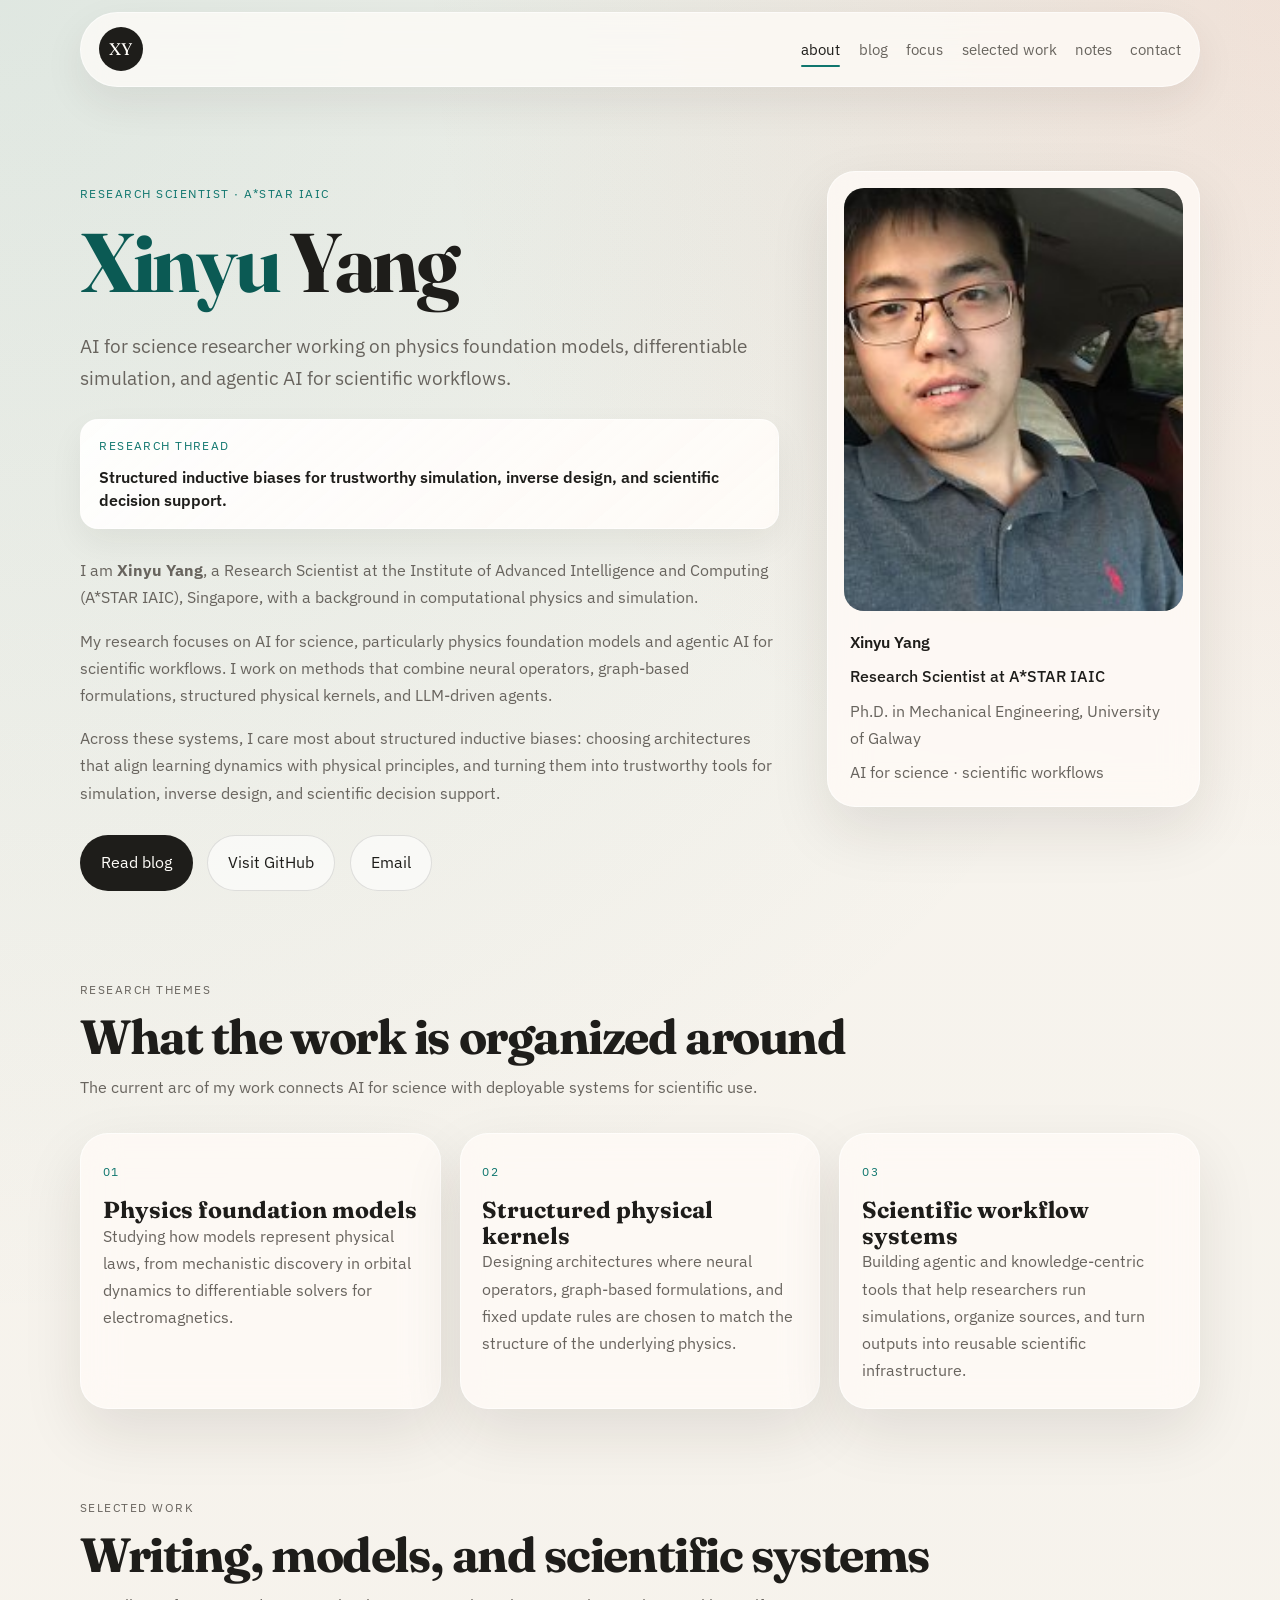
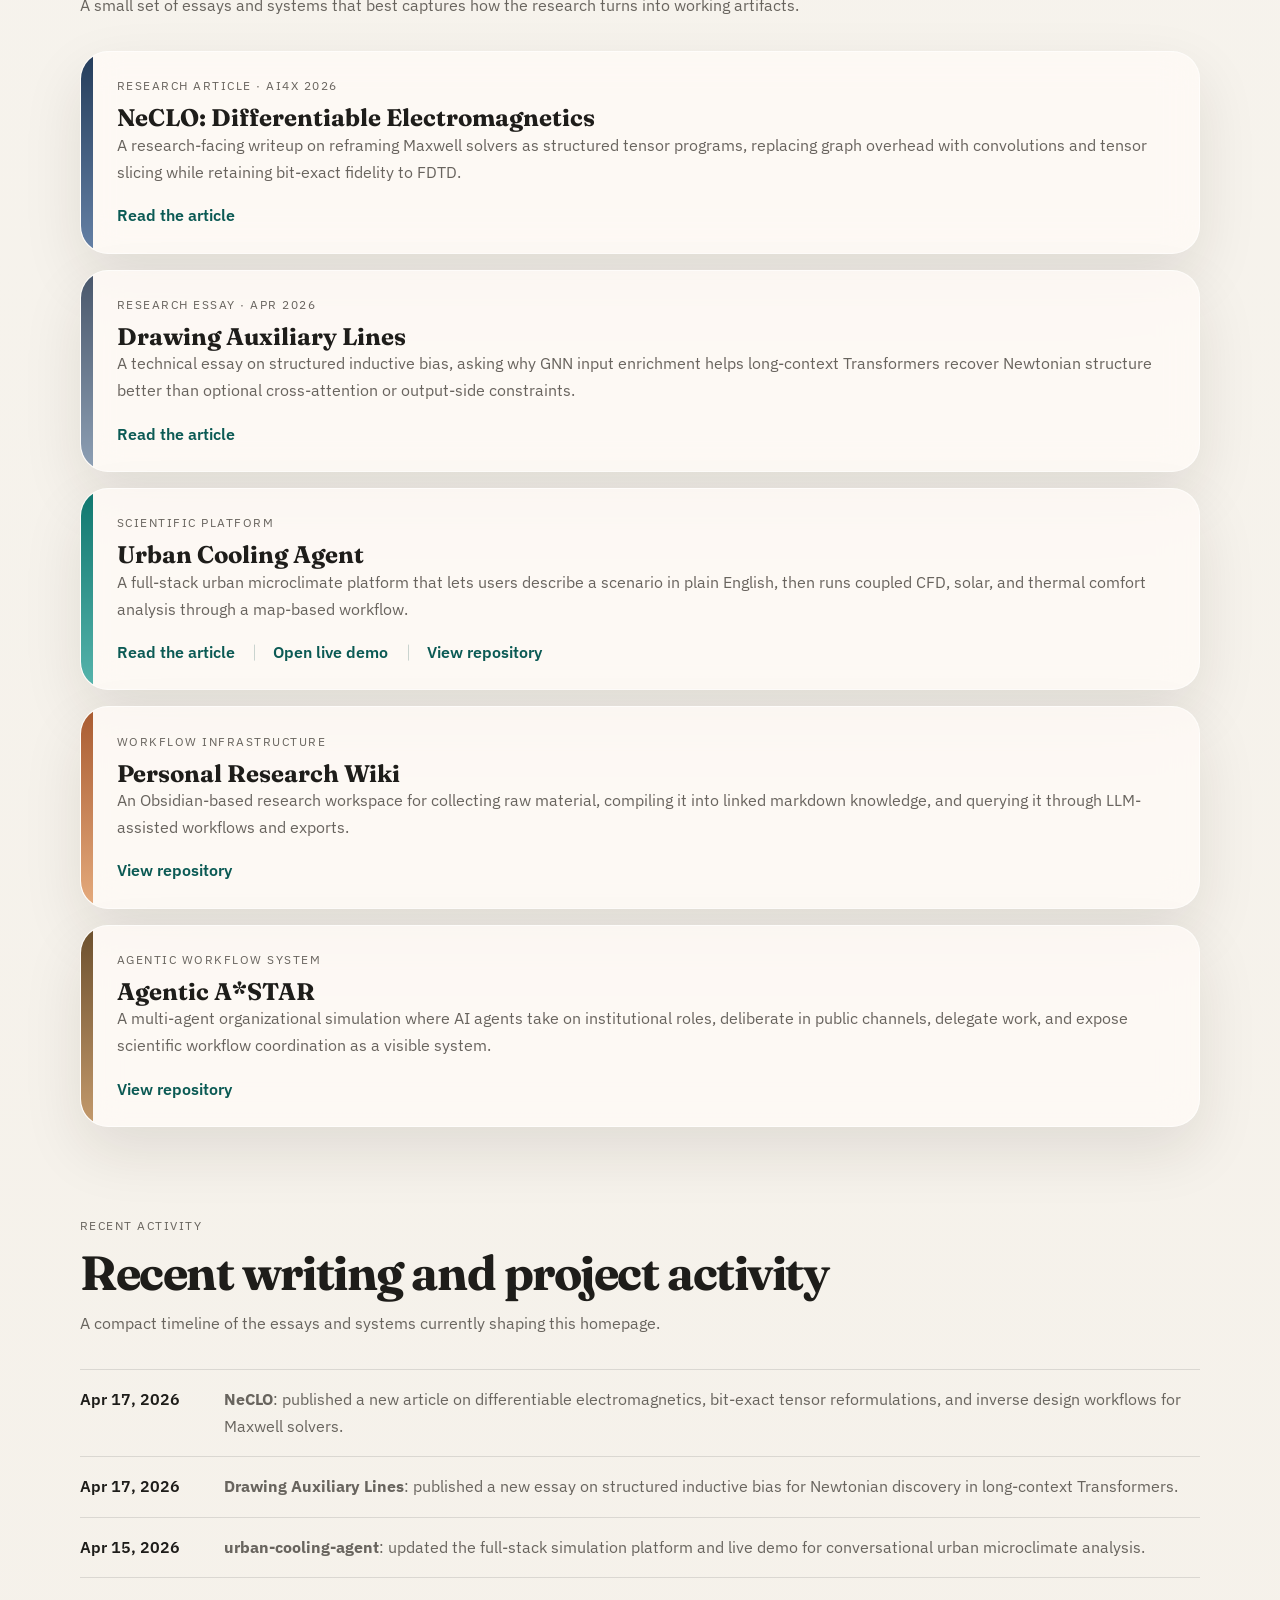
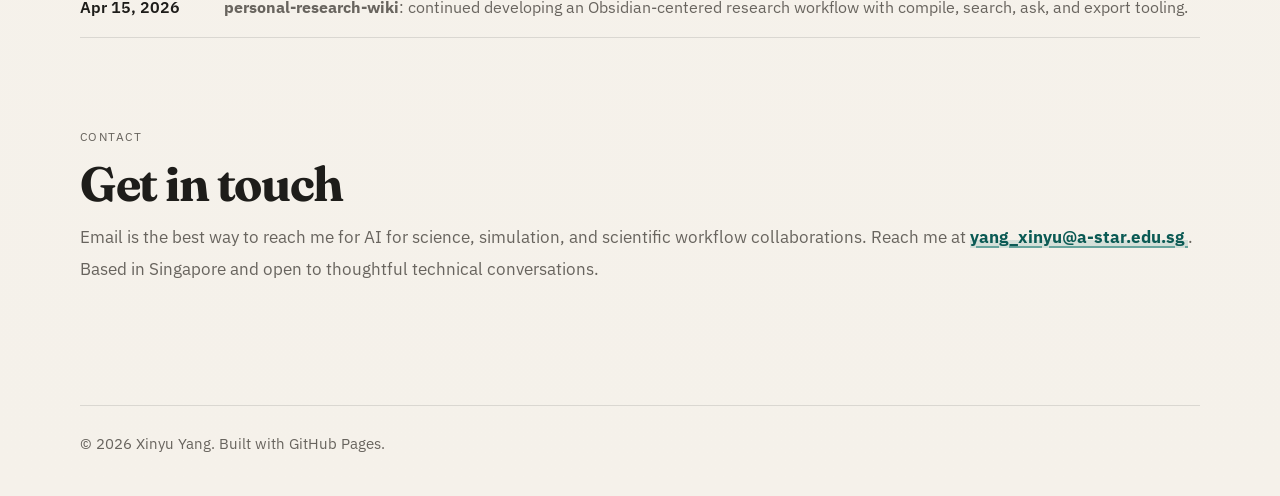
<file: index.html>
<!DOCTYPE html>
<html lang="en">
  <head>
    <meta charset="UTF-8" />
    <meta name="viewport" content="width=device-width, initial-scale=1.0" />
    <title>
      Xinyu Yang | AI for Science, Physics Foundation Models, and Scientific
      Workflows
    </title>
    <meta
      name="description"
      content="Personal homepage for Xinyu Yang, Research Scientist at A*STAR IAIC, working on AI for science, physics foundation models, differentiable simulation, and agentic scientific workflows."
    />
    <meta name="theme-color" content="#1e1d1a" />
    <meta property="og:type" content="website" />
    <meta
      property="og:title"
      content="Xinyu Yang | AI for Science, Physics Foundation Models, and Scientific Workflows"
    />
    <meta
      property="og:description"
      content="Projects and notes from Xinyu Yang across AI for science, physics foundation models, differentiable simulation, and scientific workflow systems."
    />
    <meta property="og:url" content="https://pgupdn.github.io/" />
    <meta property="og:image" content="https://pgupdn.github.io/assets/img/xinyu.jpeg" />
    <meta name="twitter:card" content="summary_large_image" />
    <meta
      name="twitter:title"
      content="Xinyu Yang | AI for Science, Physics Foundation Models, and Scientific Workflows"
    />
    <meta
      name="twitter:description"
      content="Projects and notes from Xinyu Yang across AI for science, physics foundation models, differentiable simulation, and scientific workflow systems."
    />
    <meta name="twitter:image" content="https://pgupdn.github.io/assets/img/xinyu.jpeg" />
    <link rel="canonical" href="https://pgupdn.github.io/" />
    <link rel="preconnect" href="https://fonts.googleapis.com" />
    <link rel="preconnect" href="https://fonts.gstatic.com" crossorigin />
    <link
      href="https://fonts.googleapis.com/css2?family=Fraunces:opsz,wght@9..144,500;9..144,600;9..144,700&family=IBM+Plex+Sans:wght@400;500;600&display=swap"
      rel="stylesheet"
    />
    <link rel="icon" href="assets/favicon.svg" type="image/svg+xml" />
    <link rel="stylesheet" href="styles.css" />
  </head>
  <body>
    <header class="site-header">
      <div class="container nav-shell">
        <a class="brand" href="#top" aria-label="Go to the top of the page">XY</a>
        <button
          class="nav-toggle"
          type="button"
          aria-expanded="false"
          aria-controls="site-nav"
        >
          Menu
        </button>
        <nav id="site-nav" class="site-nav" aria-label="Main navigation">
          <a href="#about">about</a>
          <a href="/blog/">blog</a>
          <a href="#focus">focus</a>
          <a href="#work">selected work</a>
          <a href="#notes">notes</a>
          <a href="#contact">contact</a>
        </nav>
      </div>
    </header>

    <main id="top" class="page-shell">
      <section id="about" class="hero container">
        <div class="hero-copy">
          <p class="eyebrow">Research Scientist · A*STAR IAIC</p>
          <h1><span>Xinyu</span> Yang</h1>
          <p class="lede">
            AI for science researcher working on physics foundation models,
            differentiable simulation, and agentic AI for scientific workflows.
          </p>

          <div class="hero-thread">
            <p class="hero-thread-label">Research thread</p>
            <p class="hero-thread-copy">
              Structured inductive biases for trustworthy simulation, inverse
              design, and scientific decision support.
            </p>
          </div>

          <div class="intro-copy">
            <p>
              I am <strong>Xinyu Yang</strong>, a Research Scientist at the
              Institute of Advanced Intelligence and Computing (A*STAR IAIC),
              Singapore, with a background in
              computational physics and simulation.
            </p>
            <p>
              My research focuses on AI for science, particularly physics
              foundation models and agentic AI for scientific workflows. I work
              on methods that combine neural operators, graph-based
              formulations, structured physical kernels, and LLM-driven agents.
            </p>
            <p>
              Across these systems, I care most about structured inductive
              biases: choosing architectures that align learning dynamics with
              physical principles, and turning them into trustworthy tools for
              simulation, inverse design, and scientific decision support.
            </p>
          </div>

          <div class="cta-row">
            <a class="button button-primary" href="/blog/">Read blog</a>
            <a
              class="button button-secondary"
              href="https://github.com/PgUpDn"
              target="_blank"
              rel="noreferrer"
            >
              Visit GitHub
            </a>
            <a
              class="button button-secondary"
              href="mailto:yang_xinyu@a-star.edu.sg"
              data-email-link
              data-email-address="yang_xinyu@a-star.edu.sg"
            >
              Email
            </a>
          </div>

        </div>

        <aside class="profile-card">
          <div class="portrait-frame">
            <img
              src="assets/img/xinyu.jpeg"
              alt="Portrait of Xinyu Yang"
              class="portrait"
            />
          </div>
          <div class="profile-meta">
            <p>Xinyu Yang</p>
            <p>Research Scientist at A*STAR IAIC</p>
            <p>Ph.D. in Mechanical Engineering, University of Galway</p>
            <p>AI for science · scientific workflows</p>
          </div>
        </aside>
      </section>

      <section id="focus" class="section container">
        <div class="section-heading wide-heading">
          <p class="section-kicker">Research themes</p>
          <h2>What the work is organized around</h2>
          <p>
            The current arc of my work connects AI for science with deployable
            systems for scientific use.
          </p>
        </div>

        <div class="card-grid">
          <article class="info-card">
            <span class="card-tag">01</span>
            <h3>Physics foundation models</h3>
            <p>
              Studying how models represent physical laws, from mechanistic
              discovery in orbital dynamics to differentiable solvers for
              electromagnetics.
            </p>
          </article>

          <article class="info-card">
            <span class="card-tag">02</span>
            <h3>Structured physical kernels</h3>
            <p>
              Designing architectures where neural operators, graph-based
              formulations, and fixed update rules are chosen to match the
              structure of the underlying physics.
            </p>
          </article>

          <article class="info-card">
            <span class="card-tag">03</span>
            <h3>Scientific workflow systems</h3>
            <p>
              Building agentic and knowledge-centric tools that help researchers
              run simulations, organize sources, and turn outputs into reusable
              scientific infrastructure.
            </p>
          </article>
        </div>
      </section>

      <section id="work" class="section container">
        <div class="section-heading work-heading">
          <p class="section-kicker">Selected work</p>
          <h2>Writing, models, and scientific systems</h2>
          <p>
            A small set of essays and systems that best captures how the
            research turns into working artifacts.
          </p>
        </div>

        <div class="project-list">
          <article class="project-card">
            <div class="project-accent accent-three"></div>
            <div class="project-body">
              <p class="project-label">Research article · AI4X 2026</p>
              <h3>NeCLO: Differentiable Electromagnetics</h3>
              <p>
                A research-facing writeup on reframing Maxwell solvers as
                structured tensor programs, replacing graph overhead with
                convolutions and tensor slicing while retaining bit-exact
                fidelity to FDTD.
              </p>
              <a href="/blog/2026/neclo-differentiable-electromagnetics/">
                Read the article
              </a>
            </div>
          </article>

          <article class="project-card">
            <div class="project-accent accent-four"></div>
            <div class="project-body">
              <p class="project-label">Research essay · Apr 2026</p>
              <h3>Drawing Auxiliary Lines</h3>
              <p>
                A technical essay on structured inductive bias, asking why GNN
                input enrichment helps long-context Transformers recover
                Newtonian structure better than optional cross-attention or
                output-side constraints.
              </p>
              <a href="/blog/2026/drawing-auxiliary-lines/">Read the article</a>
            </div>
          </article>

          <article class="project-card">
            <div class="project-accent accent-one"></div>
            <div class="project-body">
              <p class="project-label">Scientific platform</p>
              <h3>Urban Cooling Agent</h3>
              <p>
                A full-stack urban microclimate platform that lets users describe
                a scenario in plain English, then runs coupled CFD, solar, and
                thermal comfort analysis through a map-based workflow.
              </p>
              <div class="project-actions">
                <a
                  href="https://pgupdn.github.io/blog/2026/agentic-urban-comfort-energy/"
                  target="_blank"
                  rel="noreferrer"
                >
                  Read the article
                </a>
                <a
                  href="https://pgupdn.github.io/urban-cooling-agent/"
                  target="_blank"
                  rel="noreferrer"
                >
                  Open live demo
                </a>
                <a
                  href="https://github.com/PgUpDn/urban-cooling-agent"
                  target="_blank"
                  rel="noreferrer"
                >
                  View repository
                </a>
              </div>
            </div>
          </article>

          <article class="project-card">
            <div class="project-accent accent-two"></div>
            <div class="project-body">
              <p class="project-label">Workflow infrastructure</p>
              <h3>Personal Research Wiki</h3>
              <p>
                An Obsidian-based research workspace for collecting raw material,
                compiling it into linked markdown knowledge, and querying it through
                LLM-assisted workflows and exports.
              </p>
              <a
                href="https://github.com/PgUpDn/personal-research-wiki"
                target="_blank"
                rel="noreferrer"
              >
                View repository
              </a>
            </div>
          </article>

          <article class="project-card">
            <div class="project-accent accent-five"></div>
            <div class="project-body">
              <p class="project-label">Agentic workflow system</p>
              <h3>Agentic A*STAR</h3>
              <p>
                A multi-agent organizational simulation where AI agents take on
                institutional roles, deliberate in public channels, delegate
                work, and expose scientific workflow coordination as a visible
                system.
              </p>
              <a
                href="https://github.com/PgUpDn/agentic-astar"
                target="_blank"
                rel="noreferrer"
              >
                View repository
              </a>
            </div>
          </article>

        </div>
      </section>

      <section id="notes" class="section container">
        <div class="section-heading wide-heading">
          <p class="section-kicker">Recent activity</p>
          <h2>Recent writing and project activity</h2>
          <p>
            A compact timeline of the essays and systems currently shaping this
            homepage.
          </p>
        </div>

        <div class="notes-table" role="list">
          <div class="note-row" role="listitem">
            <span class="note-date">Apr 17, 2026</span>
            <p>
              <strong>NeCLO</strong>: published a new article on differentiable
              electromagnetics, bit-exact tensor reformulations, and inverse
              design workflows for Maxwell solvers.
            </p>
          </div>
          <div class="note-row" role="listitem">
            <span class="note-date">Apr 17, 2026</span>
            <p>
              <strong>Drawing Auxiliary Lines</strong>: published a new essay on
              structured inductive bias for Newtonian discovery in long-context
              Transformers.
            </p>
          </div>
          <div class="note-row" role="listitem">
            <span class="note-date">Apr 15, 2026</span>
            <p>
              <strong>urban-cooling-agent</strong>: updated the full-stack simulation
              platform and live demo for conversational urban microclimate analysis.
            </p>
          </div>
          <div class="note-row" role="listitem">
            <span class="note-date">Apr 15, 2026</span>
            <p>
              <strong>personal-research-wiki</strong>: continued developing an
              Obsidian-centered research workflow with compile, search, ask, and
              export tooling.
            </p>
          </div>
        </div>
      </section>

      <section id="contact" class="section container contact-section">
        <div class="section-heading contact-copy">
          <p class="section-kicker">Contact</p>
          <h2>Get in touch</h2>
          <p class="contact-summary">
            Email is the best way to reach me for AI for science, simulation,
            and scientific workflow collaborations. Reach me at
            <a
              class="contact-inline-link"
              href="mailto:yang_xinyu@a-star.edu.sg"
              data-email-link
              data-email-address="yang_xinyu@a-star.edu.sg"
            >
              yang_xinyu@a-star.edu.sg
            </a>.
            Based in Singapore and open to thoughtful technical conversations.
          </p>
        </div>
      </section>
    </main>

    <footer class="site-footer">
      <div class="container footer-shell">
        <p>
          &copy; <span id="year"></span> Xinyu Yang. Built with GitHub Pages.
        </p>
      </div>
    </footer>

    <script src="script.js"></script>
  </body>
</html>
</file>
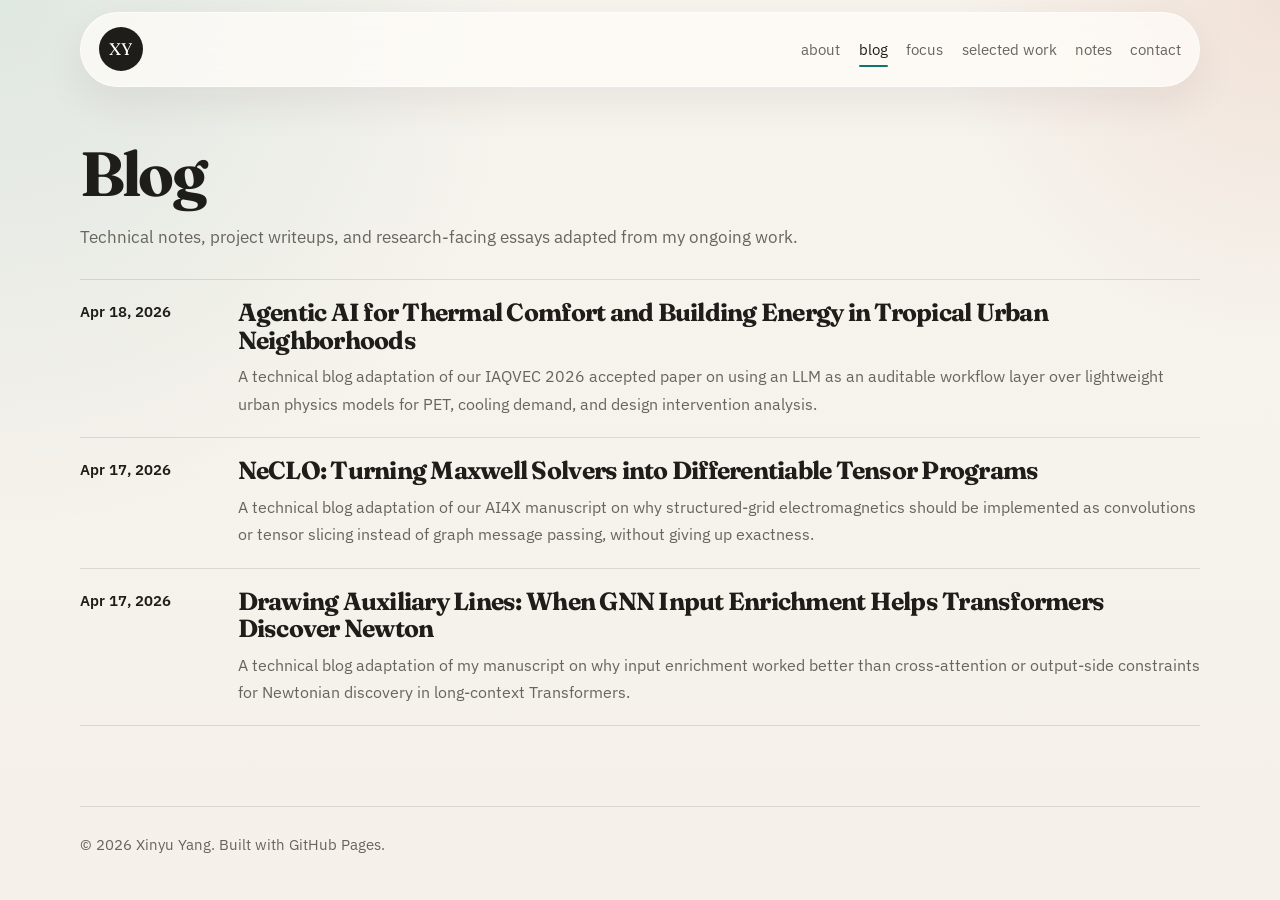
<file: blog/index.html>
<!DOCTYPE html>
<html lang="en">
  <head>
    <meta charset="UTF-8" />
    <meta name="viewport" content="width=device-width, initial-scale=1.0" />
    <title>Blog | Xinyu Yang</title>
    <meta
      name="description"
      content="Technical writing by Xinyu Yang on AI systems, simulation, inductive bias, and research tooling."
    />
    <link rel="icon" href="/assets/favicon.svg" type="image/svg+xml" />
    <link rel="preconnect" href="https://fonts.googleapis.com" />
    <link rel="preconnect" href="https://fonts.gstatic.com" crossorigin />
    <link
      href="https://fonts.googleapis.com/css2?family=Fraunces:opsz,wght@9..144,500;9..144,600;9..144,700&family=IBM+Plex+Sans:wght@400;500;600&display=swap"
      rel="stylesheet"
    />
    <link rel="stylesheet" href="/styles.css" />
  </head>
  <body class="blog-page-body">
    <header class="site-header">
      <div class="container nav-shell">
        <a class="brand" href="/" aria-label="Go to the home page">XY</a>
        <button
          class="nav-toggle"
          type="button"
          aria-expanded="false"
          aria-controls="site-nav"
        >
          Menu
        </button>
        <nav id="site-nav" class="site-nav" aria-label="Main navigation">
          <a href="/#about">about</a>
          <a class="current" href="/blog/">blog</a>
          <a href="/#focus">focus</a>
          <a href="/#work">selected work</a>
          <a href="/#notes">notes</a>
          <a href="/#contact">contact</a>
        </nav>
      </div>
    </header>

    <main class="post-page">
      <div class="container">
        <div class="essay-layout">
          <header class="essay-directory-header">
            <h1 class="essay-directory-title">Blog</h1>
            <p class="essay-directory-copy">
              Technical notes, project writeups, and research-facing essays adapted
              from my ongoing work.
            </p>
          </header>

          <section class="blog-list">
            <article class="blog-list-item">
              <time class="blog-list-date" datetime="2026-04-18">Apr 18, 2026</time>
              <div class="blog-list-body">
                <h2>
                  <a href="/blog/2026/agentic-urban-comfort-energy/">
                    Agentic AI for Thermal Comfort and Building Energy in
                    Tropical Urban Neighborhoods
                  </a>
                </h2>
                <p>
                  A technical blog adaptation of our IAQVEC 2026 accepted paper
                  on using an LLM as an auditable workflow layer over
                  lightweight urban physics models for PET, cooling demand, and
                  design intervention analysis.
                </p>
              </div>
            </article>

            <article class="blog-list-item">
              <time class="blog-list-date" datetime="2026-04-17">Apr 17, 2026</time>
              <div class="blog-list-body">
                <h2>
                  <a href="/blog/2026/neclo-differentiable-electromagnetics/">
                    NeCLO: Turning Maxwell Solvers into Differentiable Tensor
                    Programs
                  </a>
                </h2>
                <p>
                  A technical blog adaptation of our AI4X manuscript on why
                  structured-grid electromagnetics should be implemented as
                  convolutions or tensor slicing instead of graph message
                  passing, without giving up exactness.
                </p>
              </div>
            </article>

            <article class="blog-list-item">
              <time class="blog-list-date" datetime="2026-04-17">Apr 17, 2026</time>
              <div class="blog-list-body">
                <h2>
                  <a href="/blog/2026/drawing-auxiliary-lines/">
                    Drawing Auxiliary Lines: When GNN Input Enrichment Helps
                    Transformers Discover Newton
                  </a>
                </h2>
                <p>
                  A technical blog adaptation of my manuscript on why input
                  enrichment worked better than cross-attention or output-side
                  constraints for Newtonian discovery in long-context
                  Transformers.
                </p>
              </div>
            </article>
          </section>
        </div>
      </div>
    </main>

    <footer class="site-footer">
      <div class="container footer-shell">
        <p>
          &copy; <span id="year"></span> Xinyu Yang. Built with GitHub Pages.
        </p>
      </div>
    </footer>

    <script src="/script.js"></script>
  </body>
</html>
</file>
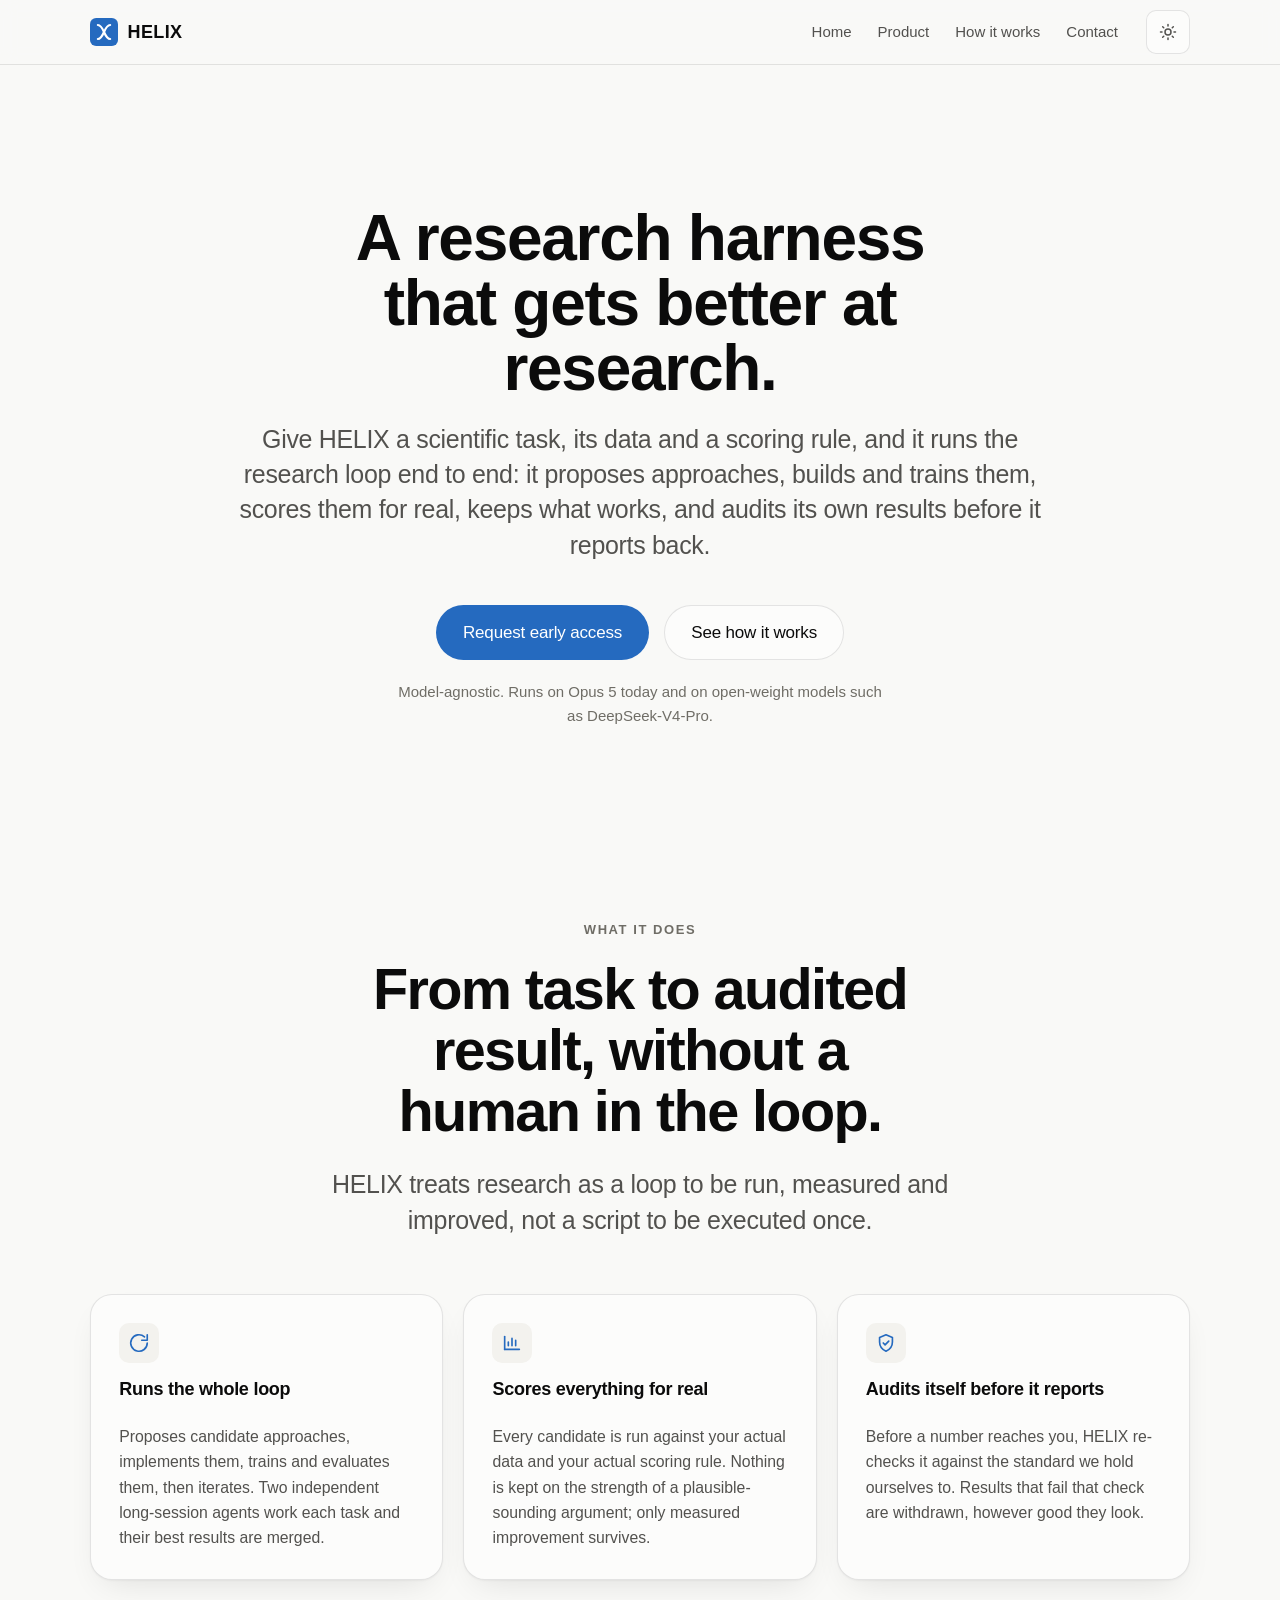
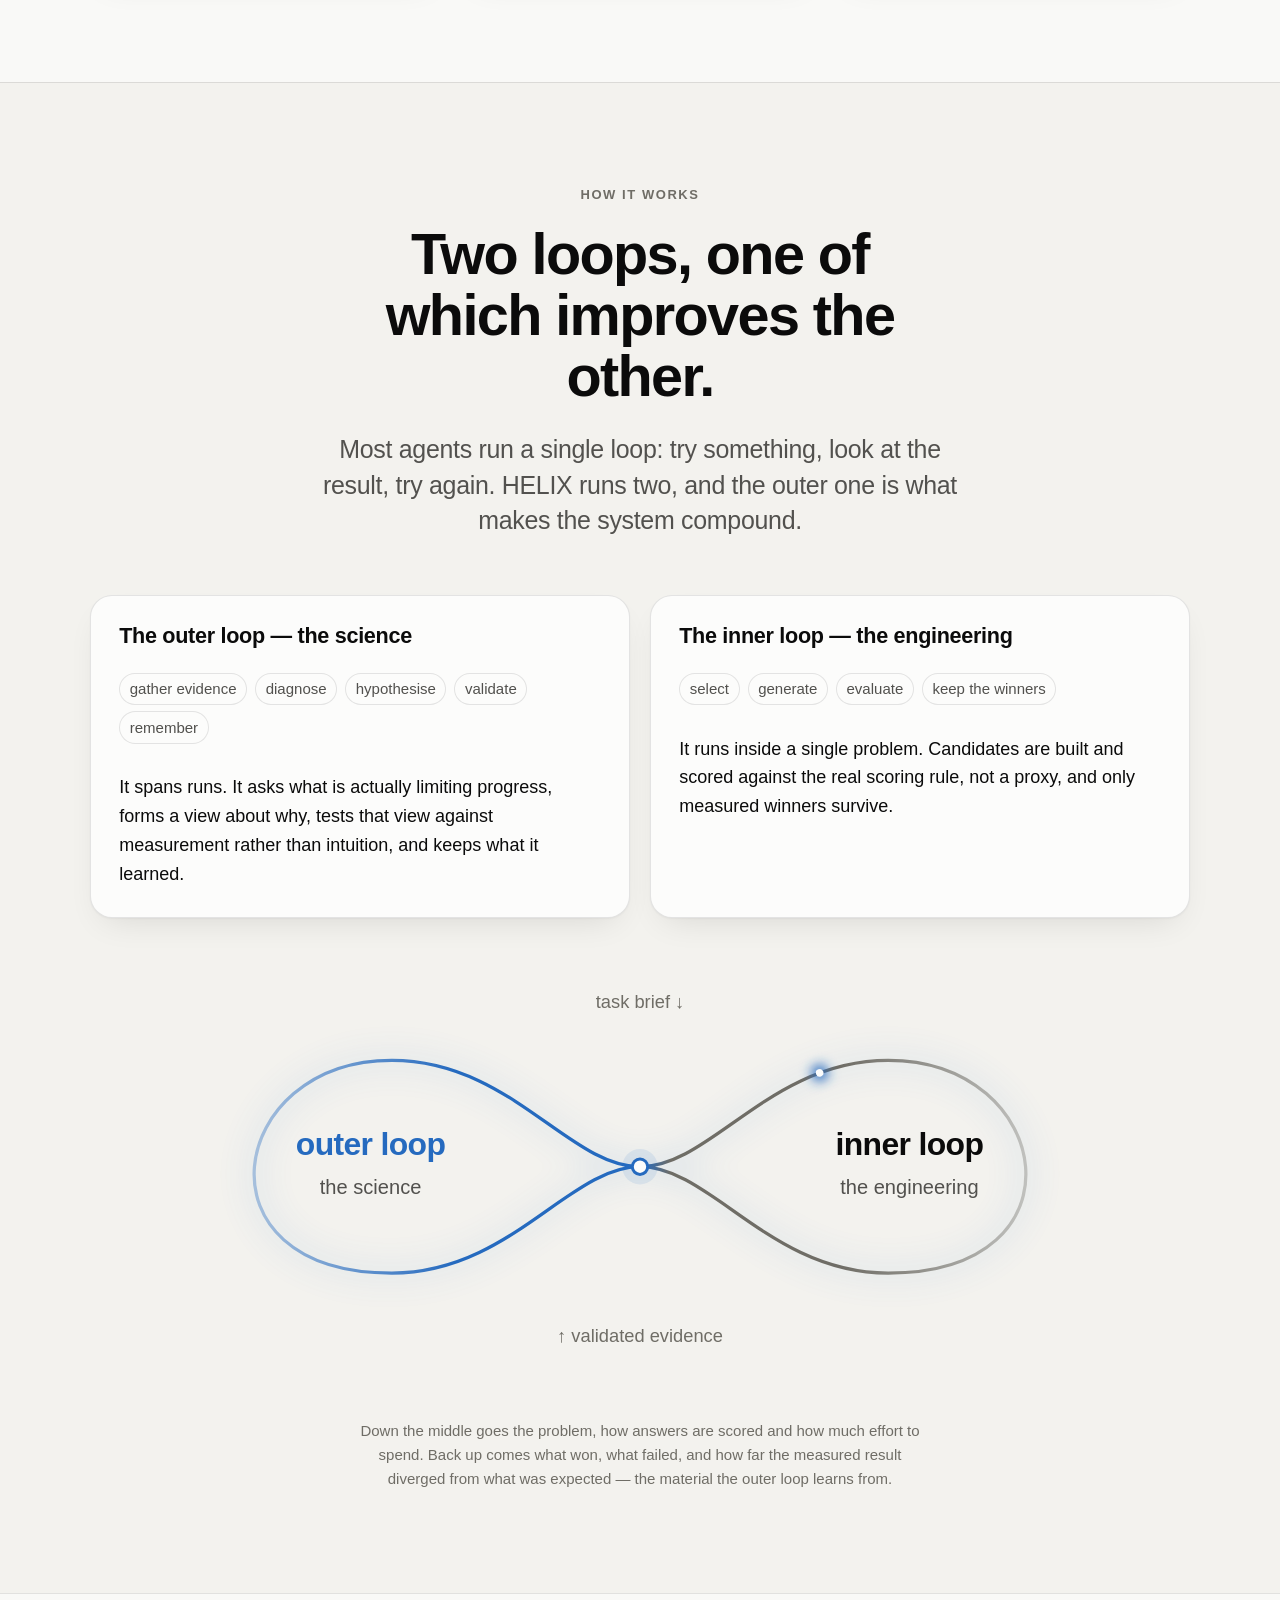
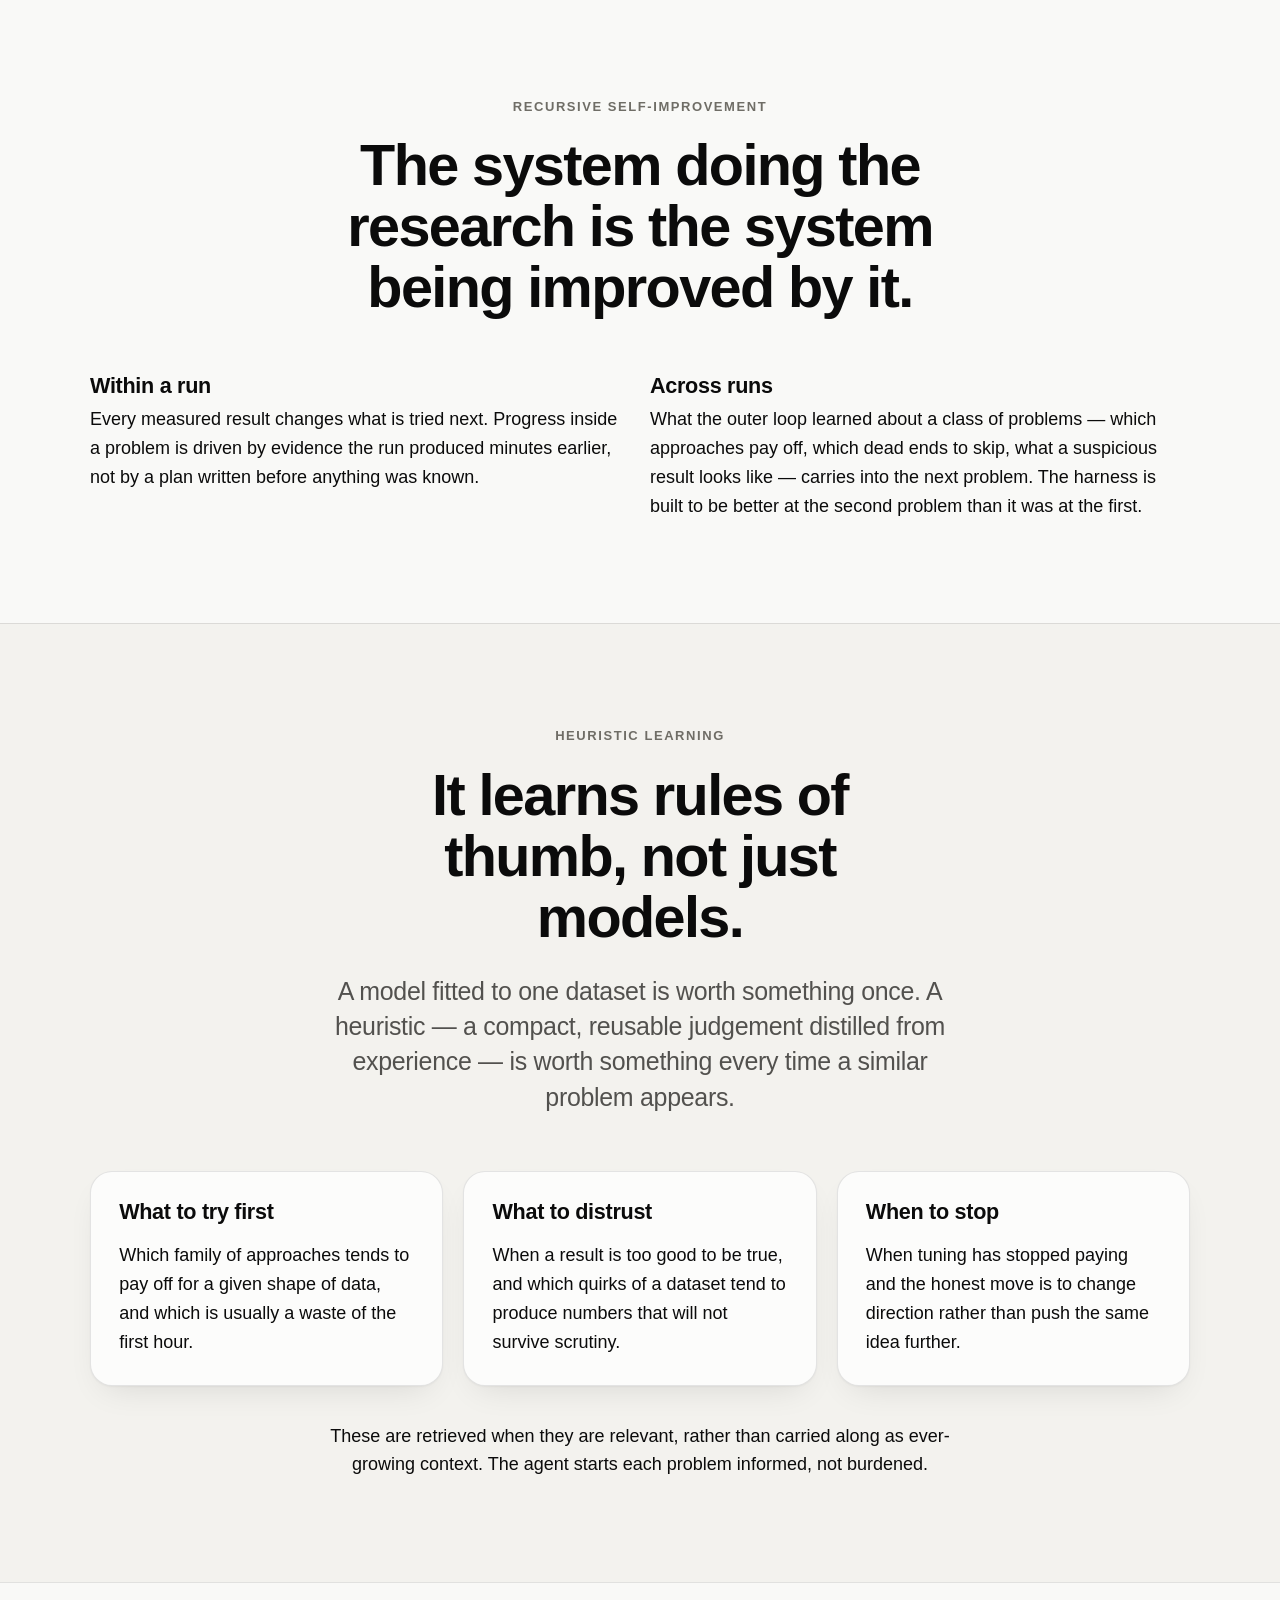
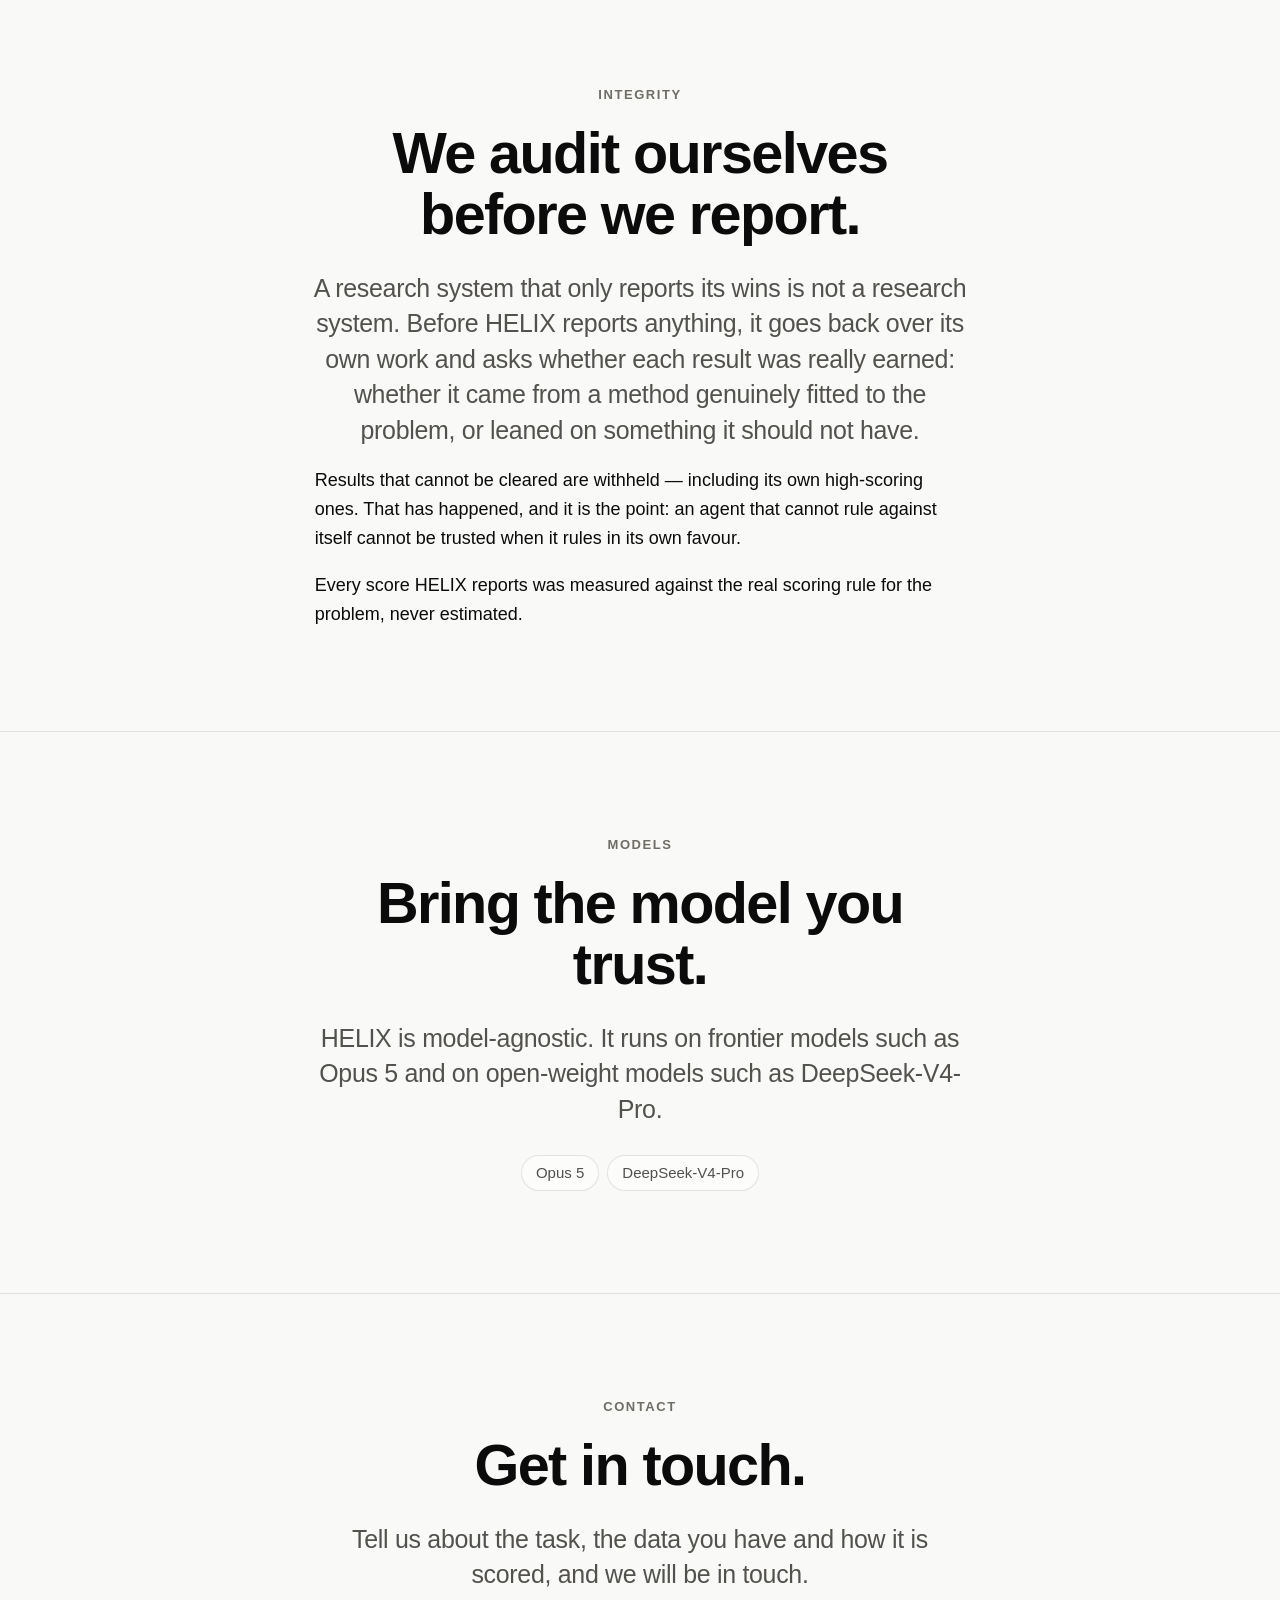
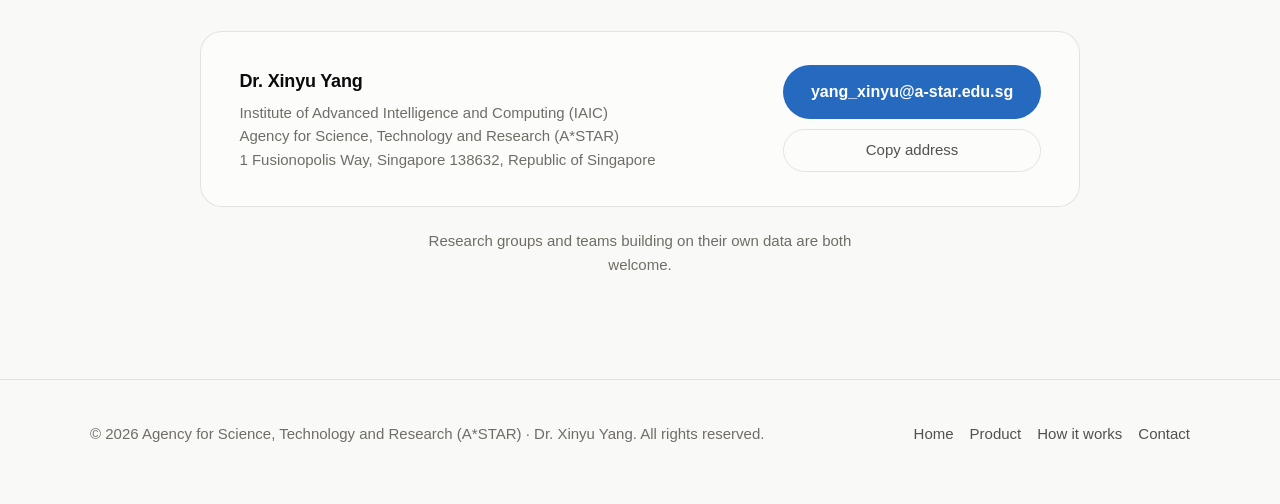
<file: helix/index.html>
<!DOCTYPE html>
<html lang="en">
<head>
<meta charset="utf-8">
<meta name="viewport" content="width=device-width, initial-scale=1">
<meta name="color-scheme" content="light">
<title>HELIX — A research harness that gets better at research</title>
<meta name="description" content="HELIX runs the research loop end to end: it proposes approaches, builds and trains them, scores them for real, keeps what works, and audits its own results before reporting.">
<meta name="referrer" content="no-referrer">
<link rel="icon" type="image/svg+xml" href="data:image/svg+xml,%3Csvg xmlns='http://www.w3.org/2000/svg' viewBox='0 0 64 64'%3E%3Crect width='64' height='64' rx='14' fill='%23256abf'/%3E%3Cpath d='M18 16c14 0 14 32 28 32M46 16c-14 0-14 32-28 32' fill='none' stroke='%23fff' stroke-width='5' stroke-linecap='round'/%3E%3C/svg%3E">
<style>
/* ---------- Design tokens (light is default; dark is a selected token set) ---------- */
:root {
  color-scheme: light;
  --page: #f9f9f7;
  --surface: #fcfcfb;
  --surface-2: #f3f2ee;
  --text: #0b0b0b;
  --text-2: #52514e;
  --muted: #6f6d66;
  --grid: #e1e0d9;
  --axis: #b0aea3;
  --border: rgba(11, 11, 11, 0.10);
  --accent: #256abf;
  --accent-hover: #2264b8;
  --on-accent: #ffffff;
  --good: #006300;
  --series-1: #256abf;   /* HELIX (emphasis) */
  --series-2: #6f6d66;   /* comparator, darker gray */
  --series-3: #9d9b92;   /* comparator, lighter gray */
  --shadow: 0 1px 2px rgba(11, 11, 11, 0.04), 0 8px 24px rgba(11, 11, 11, 0.05);
}
@media (prefers-color-scheme: dark) and (min-width: 999999px) {
  :root:where(:not([data-theme="light"])) {
    color-scheme: dark;
    --page: #0d0d0d;
    --surface: #1a1a19;
    --surface-2: #222220;
    --text: #ffffff;
    --text-2: #c3c2b7;
    --muted: #898781;
    --grid: #2c2c2a;
    --axis: #383835;
    --border: rgba(255, 255, 255, 0.10);
    --accent: #3987e5;
    --accent-hover: #5598e7;
    --on-accent: #0b0b0b;
    --good: #0ca30c;
    --series-1: #3987e5;
    --series-2: #898781;
    --series-3: #6f6e68;
    --shadow: none;
  }
}
:root[data-theme="dark"] {
  color-scheme: dark;
  --page: #0d0d0d;
  --surface: #1a1a19;
  --surface-2: #222220;
  --text: #ffffff;
  --text-2: #c3c2b7;
  --muted: #898781;
  --grid: #2c2c2a;
  --axis: #383835;
  --border: rgba(255, 255, 255, 0.10);
  --accent: #3987e5;
  --accent-hover: #5598e7;
  --on-accent: #0b0b0b;
  --good: #0ca30c;
  --series-1: #3987e5;
  --series-2: #898781;
  --series-3: #6f6e68;
  --shadow: none;
}

/* ---------- Base ---------- */
*, *::before, *::after { box-sizing: border-box; }
html { -webkit-text-size-adjust: 100%; scroll-behavior: smooth; }
@media (prefers-reduced-motion: reduce) { html { scroll-behavior: auto; } }
body {
  margin: 0;
  background: var(--page);
  color: var(--text);
  font-family: Inter, system-ui, -apple-system, "Segoe UI", Roboto, "Helvetica Neue", Arial, sans-serif;
  font-size: clamp(1rem, 0.95rem + 0.25vw, 1.125rem);
  line-height: 1.6;
  -webkit-font-smoothing: antialiased;
  text-rendering: optimizeLegibility;
}
h1, h2, h3 { margin: 0; line-height: 1.15; letter-spacing: -0.01em; overflow-wrap: anywhere; }
p { margin: 0; overflow-wrap: anywhere; }
.prose + .prose, .lead + .prose, .card p + p, #integrity p + p { margin-top: 1.15rem; }
.section > .container > h2 { margin-top: .5rem; }
.section > .container > .lead { margin-top: 1.25rem; }
.tiles + .prose, .loops + .fig, .fig + .prose { margin-top: 2.25rem; }
a { color: var(--accent); text-decoration-thickness: 1px; text-underline-offset: 0.15em; }
a:hover { color: var(--accent-hover); }
:focus-visible { outline: 2px solid var(--accent); outline-offset: 3px; border-radius: 4px; }
.skip {
  position: absolute; left: 1rem; top: -100px;
  background: var(--surface); color: var(--text); padding: 0.75rem 1rem;
  border: 1px solid var(--border); border-radius: 8px; z-index: 100;
}
.skip:focus { top: 1rem; }
.container { width: 100%; max-width: 1180px; margin-inline: auto; padding-inline: clamp(1rem, 4vw, 2.5rem); }
.prose { max-width: 65ch; }
.section { padding-block: clamp(4rem, 5vw + 2rem, 8rem); }
.section + .section { border-top: 1px solid var(--border); }
.eyebrow { font-size: 0.875rem; font-weight: 600; letter-spacing: 0.08em; text-transform: uppercase; color: var(--muted); margin-bottom: 0.75rem; }
h2 { font-size: clamp(1.5rem, 1.1rem + 1.6vw, 2.25rem); font-weight: 600; }
.lead { color: var(--text-2); font-size: clamp(1.05rem, 0.95rem + 0.4vw, 1.25rem); margin-top: 1rem; }
.stack > * + * { margin-top: 1rem; }
.mt-2 { margin-top: 2rem; }
.mt-3 { margin-top: 3rem; }

/* ---------- Header / nav ---------- */
.site-header {
  position: relative; z-index: 50;
  background: color-mix(in srgb, var(--page) 88%, transparent);
  backdrop-filter: blur(8px); -webkit-backdrop-filter: blur(8px);
  border-bottom: 1px solid var(--border);
}
@supports not (background: color-mix(in srgb, red 50%, blue)) { .site-header { background: var(--page); } }
@media (min-width: 700px) { .site-header { position: sticky; top: 0; } }
.nav { display: flex; flex-wrap: wrap; align-items: center; gap: 0.25rem 1rem; min-height: 64px; padding-block: 0.375rem; }
.brand { display: inline-flex; align-items: center; gap: 0.6rem; min-height: 44px; color: var(--text); text-decoration: none; font-weight: 700; font-size: 1.125rem; letter-spacing: 0.02em; }
.brand svg { width: 28px; height: 28px; flex: none; }
.nav > nav { margin-left: auto; order: 1; }
.nav > .theme-btn { order: 2; }
.nav-links { display: flex; flex-wrap: wrap; align-items: center; gap: 0.125rem; margin: 0; padding: 0; list-style: none; }
.nav-links a {
  display: inline-flex; align-items: center; min-height: 44px; padding: 0 0.75rem;
  color: var(--text-2); text-decoration: none; font-weight: 500; font-size: 0.9375rem; border-radius: 8px;
}
.nav-links a:hover { color: var(--text); background: var(--surface-2); }
.theme-btn {
  display: inline-flex; align-items: center; justify-content: center; width: 44px; height: 44px;
  border: 1px solid var(--border); border-radius: 10px; background: var(--surface); color: var(--text-2); cursor: pointer;
}
.theme-btn:hover { color: var(--text); }
.theme-btn svg { width: 18px; height: 18px; }
.theme-btn .moon { display: none; }
@media (max-width: 560px) {
  .nav > nav { order: 2; width: 100%; margin-left: 0; }
  .nav > .theme-btn { order: 1; margin-left: auto; }
  .nav-links { margin-left: -0.6rem; }
  .nav-links a { padding: 0 0.6rem; }
}
:root[data-theme="dark"] .theme-btn .sun { display: none; }
:root[data-theme="dark"] .theme-btn .moon { display: block; }
@media (prefers-color-scheme: dark) and (min-width: 999999px) {
  :root:where(:not([data-theme="light"])) .theme-btn .sun { display: none; }
  :root:where(:not([data-theme="light"])) .theme-btn .moon { display: block; }
}

/* ---------- Hero ---------- */
.hero { padding-block: clamp(4rem, 6vw + 2rem, 8rem) clamp(3rem, 5vw + 1rem, 6rem); }
.hero h1 { font-size: clamp(2.125rem, 1.25rem + 4vw, 4rem); font-weight: 700; letter-spacing: -0.02em; max-width: 18ch; }
.hero .lead { max-width: 60ch; margin-top: 1.25rem; }
.cta-row { display: flex; flex-wrap: wrap; gap: 0.75rem; margin-top: 2rem; }
.btn {
  display: inline-flex; align-items: center; justify-content: center; gap: 0.5rem;
  min-height: 48px; padding: 0.75rem 1.375rem; border-radius: 10px;
  font-weight: 600; font-size: 1rem; text-decoration: none; cursor: pointer;
  border: 1px solid transparent; transition: background-color 120ms ease, color 120ms ease;
}
.btn-primary { background: var(--accent); color: var(--on-accent); }
.btn-primary:hover { background: var(--accent-hover); color: var(--on-accent); }
.btn-secondary { background: var(--surface); color: var(--text); border-color: var(--border); }
.btn-secondary:hover { background: var(--surface-2); color: var(--text); }
.hero-note { margin-top: 1.25rem; font-size: 0.9375rem; color: var(--muted); max-width: 60ch; }

/* ---------- Cards, tiles, KPI row ---------- */
.card { background: var(--surface); border: 1px solid var(--border); border-radius: 18px;
    box-shadow: var(--shadow); padding: clamp(1.4rem, 1.6vw, 2rem); height: 100%;
    display: flex; flex-direction: column; }
  .card > p:last-child { margin-bottom: 0; }
  .tiles, .loops, .split { align-items: stretch; }
.tiles { display: grid; grid-template-columns: repeat(auto-fit, minmax(min(100%, 260px), 1fr)); gap: 1rem; margin-top: 2rem; }
.tile { padding: clamp(1.25rem, 2vw, 1.75rem); }
.tile-icon { width: 40px; height: 40px; display: grid; place-items: center; border-radius: 10px; background: var(--surface-2); color: var(--accent); margin-bottom: 1rem; }
.tile-icon svg { width: 22px; height: 22px; }
.tile h3 { font-size: 1.125rem; font-weight: 600; margin-bottom: 0.5rem; }
.tile p { color: var(--text-2); font-size: 0.9875rem; }
.kpis { display: grid; grid-template-columns: repeat(auto-fit, minmax(min(100%, 240px), 1fr)); gap: 1rem; margin-top: 2rem; }
.kpi { padding: clamp(1.125rem, 2vw, 1.5rem); display: flex; flex-direction: column; gap: 0.35rem; }
.kpi-label { font-size: 0.9375rem; color: var(--text-2); }
.kpi-value { font-size: clamp(2rem, 1.2rem + 2vw, 2.5rem); font-variant-numeric: tabular-nums; font-weight: 600; line-height: 1.1; letter-spacing: -0.02em; overflow-wrap: anywhere; }
.kpi-sub { font-size: 0.9375rem; color: var(--muted); }
.kpi-delta { font-size: 0.9375rem; font-weight: 600; color: var(--good); display: inline-flex; align-items: center; gap: 0.3rem; }
.kpi-delta svg { width: 12px; height: 12px; }
.kpi-delta span { color: var(--text-2); font-weight: 500; }
@media (min-width: 818px) and (max-width: 1087px) { .kpis { grid-template-columns: repeat(2, minmax(0, 1fr)); } }
.disclosure {
  margin-top: 1.25rem; padding: 0.875rem 1rem; border-radius: 10px;
  background: var(--surface-2); border: 1px solid var(--border);
  color: var(--text-2); font-size: 0.9375rem; max-width: 72ch;
}
.disclosure strong { color: var(--text); font-weight: 600; }

/* ---------- Emphasis chart (HTML bars) ---------- */
.chart { margin-top: 2rem; padding: clamp(1.125rem, 2vw, 1.75rem); }
.chart-head { display: flex; flex-wrap: wrap; align-items: baseline; justify-content: space-between; gap: 0.5rem 1.5rem; }
.chart-title { font-size: 1.0625rem; font-weight: 600; }
.chart-sub { font-size: 0.9375rem; color: var(--muted); }
.legend { display: flex; flex-wrap: wrap; gap: 0.5rem 1.25rem; margin: 0; padding: 0; list-style: none; font-size: 0.9375rem; color: var(--text-2); }
.legend li { display: inline-flex; align-items: center; gap: 0.45rem; min-height: 24px; }
.swatch { width: 12px; height: 12px; border-radius: 3px; flex: none; }
.s1 { background: var(--series-1); } .s2 { background: var(--series-2); } .s3 { background: var(--series-3); }
.facets { display: grid; grid-template-columns: repeat(auto-fit, minmax(min(100%, 300px), 1fr)); gap: 1.5rem 2rem; margin-top: 1.5rem; }
.facet { --labelw: 8rem; --gutter: 3.25rem; min-width: 0; }
.facet-title { font-size: 0.9375rem; font-weight: 600; margin-bottom: 0.75rem; }
.facet-title small { display: block; font-weight: 400; color: var(--muted); font-size: 0.9375rem; margin-top: 0.125rem; }
.plot { position: relative; display: grid; row-gap: 2px; }
.plot::before {
  content: ""; position: absolute; top: 0; bottom: 0; left: var(--labelw); right: var(--gutter);
  border-left: 1px solid var(--axis);
  background-image: linear-gradient(to left, var(--grid) 1px, transparent 1px);
  background-size: 25% 100%; background-repeat: repeat-x;
  pointer-events: none;
}
.row {
  position: relative; display: grid; grid-template-columns: var(--labelw) 1fr var(--gutter);
  align-items: center; min-height: 24px; border-radius: 6px; cursor: default; outline-offset: 2px;
}
.row .name { font-size: 0.9375rem; color: var(--text-2); padding-right: 0.75rem; line-height: 1.2; overflow-wrap: anywhere; }
.row.is-hero .name { color: var(--text); font-weight: 600; }
.lane { position: relative; height: 22px; min-width: 0; }
.bar { position: absolute; left: 0; top: 0; height: 100%; width: calc(var(--v) * 1%); border-radius: 0 4px 4px 0; transition: filter 120ms ease; }
.row:hover .bar, .row:focus-visible .bar { filter: brightness(1.12); }
.val {
  position: absolute; left: calc(var(--v) * 1% + 8px); top: 50%; transform: translateY(-50%);
  font-size: 0.9375rem; font-weight: 600; color: var(--text); white-space: nowrap; line-height: 1;
}
.axis { display: grid; grid-template-columns: var(--labelw) 1fr var(--gutter); margin-top: 0.5rem; }
.ticks { position: relative; grid-column: 2; height: 1.1rem; font-size: 0.8125rem; color: var(--muted); font-variant-numeric: tabular-nums; }
.ticks span { position: absolute; top: 0; transform: translateX(-50%); line-height: 1; }
.ticks span:first-child { transform: none; }
.ticks span:last-child { transform: translateX(-100%); }
.chart-foot { margin-top: 1rem; font-size: 0.9375rem; color: var(--muted); }
details.tableview { margin-top: 1rem; }
details.tableview summary { cursor: pointer; font-size: 0.9375rem; font-weight: 500; color: var(--accent); min-height: 44px; display: flex; align-items: center; width: max-content; padding-inline: 0.25rem; }
.table-wrap { overflow-x: auto; margin-top: 0.5rem; }
table { border-collapse: collapse; width: 100%; font-size: 0.9375rem; }
th, td { text-align: left; padding: 0.6rem 0.75rem; border-bottom: 1px solid var(--grid); vertical-align: top; }
th { font-weight: 600; color: var(--text-2); font-size: 0.9375rem; }
td.num, th.num { text-align: right; font-variant-numeric: tabular-nums; }
td.num { white-space: nowrap; }
caption { text-align: left; color: var(--muted); font-size: 0.9375rem; padding-bottom: 0.5rem; }
.tip {
  position: fixed; z-index: 60; pointer-events: none; display: none;
  background: var(--surface); color: var(--text); border: 1px solid var(--border); border-radius: 8px;
  box-shadow: 0 6px 20px rgba(0,0,0,0.12); padding: 0.5rem 0.7rem; font-size: 0.9375rem; line-height: 1.35; max-width: 16rem;
}
.tip.show { display: block; }
.tip .tv { display: block; font-weight: 600; font-size: 0.9375rem; }
.tip .tl { display: flex; align-items: center; gap: 0.4rem; color: var(--text-2); }
.tip .tl i { display: inline-block; width: 12px; height: 3px; border-radius: 2px; }
@media (max-width: 440px) {
  .facet { --labelw: 0px; }
  .row { grid-template-columns: 1fr var(--gutter); min-height: 0; padding-top: 0.25rem; }
  .row .name { grid-column: 1 / -1; padding: 0 0 0.2rem 0.4rem; }
  .plot { row-gap: 0.5rem; }
  .axis { grid-template-columns: 1fr var(--gutter); }
  .ticks { grid-column: 1; }
}

/* ---------- Integrity, models, contact, footer ---------- */
.split { display: grid; grid-template-columns: repeat(auto-fit, minmax(min(100%, 360px), 1fr)); gap: 1.5rem 3rem; align-items: start; margin-top: 2rem; }
.figure-block { padding: clamp(1.25rem, 2vw, 1.75rem); }
.figure-big { font-size: clamp(2.5rem, 2rem + 2.5vw, 3.25rem); font-weight: 600; line-height: 1.05; letter-spacing: -0.02em; }
.figure-cap { color: var(--text-2); margin-top: 0.5rem; font-size: 0.9375rem; }
.checklist { list-style: none; margin: 1.25rem 0 0; padding: 0; display: grid; gap: 0.75rem; }
.checklist li { display: grid; grid-template-columns: 20px 1fr; gap: 0.75rem; color: var(--text-2); }
.checklist svg { width: 20px; height: 20px; color: var(--accent); margin-top: 0.2em; }
.model-row { display: flex; flex-wrap: wrap; gap: 0.5rem; margin-top: 1.25rem; }
.pill { display: inline-flex; align-items: center; min-height: 36px; padding: 0.25rem 0.875rem; border-radius: 999px; border: 1px solid var(--border); background: var(--surface); color: var(--text-2); font-size: 0.9375rem; font-weight: 500; }
.contact-card { padding: clamp(1.5rem, 3vw, 2.5rem); display: grid; grid-template-columns: repeat(auto-fit, minmax(min(100%, 340px), 1fr)); gap: 1.5rem 2.5rem; align-items: center; margin-top: 2rem; }
.contact-card .lead { margin-top: 0.75rem; }
.contact-actions { display: flex; flex-wrap: wrap; gap: 0.75rem; justify-self: start; }
.contact-addr { font-size: 1.0625rem; font-weight: 600; overflow-wrap: anywhere; }
.site-footer { border-top: 1px solid var(--border); padding-block: 2rem 3rem; color: var(--muted); font-size: 0.9375rem; }
.foot small { font-size: inherit; }
.foot { display: flex; flex-wrap: wrap; justify-content: space-between; gap: 0.75rem 2rem; align-items: center; }
.foot ul { display: flex; flex-wrap: wrap; gap: 0.25rem 1rem; list-style: none; margin: 0; padding: 0; }
.foot a { color: var(--text-2); text-decoration: none; display: inline-flex; align-items: center; min-height: 44px; }
.foot a:hover { color: var(--text); text-decoration: underline; }
@media (forced-colors: active) {
  .bar, .swatch { forced-color-adjust: none; }
  .s1 { background: Highlight; } .s2 { background: GrayText; } .s3 { background: CanvasText; opacity: 0.5; }
}
@media print { .site-header, .theme-btn, .tip { display: none !important; } .section { padding-block: 1.5rem; } }

  /* --- product sections added in the concept rewrite --- */
  .section.alt { background: var(--surface-2); }
  .loops { display: grid; grid-template-columns: repeat(auto-fit, minmax(min(100%, 340px), 1fr));
    gap: 1rem; margin-top: 2rem; }
  .loop-card { padding: clamp(1.25rem, 2vw, 1.75rem); }
  .loop-card h3 { margin: 0 0 .5rem; }
  .loop-verbs { display: flex; flex-wrap: wrap; gap: .4rem .5rem; margin: 0 0 .85rem; }
  .loop-verbs span { font-size: .9375rem; color: var(--text-2); background: var(--surface-2);
    border: 1px solid var(--border); border-radius: 999px; padding: .2rem .6rem; }
  .section.alt .loop-verbs span { background: var(--surface); }
  .fig { margin: 4.5rem 0 0; }
  .loopsvg { display: block; width: 100%; max-width: 1040px; height: auto; margin-inline: auto; overflow: visible; }
  .eight { fill: none; stroke: url(#lg); stroke-width: 2.75; stroke-linecap: round; }
  .glow  { fill: none; stroke: var(--accent); stroke-width: 10; opacity: .13; }
  .spark { fill: var(--accent); }
  .spark.core { fill: var(--surface); }
  .node-halo { fill: var(--accent); opacity: .10; }
  .node { fill: var(--surface); stroke: var(--accent); stroke-width: 2.5; }
  .lobelab { font-family: inherit; font-size: 27px; font-weight: 600; letter-spacing: -0.02em;
    text-anchor: middle; fill: var(--text); }
  .lab-a { fill: var(--accent); }
  .lab-b { fill: var(--text); }
  .lobesub { font-family: inherit; font-size: 17px; text-anchor: middle; fill: var(--text-2); }
  .handoff { font-family: inherit; font-size: 15.5px; text-anchor: middle; fill: var(--muted); }
  @media (max-width: 640px) { .handoff { display: none; }
    .lobelab { font-size: 36px; } .lobesub { font-size: 23px; } }
  #recursive .split h3 { margin: 0 0 .4rem; }
  .foot small.copy { font-size: inherit; }

  /* --- composition pass --- */
  section[id] { scroll-margin-top: 88px; }
  .section > .container > .eyebrow,
  .section > .container > h2,
  .section > .container > .lead { text-align: center; margin-inline: auto; }
  .section > .container > h2 { max-width: 30ch; }
  .section > .container > .lead { max-width: 62ch; }
  .fig .chart-foot { text-align: center; margin-inline: auto; max-width: 68ch; }
  .tiles + .prose { text-align: center; margin-inline: auto; max-width: 62ch; }
  #integrity .lead, #integrity .prose { margin-inline: auto; }
  .hero > .container { text-align: center; }
  .hero .prose, .hero .lead, .hero .hero-note { margin-inline: auto; }
  .hero .cta-row { justify-content: center; }
  h1 { max-width: 24ch; margin-inline: auto; }
  .model-row { justify-content: center; margin-top: 1.75rem; }
  /* contact: one centred column instead of a two-up split that reads as misaligned */
  .contact-card { grid-template-columns: 1fr; text-align: center; justify-items: center;
    max-width: 720px; margin-inline: auto; }
  .contact-card .cta-row { justify-content: center; }

  /* ============ Apple-leaning scale, rhythm, materials ============ */
  body { font-family: -apple-system, BlinkMacSystemFont, "SF Pro Display", "SF Pro Text",
      "Inter", "Helvetica Neue", Helvetica, Arial, sans-serif; }
  h1 { font-size: clamp(2.7rem, 1.3rem + 5.6vw, 5.5rem); font-weight: 600;
    letter-spacing: -0.034em; line-height: 1.02; max-width: 17ch; }
  h2 { font-size: clamp(2rem, 1.15rem + 3.4vw, 3.6rem); font-weight: 600;
    letter-spacing: -0.028em; line-height: 1.06; }
  h3 { font-size: clamp(1.1rem, 1rem + 0.45vw, 1.35rem); font-weight: 600; letter-spacing: -0.014em; }
  .lead { font-size: clamp(1.15rem, 1rem + 0.7vw, 1.6rem); line-height: 1.42;
    letter-spacing: -0.012em; }
  .eyebrow { font-size: .8125rem; font-weight: 600; letter-spacing: .12em; }
  .section { padding-block: clamp(5.5rem, 8vw, 11rem); }
  .section > .container > h2 { max-width: 19ch; margin-top: 1.1rem; }
  .section > .container > .lead { max-width: 48ch; margin-top: 1.6rem; }
  .hero { padding-block: clamp(6rem, 11vw, 13rem) clamp(4rem, 7vw, 8rem); }
  .cta-row { margin-top: 2.6rem; gap: .9rem; }
  .btn { border-radius: 980px; padding: .82rem 1.65rem; font-size: 1.0625rem;
    font-weight: 500; letter-spacing: -0.01em; }
  .tiles, .loops, .split { gap: 1.25rem; margin-top: 3.5rem; }
  .card { border-radius: 22px; padding: clamp(1.75rem, 2.2vw, 2.5rem);
    box-shadow: 0 1px 2px rgba(0,0,0,.04), 0 14px 34px -14px rgba(0,0,0,.12); }
  .card h3 + p, .card .loop-verbs + p { margin-top: 1rem; }
  .pill { border-radius: 980px; }
  /* scroll reveal, JS-gated so no-JS shows everything */
  .js .reveal { opacity: 0; transform: translateY(20px);
    transition: opacity .8s cubic-bezier(.22,.61,.36,1), transform .8s cubic-bezier(.22,.61,.36,1); }
  .js .reveal.in { opacity: 1; transform: none; }
  @media (prefers-reduced-motion: reduce) {
    .js .reveal { opacity: 1; transform: none; transition: none; }
    .spark { display: none; }
  }
  .mailnote { margin-top: 2.2rem; font-size: .9375rem; color: var(--muted);
    max-width: 46ch; margin-inline: auto; text-align: center; }

  /* ---------- Contact (v3): a quiet card, address at body size ---------- */
  .contact-wrap { text-align: center; }
  .contact-wrap .eyebrow, .contact-wrap h2, .contact-wrap .lead { margin-inline: auto; }
  #contact .lead { max-width: 44ch; }
  .contact-panel { margin: 2.4rem auto 0; max-width: 880px; padding: clamp(1.4rem, 2.6vw, 2.1rem) clamp(1.4rem, 3vw, 2.4rem);
    border: 1px solid var(--border); border-radius: 22px; background: var(--surface);
    display: grid; grid-template-columns: 1fr auto; gap: 1.25rem 2rem; align-items: center; text-align: left; }
  .contact-name { margin: 0; font-weight: 600; font-size: 1.125rem; letter-spacing: -0.01em; }
  .contact-org { margin: .35rem 0 0; color: var(--muted); font-size: .9375rem; line-height: 1.55; text-wrap: balance; }
  .contact-act { display: flex; flex-direction: column; align-items: stretch; gap: .6rem; min-width: 15.5rem; }
  .btn-mail { font-size: 1rem; font-weight: 600; letter-spacing: 0; justify-content: center; white-space: nowrap; }
  .btn-ghost { appearance: none; border: 1px solid var(--border); background: transparent; color: var(--text-2);
    border-radius: 999px; padding: .55rem 1rem; font: inherit; font-size: .9375rem; cursor: pointer; min-height: 40px;
    transition: border-color .2s ease, color .2s ease; }
  .btn-ghost:hover { border-color: var(--accent); color: var(--text); }
  .btn-ghost:focus-visible { outline: 2px solid var(--accent); outline-offset: 3px; }
  .mailnote { margin: 1.4rem auto 0; color: var(--muted); font-size: .9375rem; max-width: 52ch; }
  @media (max-width: 700px) {
    .contact-panel { grid-template-columns: 1fr; text-align: center; gap: 1.1rem; border-radius: 18px; }
    .contact-act { min-width: 0; }
    .btn-mail { white-space: normal; overflow-wrap: anywhere; }
  }
</style>
<script>document.documentElement.classList.add("js");</script>
</head>
<body>
<a class="skip" href="#main">Skip to content</a>

<header class="site-header" id="top">
  <div class="container nav">
    <a class="brand" href="#top" aria-label="HELIX home">
      <svg viewBox="0 0 64 64" aria-hidden="true" focusable="false"><rect width="64" height="64" rx="14" fill="var(--accent)"/><path d="M18 16c14 0 14 32 28 32M46 16c-14 0-14 32-28 32" fill="none" stroke="var(--on-accent)" stroke-width="5" stroke-linecap="round"/></svg>
      <span>HELIX</span>
    </a>
    <nav aria-label="Primary">
      <ul class="nav-links">
        <li><a href="#top">Home</a></li>
        <li><a href="#product">Product</a></li>
        <li><a href="#how">How it works</a></li>
        <li><a href="#contact">Contact</a></li>
      </ul>
    </nav>
    <button class="theme-btn" id="themeBtn" type="button" aria-label="Toggle dark mode" title="Toggle dark mode">
      <svg class="sun" viewBox="0 0 24 24" fill="none" stroke="currentColor" stroke-width="2" stroke-linecap="round" aria-hidden="true" focusable="false"><circle cx="12" cy="12" r="4"/><path d="M12 2v2M12 20v2M4.9 4.9l1.4 1.4M17.7 17.7l1.4 1.4M2 12h2M20 12h2M4.9 19.1l1.4-1.4M17.7 6.3l1.4-1.4"/></svg>
      <svg class="moon" viewBox="0 0 24 24" fill="none" stroke="currentColor" stroke-width="2" stroke-linecap="round" stroke-linejoin="round" aria-hidden="true" focusable="false"><path d="M21 12.8A9 9 0 1 1 11.2 3a7 7 0 0 0 9.8 9.8z"/></svg>
    </button>
  </div>
</header>

<main id="main">

<!-- ============ Hero ============ -->
<section class="hero">
  <div class="container">
    <h1>A research harness that gets better at research.</h1>
    <p class="lead">Give HELIX a scientific task, its data and a scoring rule, and it runs the research loop end to end: it proposes approaches, builds and trains them, scores them for real, keeps what works, and audits its own results before it reports back.</p>
    <div class="cta-row">
      <a class="btn btn-primary" href="#contact" data-cta="primary">Request early access</a>
      <a class="btn btn-secondary" href="#how">See how it works</a>
    </div>
    <p class="hero-note">Model-agnostic. Runs on Opus 5 today and on open-weight models such as DeepSeek-V4-Pro.</p>
  </div>
</section>

<!-- ============ Product ============ -->
<section class="section" id="product">
  <div class="container">
    <p class="eyebrow">What it does</p>
    <h2 class="prose">From task to audited result, without a human in the loop.</h2>
    <p class="lead prose">HELIX treats research as a loop to be run, measured and improved, not a script to be executed once.</p>
    <div class="tiles reveal">
      <article class="card tile">
        <div class="tile-icon" aria-hidden="true"><svg viewBox="0 0 24 24" fill="none" stroke="currentColor" stroke-width="1.8" stroke-linecap="round" stroke-linejoin="round"><path d="M21 12a9 9 0 1 1-3-6.7"/><path d="M21 3v6h-6"/></svg></div>
        <h3>Runs the whole loop</h3>
        <p>Proposes candidate approaches, implements them, trains and evaluates them, then iterates. Two independent long-session agents work each task and their best results are merged.</p>
      </article>
      <article class="card tile">
        <div class="tile-icon" aria-hidden="true"><svg viewBox="0 0 24 24" fill="none" stroke="currentColor" stroke-width="1.8" stroke-linecap="round" stroke-linejoin="round"><path d="M4 19V5"/><path d="M4 19h16"/><path d="M8 15v-4M12 15V7M16 15v-6"/></svg></div>
        <h3>Scores everything for real</h3>
        <p>Every candidate is run against your actual data and your actual scoring rule. Nothing is kept on the strength of a plausible-sounding argument; only measured improvement survives.</p>
      </article>
      <article class="card tile">
        <div class="tile-icon" aria-hidden="true"><svg viewBox="0 0 24 24" fill="none" stroke="currentColor" stroke-width="1.8" stroke-linecap="round" stroke-linejoin="round"><path d="M12 3l7 3v5c0 5-3.5 8.5-7 10-3.5-1.5-7-5-7-10V6z"/><path d="M9 12l2 2 4-4"/></svg></div>
        <h3>Audits itself before it reports</h3>
        <p>Before a number reaches you, HELIX re-checks it against the standard we hold ourselves to. Results that fail that check are withdrawn, however good they look.</p>
      </article>
    </div>
  </div>
</section>

<!-- ============ How it works ============ -->
<section class="section alt" id="how">
  <div class="container">
    <p class="eyebrow">How it works</p>
    <h2 class="prose">Two loops, one of which improves the other.</h2>
    <p class="lead prose">Most agents run a single loop: try something, look at the result, try again.
      HELIX runs two, and the outer one is what makes the system compound.</p>

    <div class="loops reveal">
      <div class="card loop-card">
        <h3>The outer loop &mdash; the science</h3>
        <p class="loop-verbs"><span>gather evidence</span><span>diagnose</span><span>hypothesise</span><span>validate</span><span>remember</span></p>
        <p>It spans runs. It asks what is actually limiting progress, forms a view about why, tests that
          view against measurement rather than intuition, and keeps what it learned.</p>
      </div>
      <div class="card loop-card">
        <h3>The inner loop &mdash; the engineering</h3>
        <p class="loop-verbs"><span>select</span><span>generate</span><span>evaluate</span><span>keep the winners</span></p>
        <p>It runs inside a single problem. Candidates are built and scored against the real scoring rule,
          not a proxy, and only measured winners survive.</p>
      </div>
    </div>

    <figure class="fig reveal">
      <svg class="loopsvg" viewBox="60 20 880 380" role="img" aria-labelledby="loopttl loopdesc">
        <title id="loopttl">Two loops crossing in a horizontal figure of eight</title>
        <desc id="loopdesc">The outer science loop and the inner engineering loop drawn as one continuous
          figure-of-eight that crosses in the middle, where the task brief passes one way and validated
          evidence passes back the other.</desc>
        <defs>
          <linearGradient id="lg" x1="0" y1="0" x2="1" y2="0">
            <stop offset="0%"   stop-color="var(--accent)" stop-opacity=".35"/>
            <stop offset="26%"  stop-color="var(--accent)"/>
            <stop offset="50%"  stop-color="var(--accent)"/>
            <stop offset="54%"  stop-color="var(--series-2)"/>
            <stop offset="76%"  stop-color="var(--series-2)"/>
            <stop offset="100%" stop-color="var(--series-2)" stop-opacity=".35"/>
          </linearGradient>
          <filter id="soft" x="-25%" y="-40%" width="150%" height="180%">
            <feGaussianBlur stdDeviation="14"/>
          </filter>
          <filter id="dotglow" x="-300%" y="-300%" width="700%" height="700%">
            <feGaussianBlur stdDeviation="5"/>
          </filter>
          <path id="eightpath"
            d="M290 110 C 390 110, 440 200, 500 200 C 560 200, 610 110, 710 110
               C 850 110, 880 290, 710 290 C 610 290, 560 200, 500 200
               C 440 200, 390 290, 290 290 C 120 290, 150 110, 290 110 Z"/>
        </defs>

        <use href="#eightpath" class="glow" filter="url(#soft)"/>
        <use href="#eightpath" class="eight"/>

        <circle class="spark" r="7" filter="url(#dotglow)">
          <animateMotion dur="9s" repeatCount="indefinite" rotate="auto">
            <mpath href="#eightpath"/>
          </animateMotion>
        </circle>
        <circle class="spark core" r="3.2">
          <animateMotion dur="9s" repeatCount="indefinite" rotate="auto">
            <mpath href="#eightpath"/>
          </animateMotion>
        </circle>

        <circle class="node-halo" cx="500" cy="200" r="15"/>
        <circle class="node" cx="500" cy="200" r="6.5"/>

        <text class="lobelab lab-a" x="272" y="190">outer loop</text>
        <text class="lobesub"      x="272" y="223">the science</text>
        <text class="lobelab lab-b" x="728" y="190">inner loop</text>
        <text class="lobesub"      x="728" y="223">the engineering</text>
        <text class="handoff" x="500" y="66">task brief &#8595;</text>
        <text class="handoff" x="500" y="348">&#8593; validated evidence</text>
      </svg>
      <figcaption class="chart-foot prose">Down the middle goes the problem, how answers are scored and how
        much effort to spend. Back up comes what won, what failed, and how far the measured result diverged
        from what was expected &mdash; the material the outer loop learns from.</figcaption>
    </figure>
  </div>
</section>

<section class="section" id="recursive">
  <div class="container">
    <p class="eyebrow">Recursive self-improvement</p>
    <h2 class="prose">The system doing the research is the system being improved by it.</h2>
    <div class="split reveal">
      <div>
        <h3>Within a run</h3>
        <p>Every measured result changes what is tried next. Progress inside a problem is driven by
          evidence the run produced minutes earlier, not by a plan written before anything was known.</p>
      </div>
      <div>
        <h3>Across runs</h3>
        <p>What the outer loop learned about a class of problems &mdash; which approaches pay off, which
          dead ends to skip, what a suspicious result looks like &mdash; carries into the next problem.
          The harness is built to be better at the second problem than it was at the first.</p>
      </div>
    </div>
  </div>
</section>

<section class="section alt" id="heuristics">
  <div class="container">
    <p class="eyebrow">Heuristic learning</p>
    <h2 class="prose">It learns rules of thumb, not just models.</h2>
    <p class="lead prose">A model fitted to one dataset is worth something once. A heuristic &mdash; a
      compact, reusable judgement distilled from experience &mdash; is worth something every time a
      similar problem appears.</p>
    <div class="tiles reveal">
      <div class="card"><h3>What to try first</h3><p>Which family of approaches tends to pay off for a
        given shape of data, and which is usually a waste of the first hour.</p></div>
      <div class="card"><h3>What to distrust</h3><p>When a result is too good to be true, and which
        quirks of a dataset tend to produce numbers that will not survive scrutiny.</p></div>
      <div class="card"><h3>When to stop</h3><p>When tuning has stopped paying and the honest move is to
        change direction rather than push the same idea further.</p></div>
    </div>
    <p class="prose">These are retrieved when they are relevant, rather than carried along as
      ever-growing context. The agent starts each problem informed, not burdened.</p>
  </div>
</section>

<section class="section" id="integrity">
  <div class="container">
    <p class="eyebrow">Integrity</p>
    <h2 class="prose">We audit ourselves before we report.</h2>
      <p class="lead prose">A research system that only reports its wins is not a research system. Before HELIX reports anything, it goes back over its own work and asks whether each result was really earned: whether it came from a method genuinely fitted to the problem, or leaned on something it should not have.</p>
      <p class="prose">Results that cannot be cleared are withheld — including its own high-scoring ones. That has happened, and it is the point: an agent that cannot rule against itself cannot be trusted when it rules in its own favour.</p>
      <p class="prose">Every score HELIX reports was measured against the real scoring rule for the problem, never estimated.</p>
  </div>
</section>

<!-- ============ Models ============ -->
<section class="section" id="models">
  <div class="container">
    <p class="eyebrow">Models</p>
    <h2 class="prose">Bring the model you trust.</h2>
    <p class="lead prose">HELIX is model-agnostic. It runs on frontier models such as Opus 5 and on open-weight models such as DeepSeek-V4-Pro.</p>
    <div class="model-row reveal" aria-label="Supported models">
      <span class="pill">Opus 5</span>
      <span class="pill">DeepSeek-V4-Pro</span>
    </div>
  </div>
</section>

<!-- ============ Contact ============ -->
<section class="section" id="contact">
  <div class="container contact-wrap">
    <p class="eyebrow">Contact</p>
    <h2 class="prose">Get in touch.</h2>
    <p class="lead prose" id="contactText">Tell us about the task, the data you have and how answers are
      scored, and we will be in touch.</p>
    <div class="contact-panel" id="contactPanel">
      <div class="contact-who">
        <p class="contact-name">Dr. Xinyu Yang</p>
        <p class="contact-org">Institute of Advanced Intelligence and Computing&nbsp;(IAIC)<br>Agency for Science, Technology and Research&nbsp;(A*STAR)<br>1 Fusionopolis Way, Singapore 138632, Republic&nbsp;of&nbsp;Singapore</p>
      </div>
      <div class="contact-act">
        <a class="btn btn-primary btn-mail" id="contactAddr" href="mailto:yang_xinyu@a-star.edu.sg?subject=HELIX">yang_xinyu@a-star.edu.sg</a>
        <button type="button" class="btn-ghost" id="copyAddr" aria-live="polite">Copy address</button>
      </div>
    </div>
    <p class="mailnote">Research groups and teams building on their own data are both welcome.</p>
  </div>
</section>

</main>

<footer class="site-footer">
  <div class="container foot">
    <small class="copy">© 2026 Agency for Science, Technology and Research (A*STAR) · Dr. Xinyu Yang. All rights reserved.</small>
    <ul>
      <li><a href="#top">Home</a></li>
      <li><a href="#product">Product</a></li>
      <li><a href="#how">How it works</a></li>
      <li><a href="#contact">Contact</a></li>
    </ul>
  </div>
</footer>


<script>
/* ---------- Site configuration ---------- */
/* Set contact to an e-mail address to enable mailto links. Leave empty until early access opens. */
const SITE = { contact: "yang_xinyu@a-star.edu.sg" };

(function () {
  "use strict";
  var doc = document;

  /* ----- Contact rendering (from the single SITE constant) ----- */
  var addr = (SITE.contact || "").trim();
  var text = doc.getElementById("contactText");
  var addrEl = doc.getElementById("contactAddr");
  var ctas = doc.querySelectorAll('[data-cta="primary"]');
  if (addr) {
    var href = "mailto:" + addr + "?subject=" + encodeURIComponent("HELIX");
    text.textContent = "Tell us about the task, the data you have and how it is scored, and we will be in touch.";
    addrEl.textContent = addr;
    addrEl.setAttribute("href", href);
    addrEl.hidden = false;
    for (var i = 0; i < ctas.length; i++) { ctas[i].setAttribute("href", href); }
    var copyBtn = doc.getElementById("copyAddr");
    if (copyBtn) {
      copyBtn.addEventListener("click", function () {
        var done = function () { copyBtn.textContent = "Copied"; setTimeout(function () { copyBtn.textContent = "Copy address"; }, 1600); };
        if (navigator.clipboard && navigator.clipboard.writeText) { navigator.clipboard.writeText(addr).then(done, done); }
        else { var ta = doc.createElement("textarea"); ta.value = addr; doc.body.appendChild(ta); ta.select(); try { doc.execCommand("copy"); } catch (e) {} doc.body.removeChild(ta); done(); }
      });
    }
  }

  /* ----- Theme toggle (dark is a selected token set, remembered locally) ----- */
  var root = doc.documentElement;
  var btn = doc.getElementById("themeBtn");
  var stored = null;
  try { stored = window.localStorage.getItem("helix-theme"); } catch (e) { stored = null; }
  if (stored === "dark" || stored === "light") { root.setAttribute("data-theme", stored); }
  function currentTheme() {
    var t = root.getAttribute("data-theme");
    if (t === "dark" || t === "light") { return t; }
    return "light"; /* default is light; dark only when the visitor chooses it */
  }
  if (btn) {
    btn.addEventListener("click", function () {
      var next = currentTheme() === "dark" ? "light" : "dark";
      root.setAttribute("data-theme", next);
      try { window.localStorage.setItem("helix-theme", next); } catch (e) { /* storage unavailable */ }
    });
  }

})();
</script>
<script>
(function () {
  var els = document.querySelectorAll(".reveal");
  if (!("IntersectionObserver" in window)) {
    Array.prototype.forEach.call(els, function (e) { e.classList.add("in"); });
    return;
  }
  var io = new IntersectionObserver(function (entries) {
    entries.forEach(function (en) {
      if (en.isIntersecting) { en.target.classList.add("in"); io.unobserve(en.target); }
    });
  }, { rootMargin: "0px 0px -10% 0px", threshold: 0.05 });
  Array.prototype.forEach.call(els, function (e) { io.observe(e); });
})();
</script>
</body>
</html>
</file>
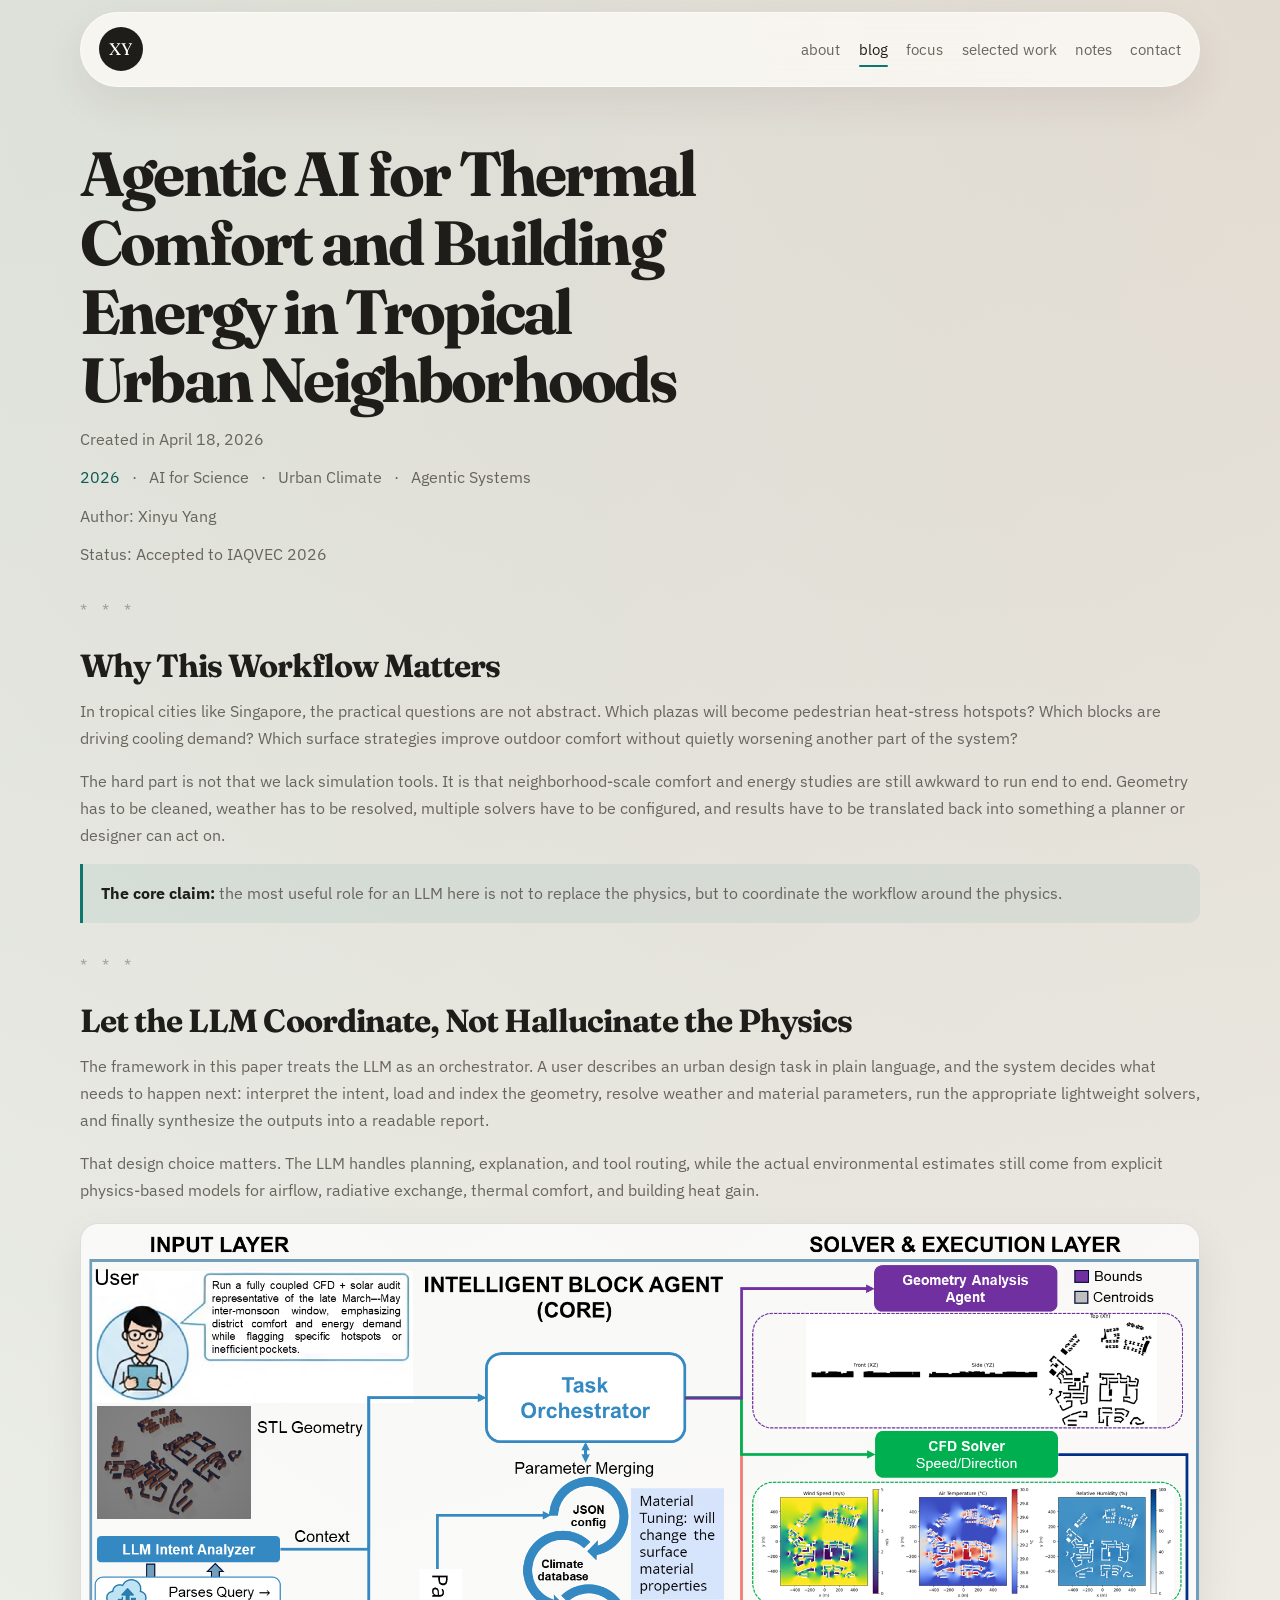
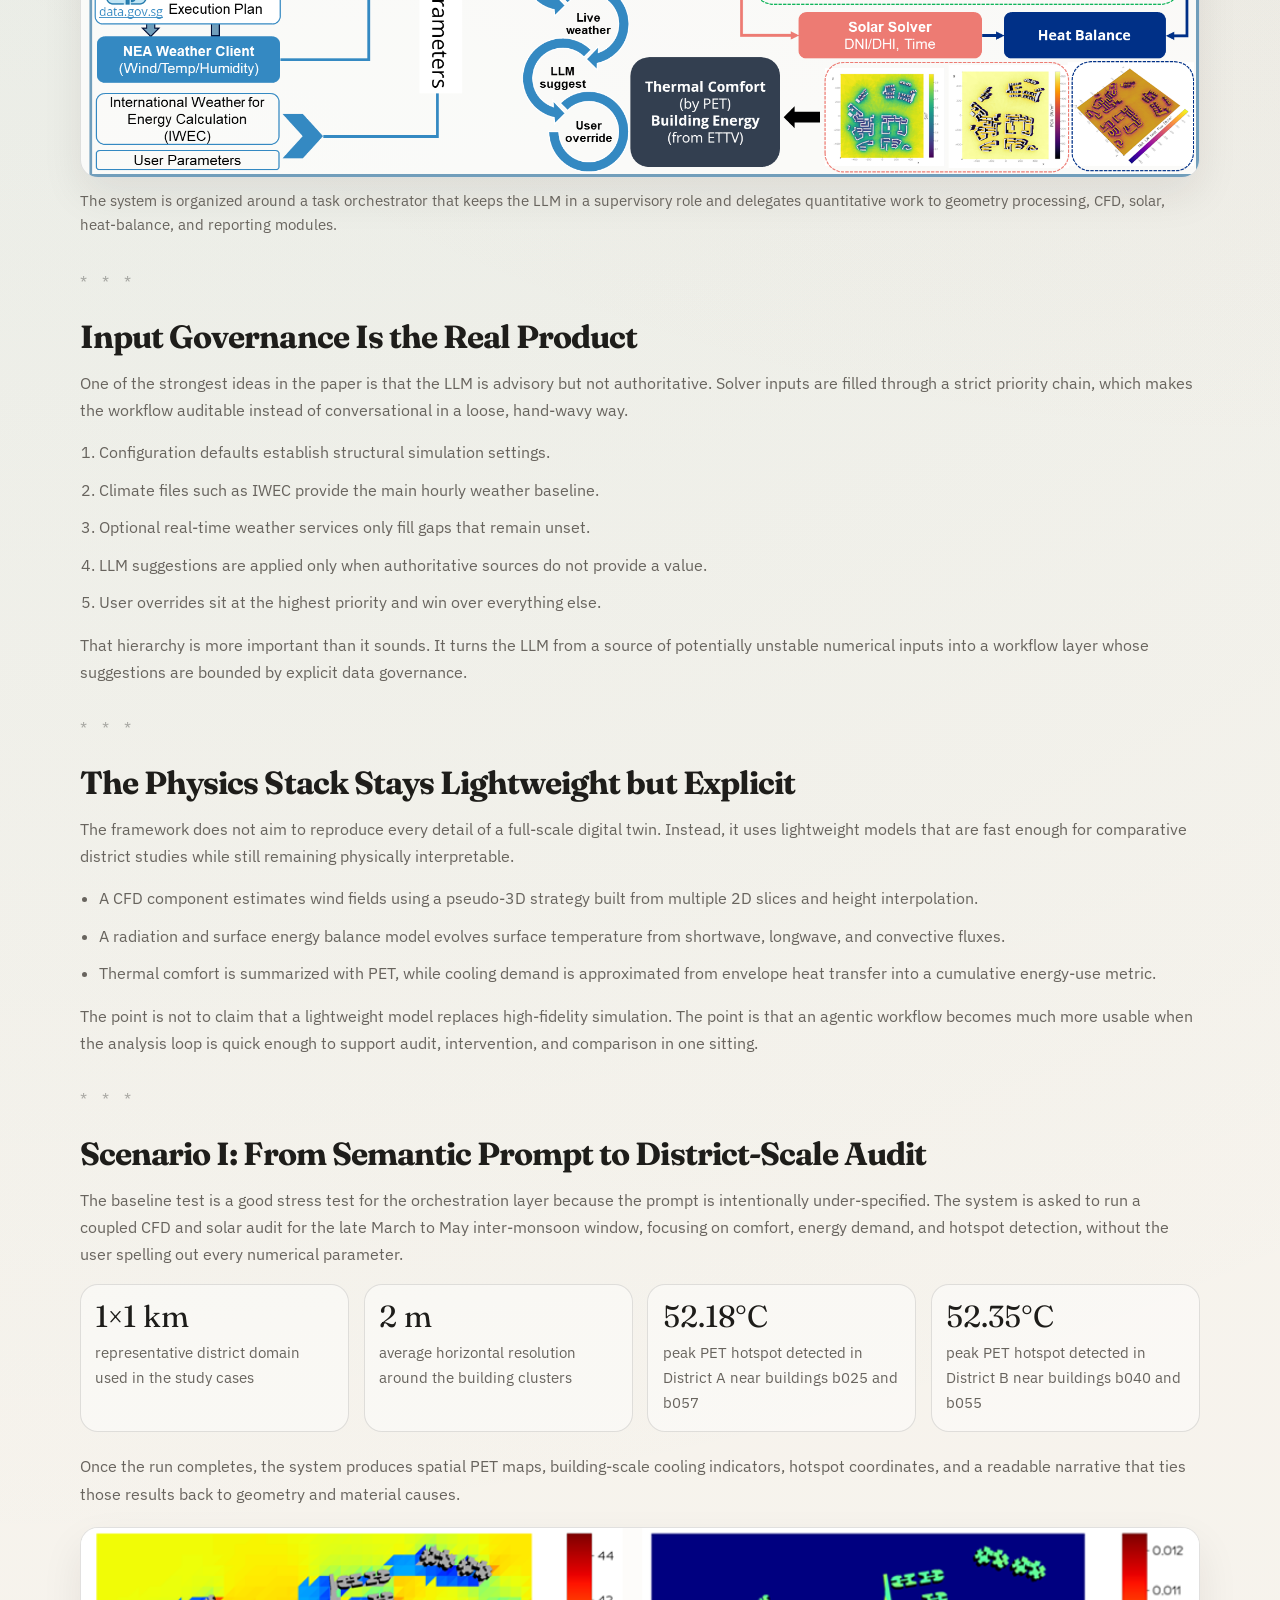
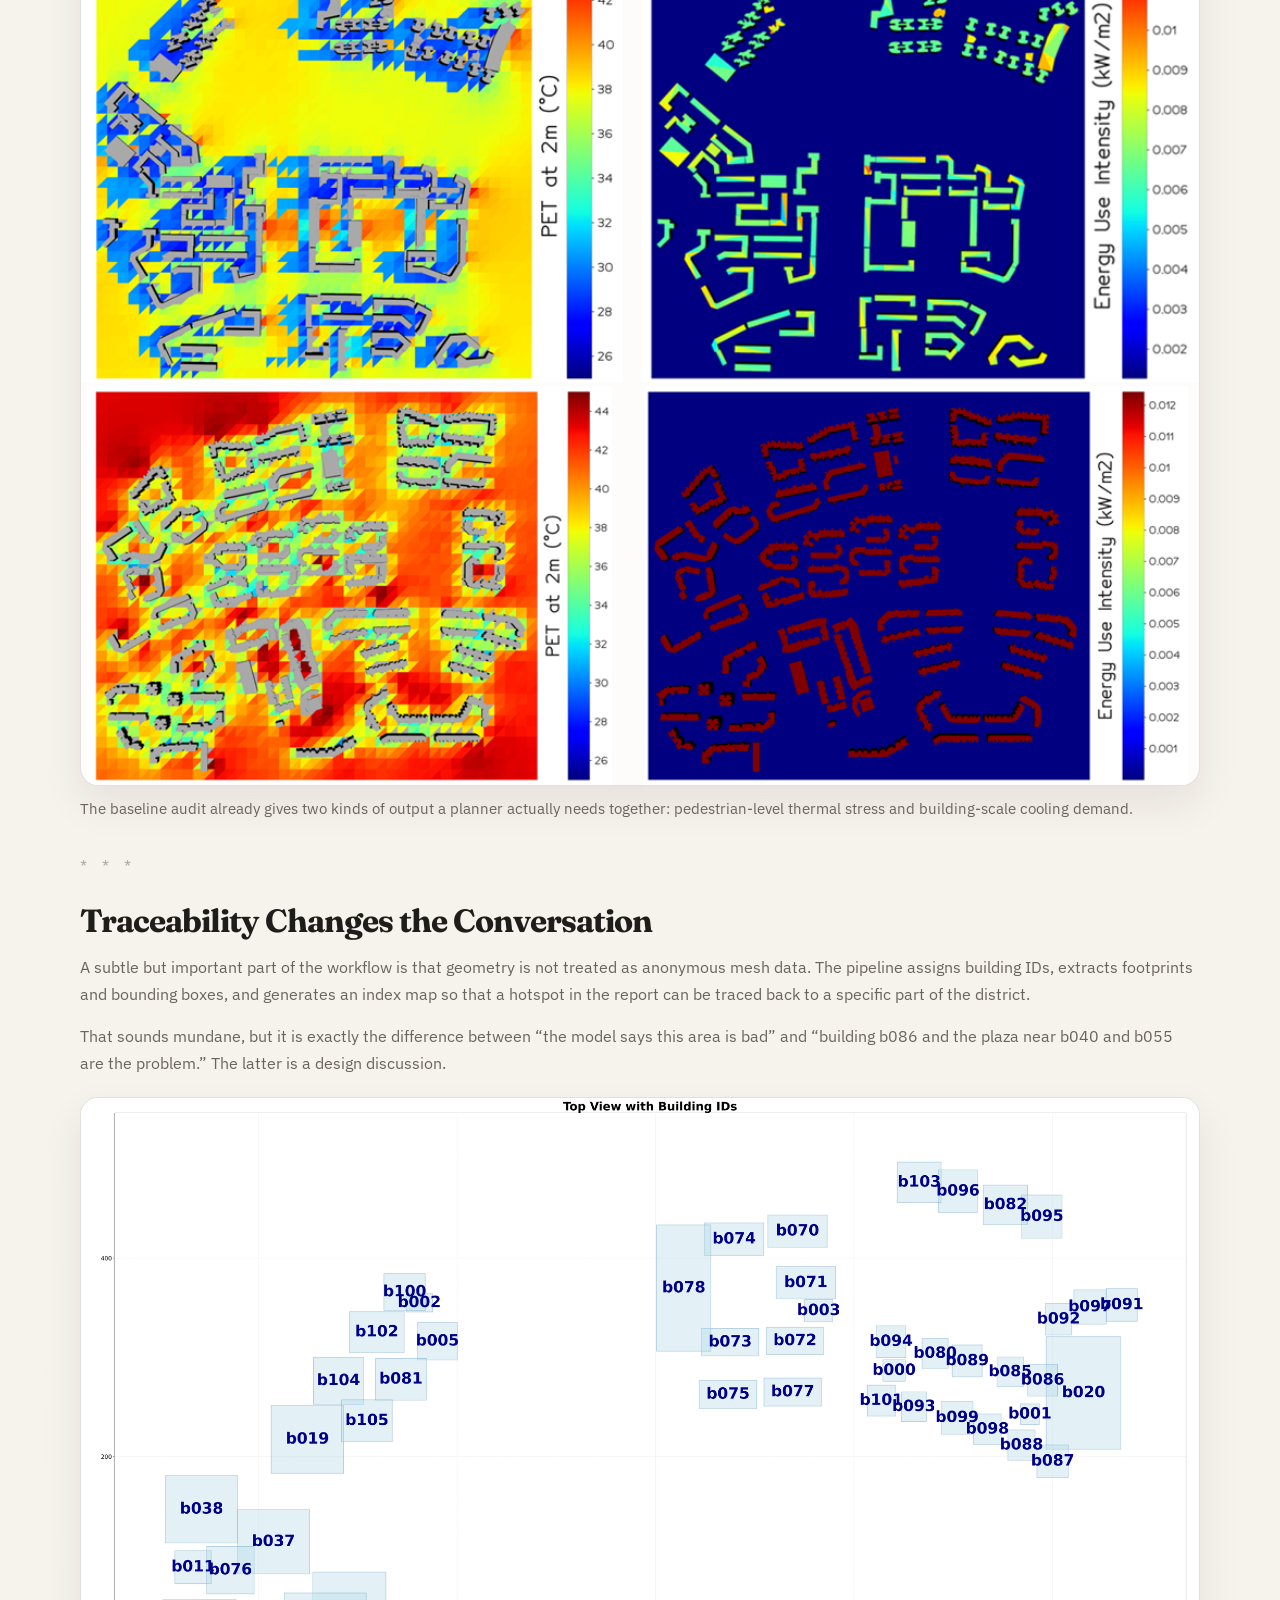
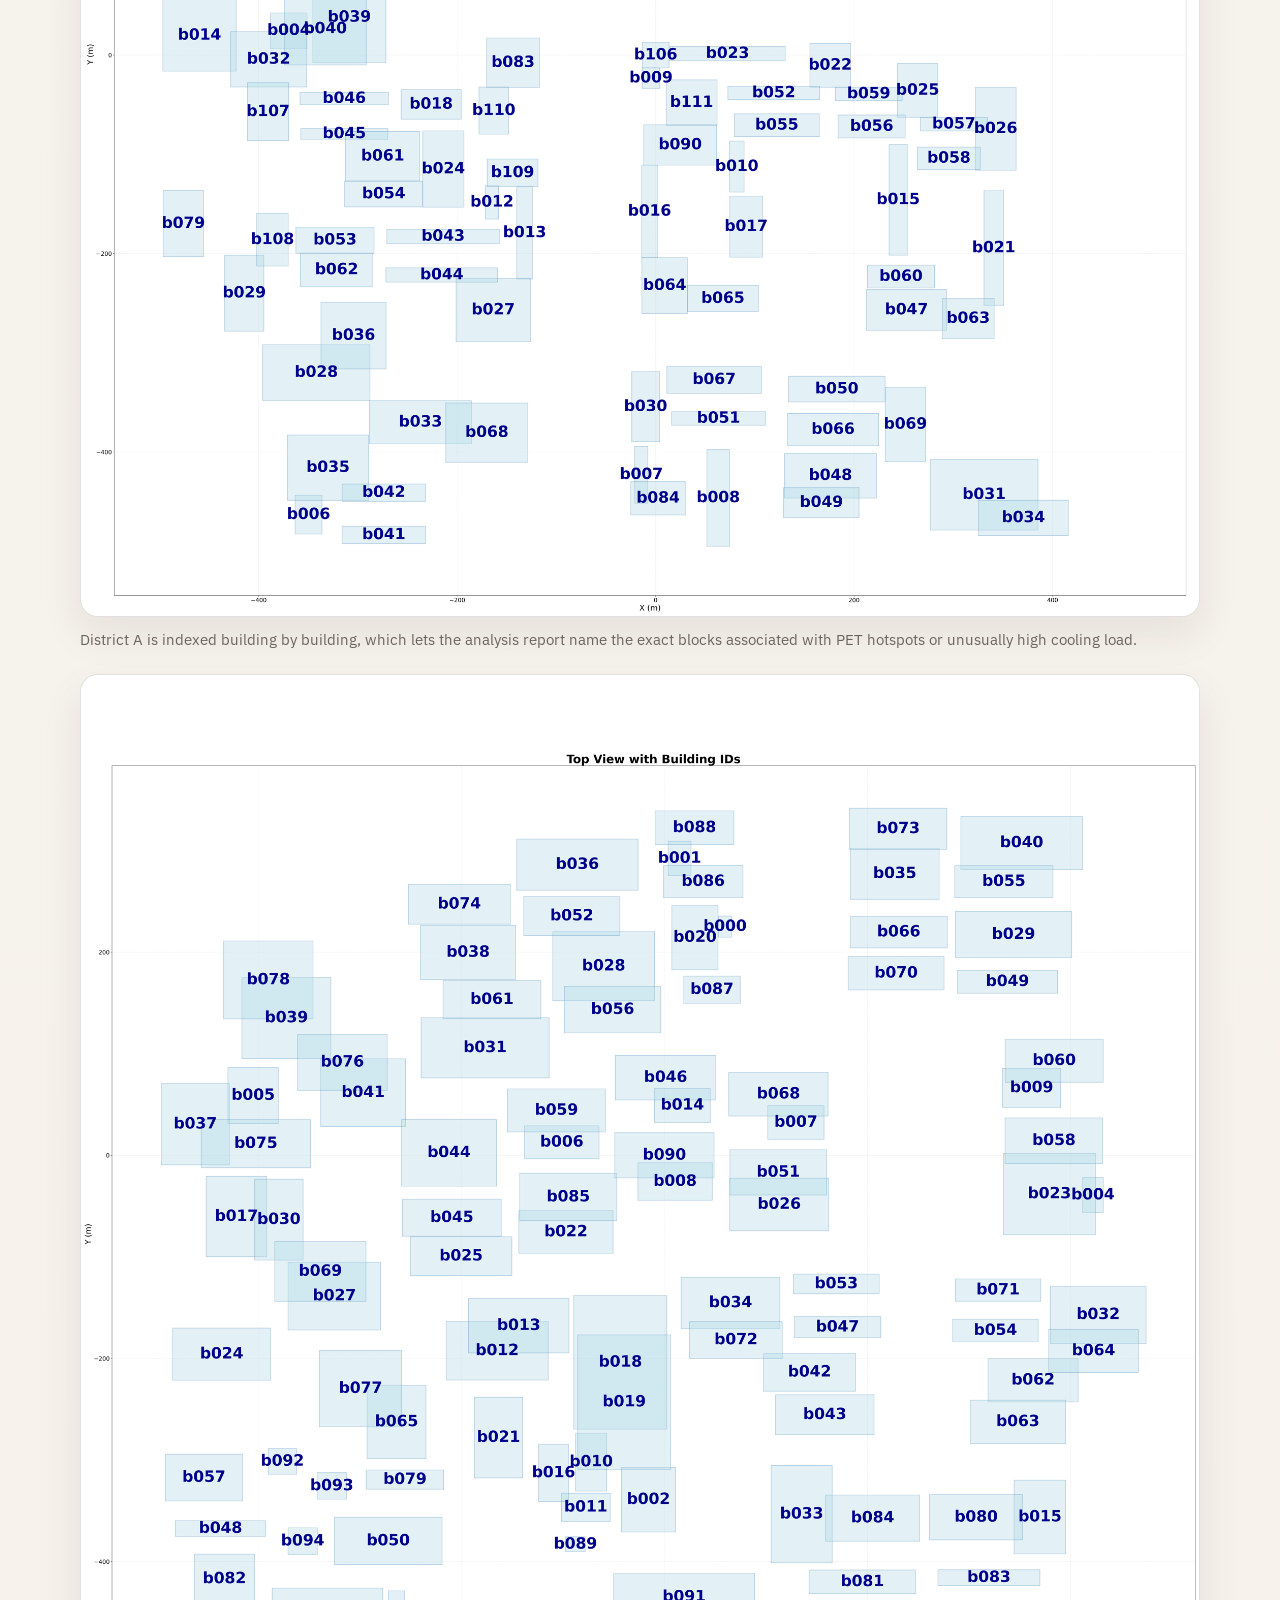
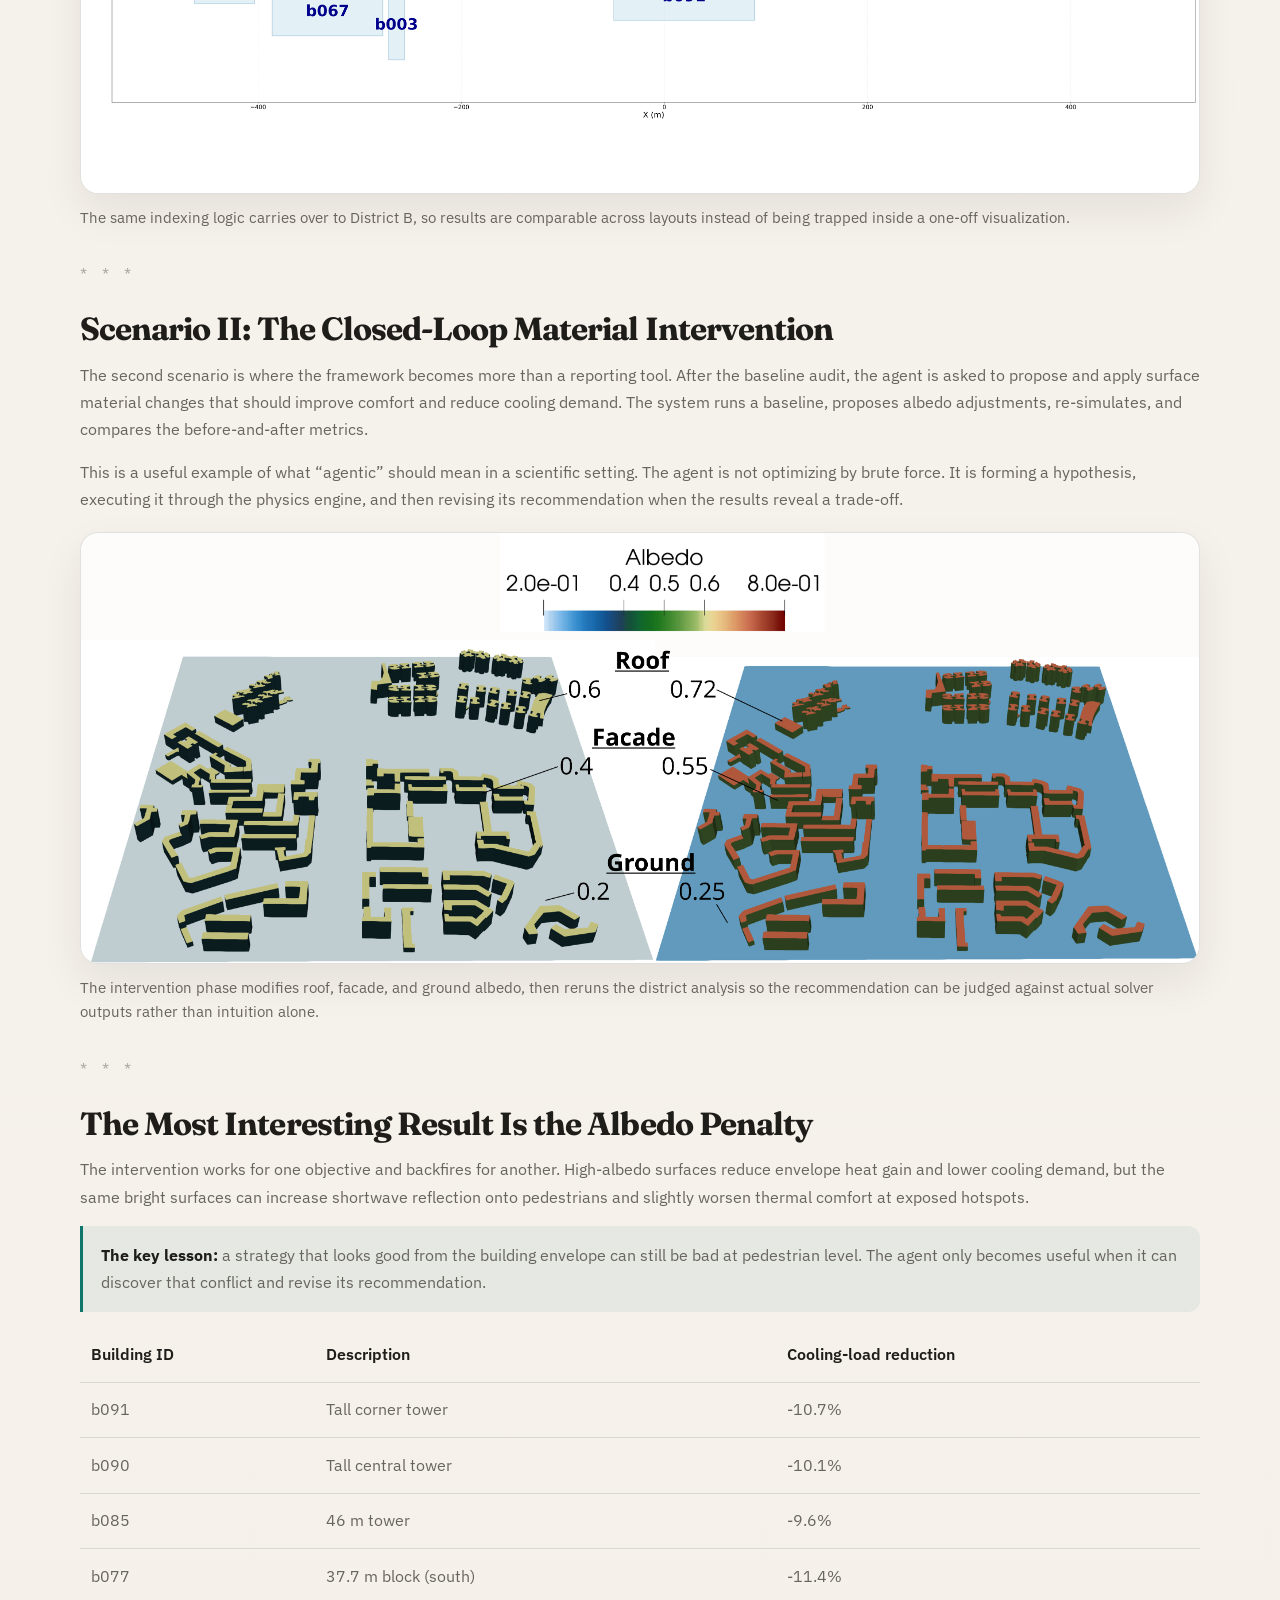
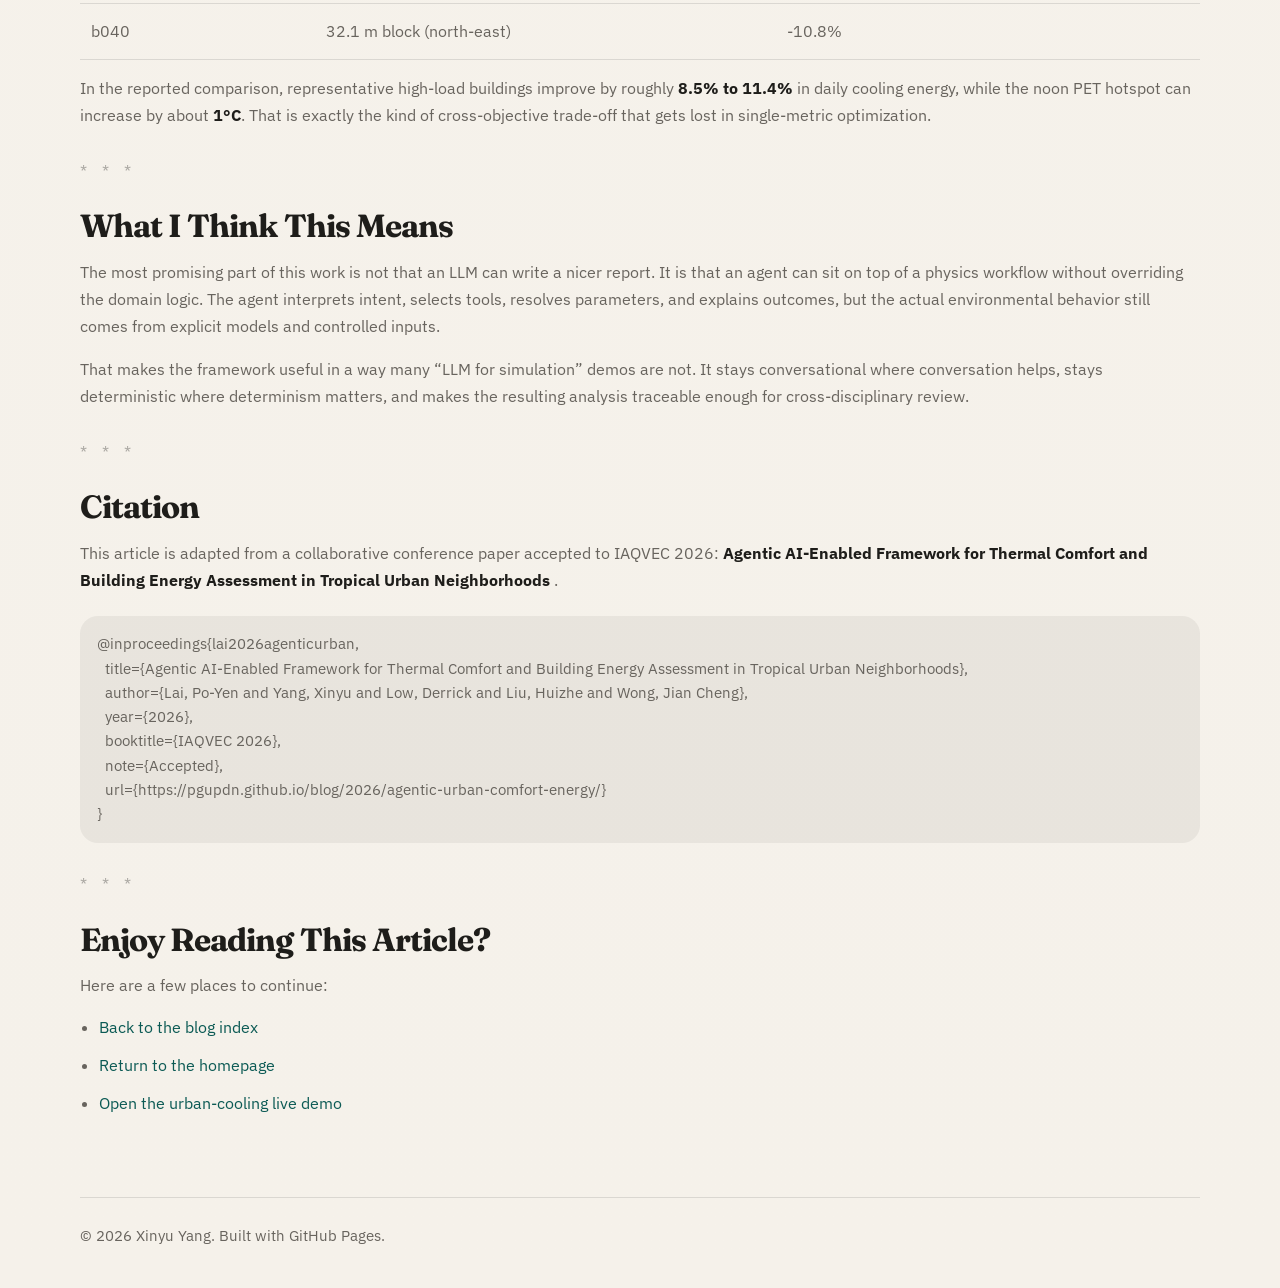
<file: blog/2026/agentic-urban-comfort-energy/index.html>
<!DOCTYPE html>
<html lang="en">
  <head>
    <meta charset="UTF-8" />
    <meta name="viewport" content="width=device-width, initial-scale=1.0" />
    <title>
      Agentic AI for Thermal Comfort and Building Energy in Tropical Urban
      Neighborhoods | Xinyu Yang
    </title>
    <meta
      name="description"
      content="A tech blog by Xinyu Yang on an agentic AI framework that couples LLM orchestration with lightweight urban physics models for thermal comfort and building energy assessment in tropical neighborhoods."
    />
    <link rel="icon" href="/assets/favicon.svg" type="image/svg+xml" />
    <link rel="preconnect" href="https://fonts.googleapis.com" />
    <link rel="preconnect" href="https://fonts.gstatic.com" crossorigin />
    <link
      href="https://fonts.googleapis.com/css2?family=Fraunces:opsz,wght@9..144,500;9..144,600;9..144,700&family=IBM+Plex+Sans:wght@400;500;600&display=swap"
      rel="stylesheet"
    />
    <link rel="stylesheet" href="/styles.css" />
  </head>
  <body class="blog-page-body">
    <header class="site-header">
      <div class="container nav-shell">
        <a class="brand" href="/" aria-label="Go to the home page">XY</a>
        <button
          class="nav-toggle"
          type="button"
          aria-expanded="false"
          aria-controls="site-nav"
        >
          Menu
        </button>
        <nav id="site-nav" class="site-nav" aria-label="Main navigation">
          <a href="/#about">about</a>
          <a class="current" href="/blog/">blog</a>
          <a href="/#focus">focus</a>
          <a href="/#work">selected work</a>
          <a href="/#notes">notes</a>
          <a href="/#contact">contact</a>
        </nav>
      </div>
    </header>

    <main class="post-page">
      <div class="container">
        <article class="essay-layout">
          <header class="essay-header">
            <h1 class="essay-title">
              Agentic AI for Thermal Comfort and Building Energy in Tropical
              Urban Neighborhoods
            </h1>
            <p class="essay-date">Created in April 18, 2026</p>
            <p class="essay-taxonomy">
              <a href="/blog/">2026</a>
              <span>&middot;</span>
              <span>AI for Science</span>
              <span>&middot;</span>
              <span>Urban Climate</span>
              <span>&middot;</span>
              <span>Agentic Systems</span>
            </p>
            <p class="essay-author">Author: Xinyu Yang</p>
            <p class="essay-author">Status: Accepted to IAQVEC 2026</p>
          </header>

          <div class="essay-separator">* * *</div>

          <section class="essay-section">
            <h2>Why This Workflow Matters</h2>
            <p>
              In tropical cities like Singapore, the practical questions are not
              abstract. Which plazas will become pedestrian heat-stress
              hotspots? Which blocks are driving cooling demand? Which surface
              strategies improve outdoor comfort without quietly worsening
              another part of the system?
            </p>
            <p>
              The hard part is not that we lack simulation tools. It is that
              neighborhood-scale comfort and energy studies are still awkward to
              run end to end. Geometry has to be cleaned, weather has to be
              resolved, multiple solvers have to be configured, and results have
              to be translated back into something a planner or designer can act
              on.
            </p>
            <div class="essay-note">
              <p>
                <strong>The core claim:</strong> the most useful role for an LLM
                here is not to replace the physics, but to coordinate the
                workflow around the physics.
              </p>
            </div>
          </section>

          <div class="essay-separator">* * *</div>

          <section class="essay-section">
            <h2>Let the LLM Coordinate, Not Hallucinate the Physics</h2>
            <p>
              The framework in this paper treats the LLM as an
              orchestrator. A user describes an urban design task in plain
              language, and the system decides what needs to happen next:
              interpret the intent, load and index the geometry, resolve weather
              and material parameters, run the appropriate lightweight solvers,
              and finally synthesize the outputs into a readable report.
            </p>
            <p>
              That design choice matters. The LLM handles planning,
              explanation, and tool routing, while the actual environmental
              estimates still come from explicit physics-based models for
              airflow, radiative exchange, thermal comfort, and building heat
              gain.
            </p>
            <figure class="essay-figure">
              <img
                src="/assets/blog/agentic-urban-comfort-energy/framework.png"
                alt="A workflow diagram showing an agentic orchestrator that links intent analysis, geometry analysis, CFD, solar simulation, heat balance, and comfort and energy outputs."
              />
              <figcaption>
                The system is organized around a task orchestrator that keeps
                the LLM in a supervisory role and delegates quantitative work to
                geometry processing, CFD, solar, heat-balance, and reporting
                modules.
              </figcaption>
            </figure>
          </section>

          <div class="essay-separator">* * *</div>

          <section class="essay-section">
            <h2>Input Governance Is the Real Product</h2>
            <p>
              One of the strongest ideas in the paper is that the LLM is
              advisory but not authoritative. Solver inputs are filled through a
              strict priority chain, which makes the workflow auditable instead
              of conversational in a loose, hand-wavy way.
            </p>
            <ol>
              <li>Configuration defaults establish structural simulation settings.</li>
              <li>Climate files such as IWEC provide the main hourly weather baseline.</li>
              <li>Optional real-time weather services only fill gaps that remain unset.</li>
              <li>LLM suggestions are applied only when authoritative sources do not provide a value.</li>
              <li>User overrides sit at the highest priority and win over everything else.</li>
            </ol>
            <p>
              That hierarchy is more important than it sounds. It turns the LLM
              from a source of potentially unstable numerical inputs into a
              workflow layer whose suggestions are bounded by explicit data
              governance.
            </p>
          </section>

          <div class="essay-separator">* * *</div>

          <section class="essay-section">
            <h2>The Physics Stack Stays Lightweight but Explicit</h2>
            <p>
              The framework does not aim to reproduce every detail of a
              full-scale digital twin. Instead, it uses lightweight models that
              are fast enough for comparative district studies while still
              remaining physically interpretable.
            </p>
            <ul>
              <li>
                A CFD component estimates wind fields using a pseudo-3D strategy
                built from multiple 2D slices and height interpolation.
              </li>
              <li>
                A radiation and surface energy balance model evolves surface
                temperature from shortwave, longwave, and convective fluxes.
              </li>
              <li>
                Thermal comfort is summarized with PET, while cooling demand is
                approximated from envelope heat transfer into a cumulative
                energy-use metric.
              </li>
            </ul>
            <p>
              The point is not to claim that a lightweight model replaces
              high-fidelity simulation. The point is that an agentic workflow
              becomes much more usable when the analysis loop is quick enough to
              support audit, intervention, and comparison in one sitting.
            </p>
          </section>

          <div class="essay-separator">* * *</div>

          <section class="essay-section">
            <h2>Scenario I: From Semantic Prompt to District-Scale Audit</h2>
            <p>
              The baseline test is a good stress test for the orchestration
              layer because the prompt is intentionally under-specified. The
              system is asked to run a coupled CFD and solar audit for the late
              March to May inter-monsoon window, focusing on comfort, energy
              demand, and hotspot detection, without the user spelling out every
              numerical parameter.
            </p>
            <div class="essay-stats">
              <div class="essay-stat">
                <div class="essay-stat-value">1×1 km</div>
                <p>representative district domain used in the study cases</p>
              </div>
              <div class="essay-stat">
                <div class="essay-stat-value">2 m</div>
                <p>average horizontal resolution around the building clusters</p>
              </div>
              <div class="essay-stat">
                <div class="essay-stat-value">52.18°C</div>
                <p>peak PET hotspot detected in District A near buildings b025 and b057</p>
              </div>
              <div class="essay-stat">
                <div class="essay-stat-value">52.35°C</div>
                <p>peak PET hotspot detected in District B near buildings b040 and b055</p>
              </div>
            </div>
            <p>
              Once the run completes, the system produces spatial PET maps,
              building-scale cooling indicators, hotspot coordinates, and a
              readable narrative that ties those results back to geometry and
              material causes.
            </p>
            <figure class="essay-figure">
              <img
                src="/assets/blog/agentic-urban-comfort-energy/baseline-results.png"
                alt="PET maps and cooling energy intensity maps for two districts at representative times."
                loading="lazy"
              />
              <figcaption>
                The baseline audit already gives two kinds of output a planner
                actually needs together: pedestrian-level thermal stress and
                building-scale cooling demand.
              </figcaption>
            </figure>
          </section>

          <div class="essay-separator">* * *</div>

          <section class="essay-section">
            <h2>Traceability Changes the Conversation</h2>
            <p>
              A subtle but important part of the workflow is that geometry is
              not treated as anonymous mesh data. The pipeline assigns building
              IDs, extracts footprints and bounding boxes, and generates an
              index map so that a hotspot in the report can be traced back to a
              specific part of the district.
            </p>
            <p>
              That sounds mundane, but it is exactly the difference between “the
              model says this area is bad” and “building b086 and the plaza near
              b040 and b055 are the problem.” The latter is a design discussion.
            </p>
            <figure class="essay-figure">
              <img
                src="/assets/blog/agentic-urban-comfort-energy/district-a-ids.jpg"
                alt="Plan-view building ID map for District A."
                loading="lazy"
              />
              <figcaption>
                District A is indexed building by building, which lets the
                analysis report name the exact blocks associated with PET
                hotspots or unusually high cooling load.
              </figcaption>
            </figure>
            <figure class="essay-figure">
              <img
                src="/assets/blog/agentic-urban-comfort-energy/district-b-ids.jpg"
                alt="Plan-view building ID map for District B."
                loading="lazy"
              />
              <figcaption>
                The same indexing logic carries over to District B, so results
                are comparable across layouts instead of being trapped inside a
                one-off visualization.
              </figcaption>
            </figure>
          </section>

          <div class="essay-separator">* * *</div>

          <section class="essay-section">
            <h2>Scenario II: The Closed-Loop Material Intervention</h2>
            <p>
              The second scenario is where the framework becomes more than a
              reporting tool. After the baseline audit, the agent is asked to
              propose and apply surface material changes that should improve
              comfort and reduce cooling demand. The system runs a baseline,
              proposes albedo adjustments, re-simulates, and compares the
              before-and-after metrics.
            </p>
            <p>
              This is a useful example of what “agentic” should mean in a
              scientific setting. The agent is not optimizing by brute force. It
              is forming a hypothesis, executing it through the physics engine,
              and then revising its recommendation when the results reveal a
              trade-off.
            </p>
            <figure class="essay-figure">
              <img
                src="/assets/blog/agentic-urban-comfort-energy/albedo-strategy.png"
                alt="A comparison of baseline and suggested albedo settings for roofs, facades, and ground surfaces."
                loading="lazy"
              />
              <figcaption>
                The intervention phase modifies roof, facade, and ground albedo,
                then reruns the district analysis so the recommendation can be
                judged against actual solver outputs rather than intuition alone.
              </figcaption>
            </figure>
          </section>

          <div class="essay-separator">* * *</div>

          <section class="essay-section">
            <h2>The Most Interesting Result Is the Albedo Penalty</h2>
            <p>
              The intervention works for one objective and backfires for
              another. High-albedo surfaces reduce envelope heat gain and lower
              cooling demand, but the same bright surfaces can increase
              shortwave reflection onto pedestrians and slightly worsen thermal
              comfort at exposed hotspots.
            </p>
            <div class="essay-note">
              <p>
                <strong>The key lesson:</strong> a strategy that looks good from
                the building envelope can still be bad at pedestrian level. The
                agent only becomes useful when it can discover that conflict and
                revise its recommendation.
              </p>
            </div>
            <div class="essay-table">
              <table>
                <thead>
                  <tr>
                    <th>Building ID</th>
                    <th>Description</th>
                    <th>Cooling-load reduction</th>
                  </tr>
                </thead>
                <tbody>
                  <tr>
                    <td>b091</td>
                    <td>Tall corner tower</td>
                    <td>-10.7%</td>
                  </tr>
                  <tr>
                    <td>b090</td>
                    <td>Tall central tower</td>
                    <td>-10.1%</td>
                  </tr>
                  <tr>
                    <td>b085</td>
                    <td>46 m tower</td>
                    <td>-9.6%</td>
                  </tr>
                  <tr>
                    <td>b077</td>
                    <td>37.7 m block (south)</td>
                    <td>-11.4%</td>
                  </tr>
                  <tr>
                    <td>b040</td>
                    <td>32.1 m block (north-east)</td>
                    <td>-10.8%</td>
                  </tr>
                </tbody>
              </table>
            </div>
            <p>
              In the reported comparison, representative high-load buildings
              improve by roughly <strong>8.5% to 11.4%</strong> in daily cooling
              energy, while the noon PET hotspot can increase by about
              <strong>1°C</strong>. That is exactly the kind of cross-objective
              trade-off that gets lost in single-metric optimization.
            </p>
          </section>

          <div class="essay-separator">* * *</div>

          <section class="essay-section">
            <h2>What I Think This Means</h2>
            <p>
              The most promising part of this work is not that an LLM can write
              a nicer report. It is that an agent can sit on top of a physics
              workflow without overriding the domain logic. The agent interprets
              intent, selects tools, resolves parameters, and explains outcomes,
              but the actual environmental behavior still comes from explicit
              models and controlled inputs.
            </p>
            <p>
              That makes the framework useful in a way many “LLM for simulation”
              demos are not. It stays conversational where conversation helps,
              stays deterministic where determinism matters, and makes the
              resulting analysis traceable enough for cross-disciplinary review.
            </p>
          </section>

          <div class="essay-separator">* * *</div>

          <section class="essay-section">
            <h2>Citation</h2>
            <p>
              This article is adapted from a collaborative conference paper
              accepted to IAQVEC 2026:
              <strong>
                Agentic AI-Enabled Framework for Thermal Comfort and Building
                Energy Assessment in Tropical Urban Neighborhoods
              </strong>.
            </p>
            <div class="essay-bibtex">
<pre>@inproceedings{lai2026agenticurban,
  title={Agentic AI-Enabled Framework for Thermal Comfort and Building Energy Assessment in Tropical Urban Neighborhoods},
  author={Lai, Po-Yen and Yang, Xinyu and Low, Derrick and Liu, Huizhe and Wong, Jian Cheng},
  year={2026},
  booktitle={IAQVEC 2026},
  note={Accepted},
  url={https://pgupdn.github.io/blog/2026/agentic-urban-comfort-energy/}
}</pre>
            </div>
          </section>

          <div class="essay-separator">* * *</div>

          <section class="essay-section">
            <h2>Enjoy Reading This Article?</h2>
            <p>Here are a few places to continue:</p>
            <ul>
              <li><a href="/blog/">Back to the blog index</a></li>
              <li><a href="/">Return to the homepage</a></li>
              <li><a href="https://pgupdn.github.io/urban-cooling-agent/">Open the urban-cooling live demo</a></li>
            </ul>
          </section>
        </article>
      </div>
    </main>

    <footer class="site-footer">
      <div class="container footer-shell">
        <p>
          &copy; <span id="year"></span> Xinyu Yang. Built with GitHub Pages.
        </p>
      </div>
    </footer>

    <script src="/script.js"></script>
  </body>
</html>
</file>
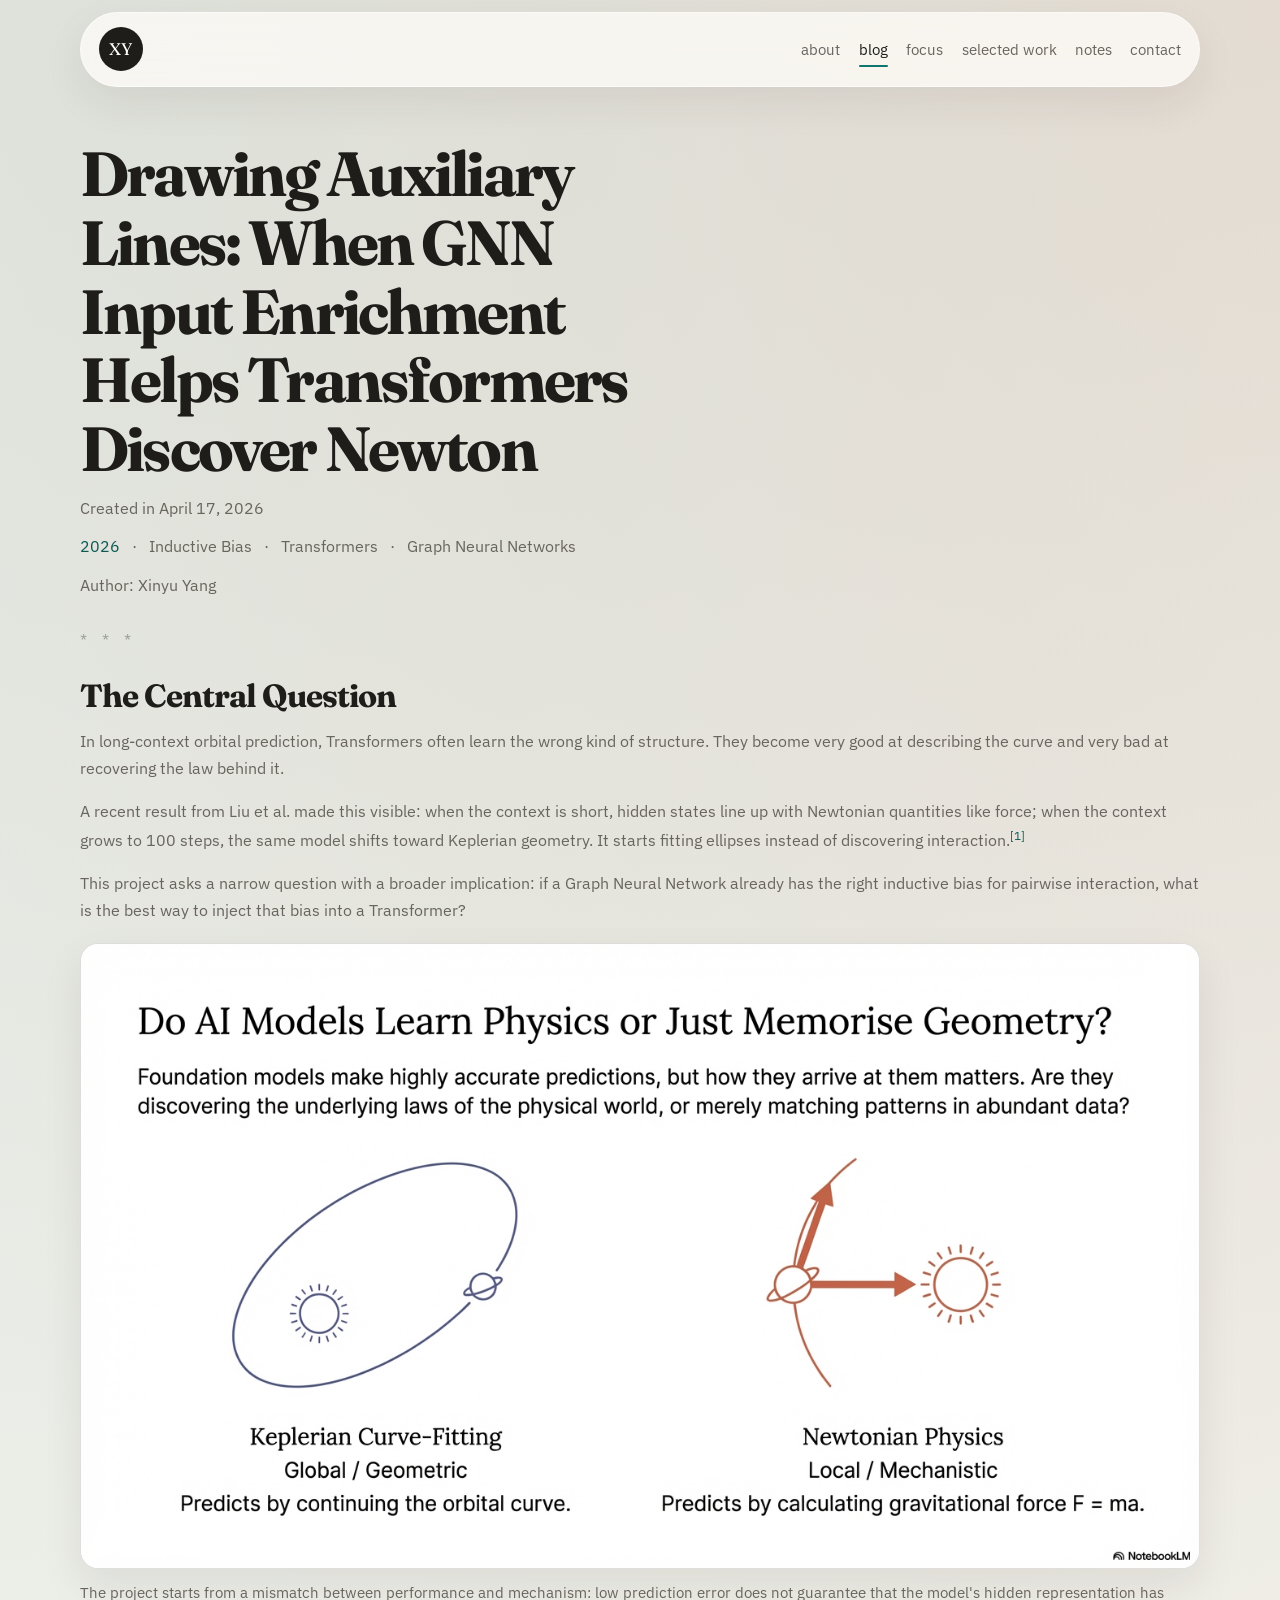
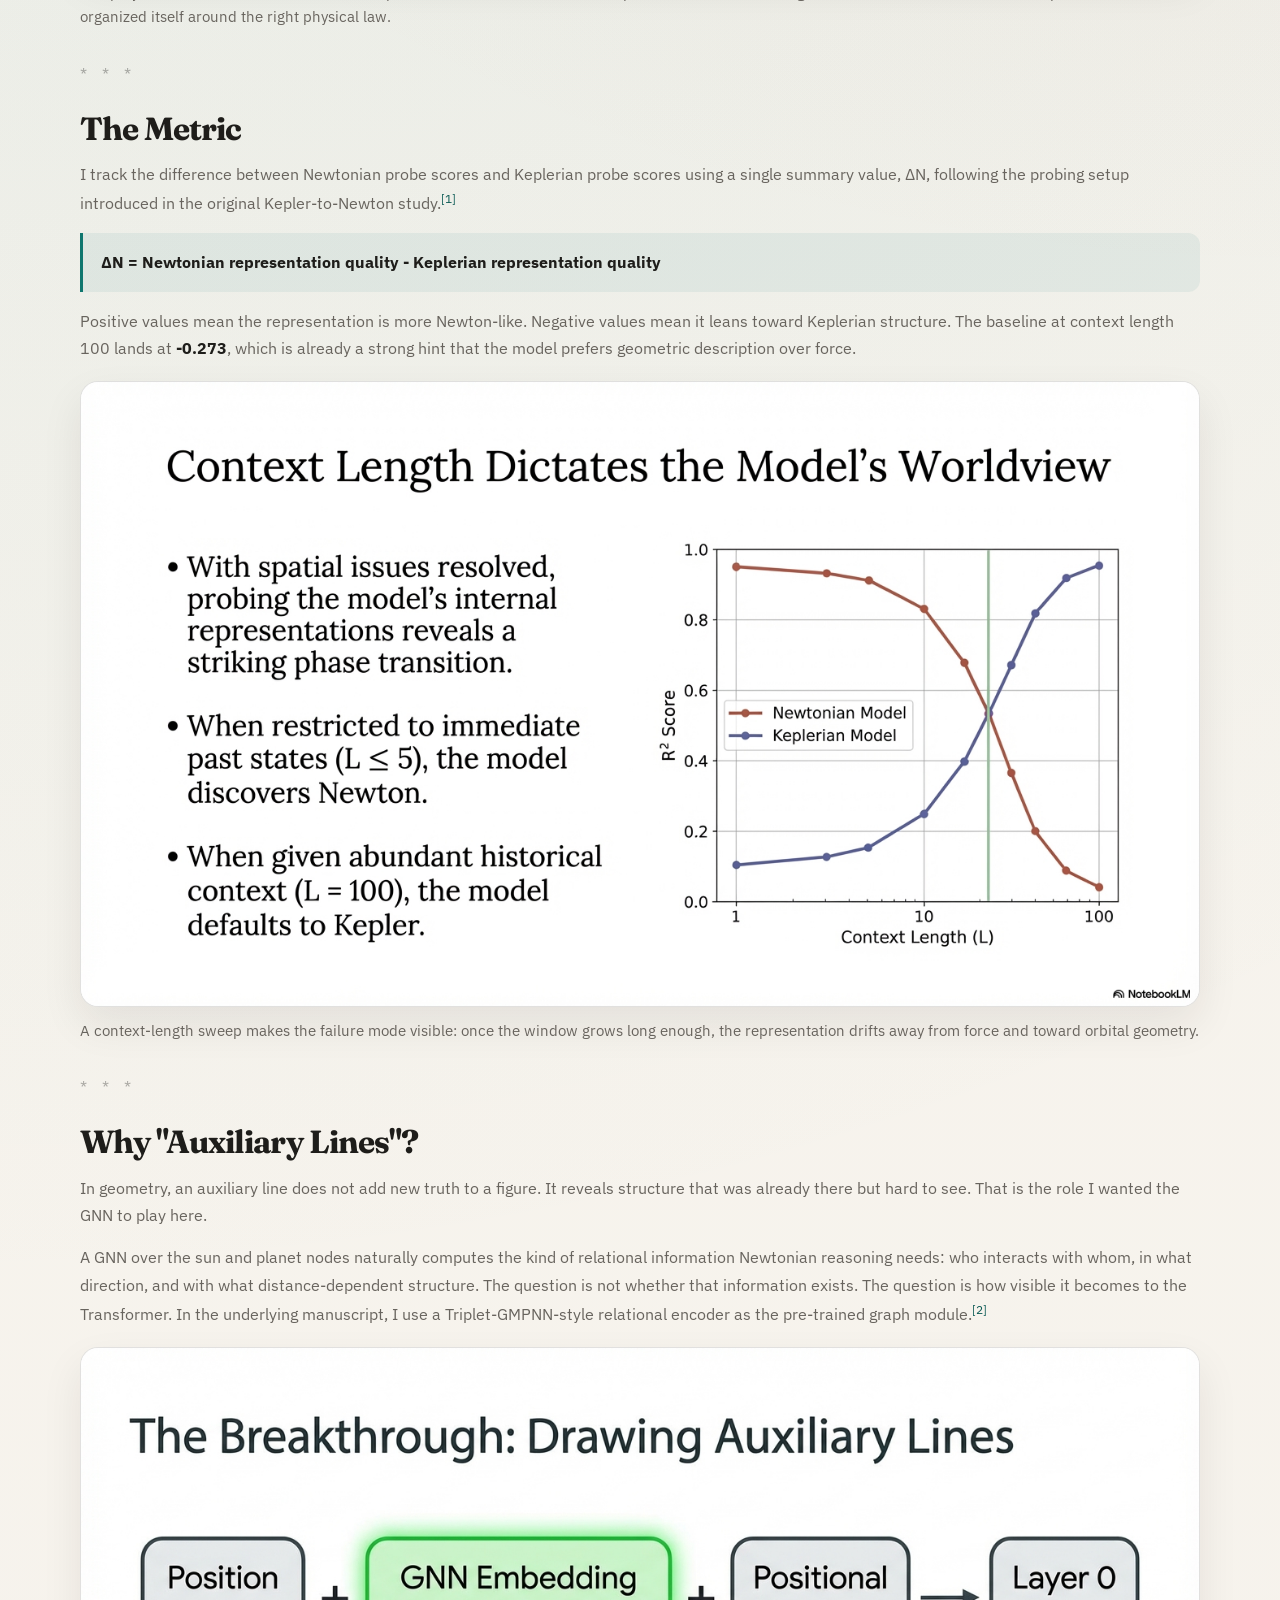
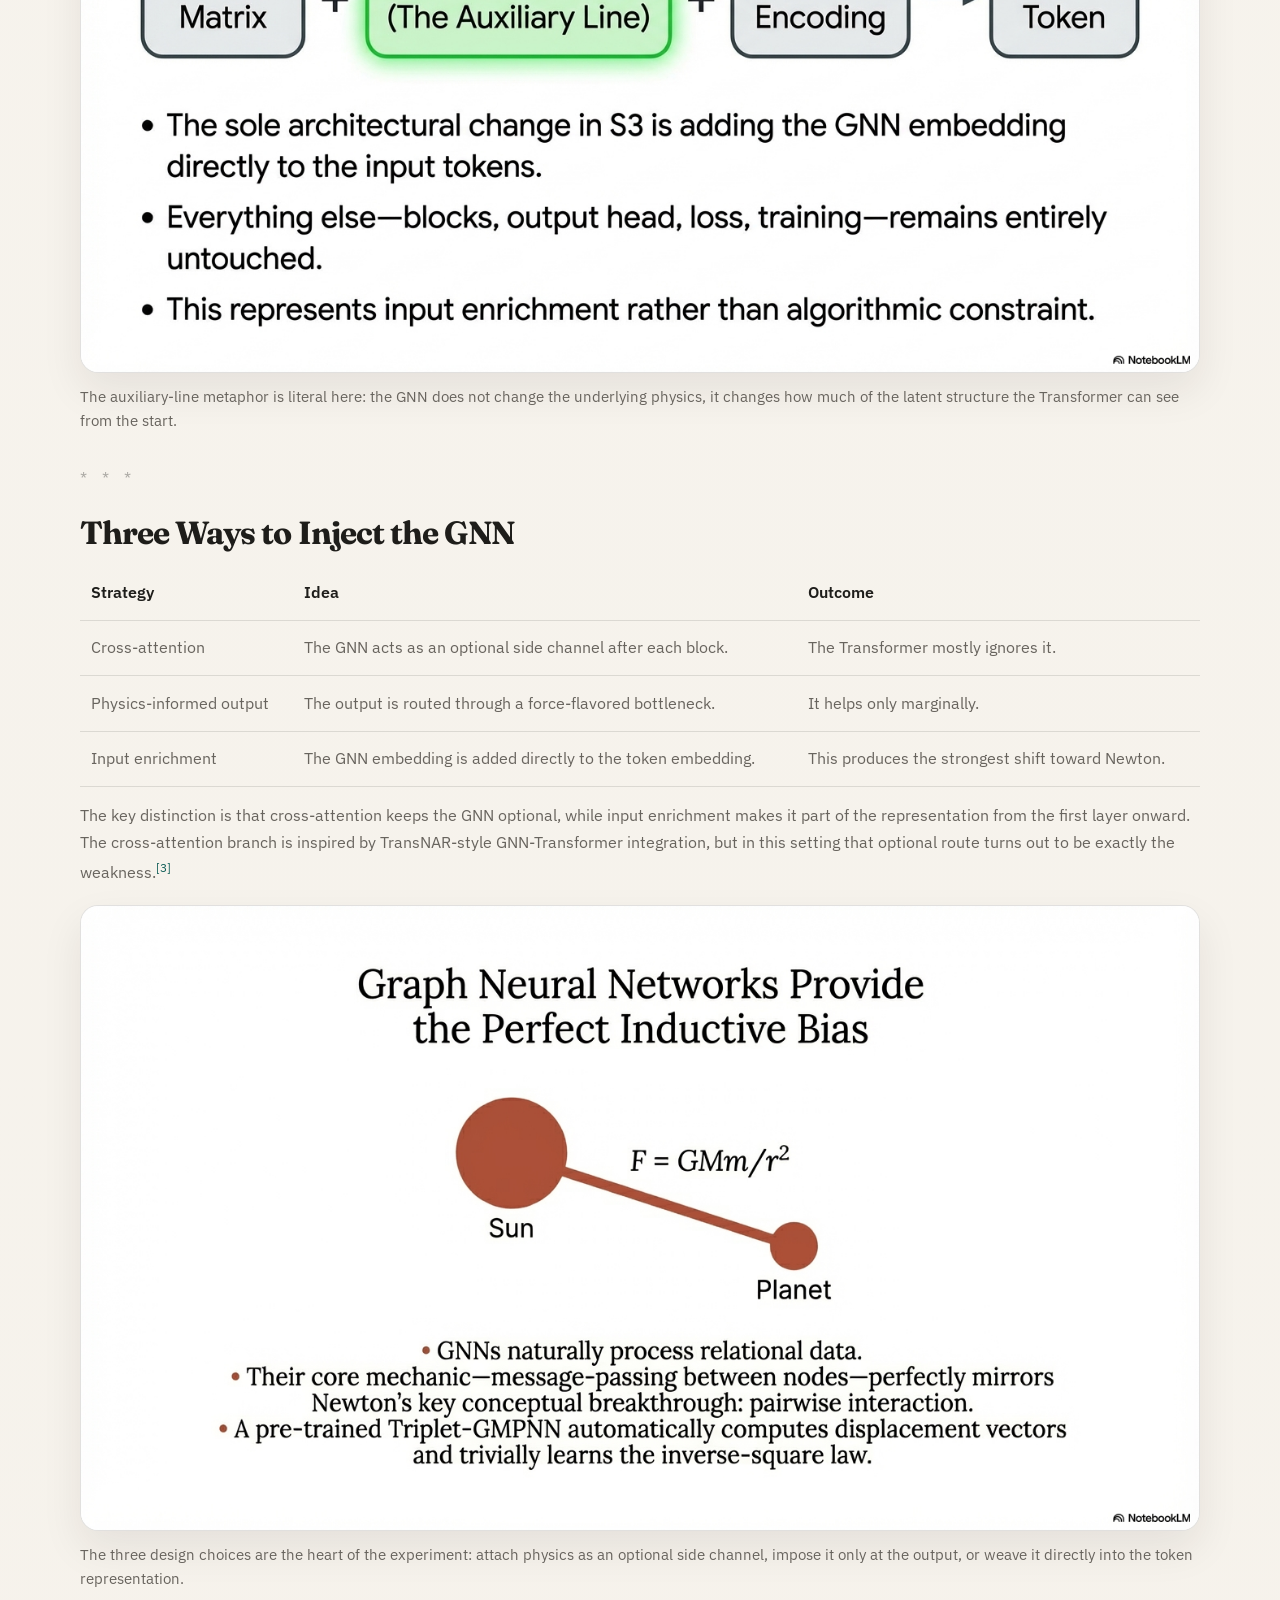
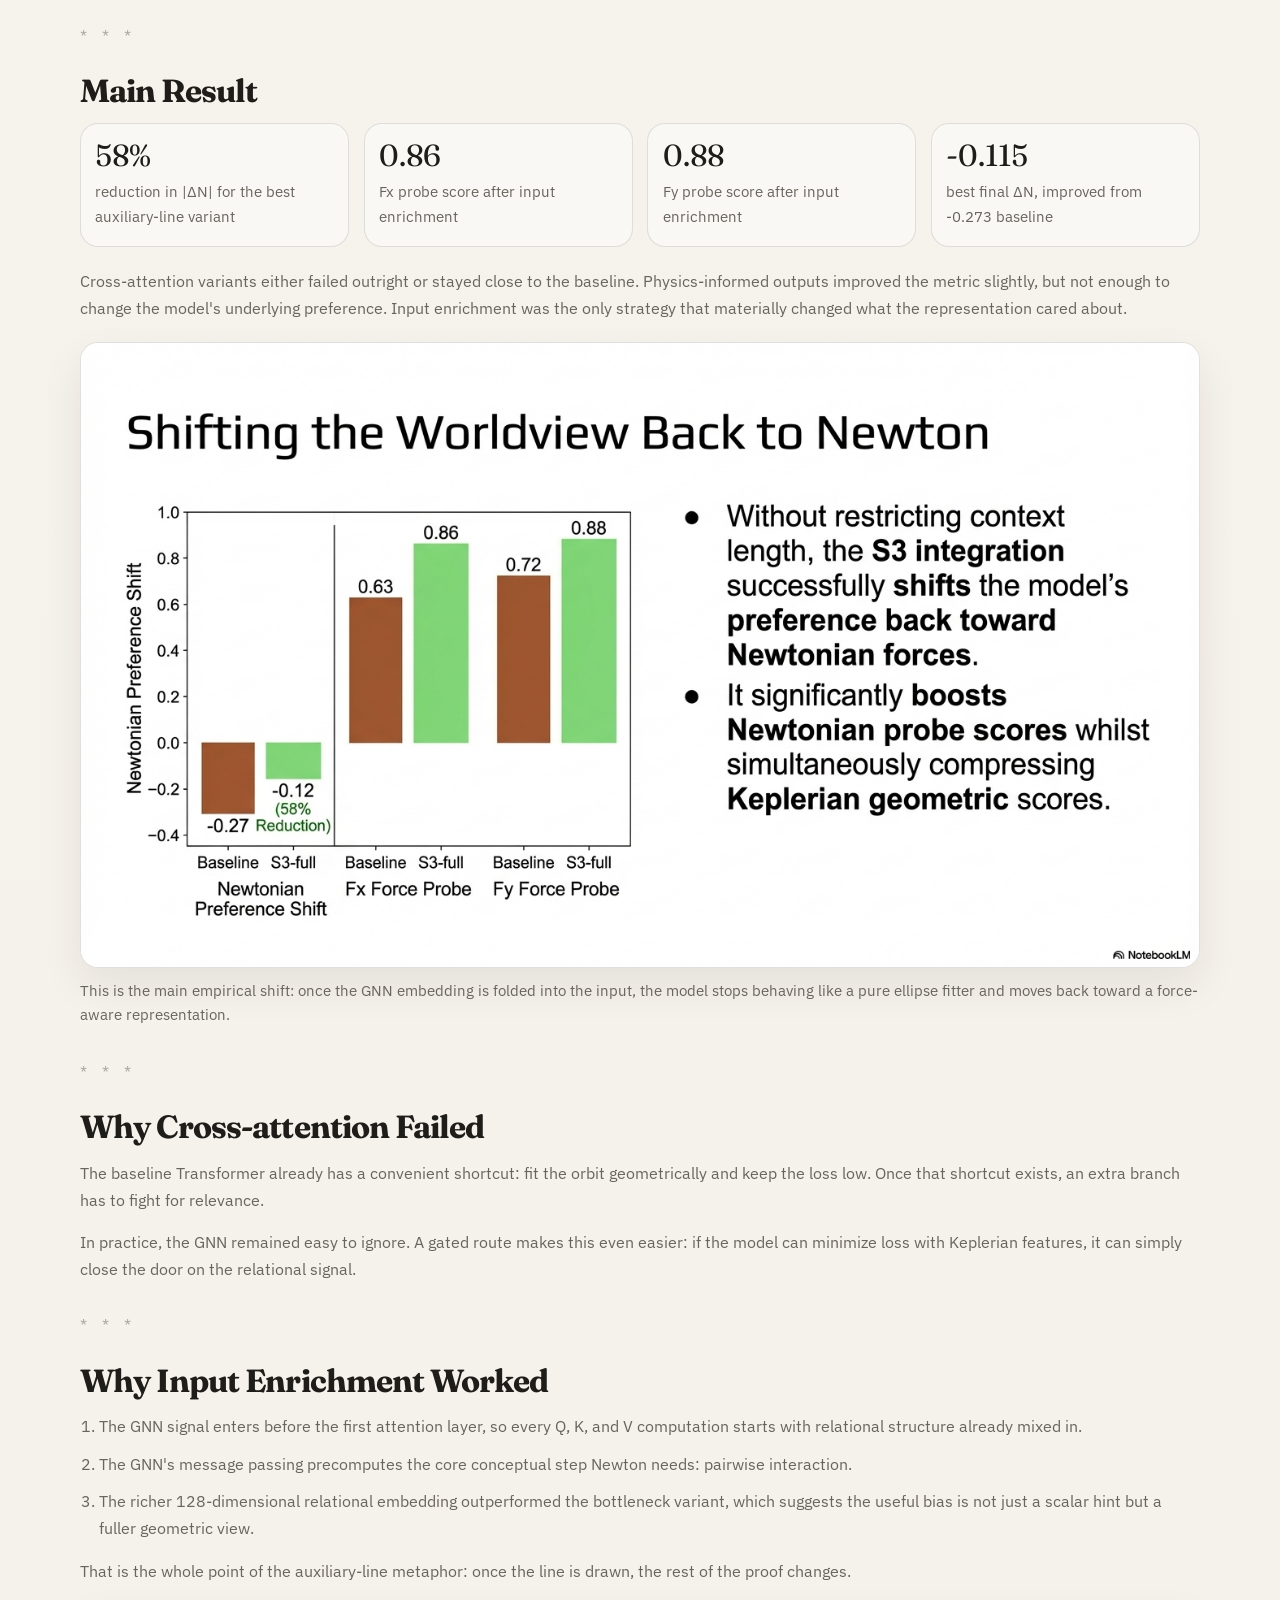
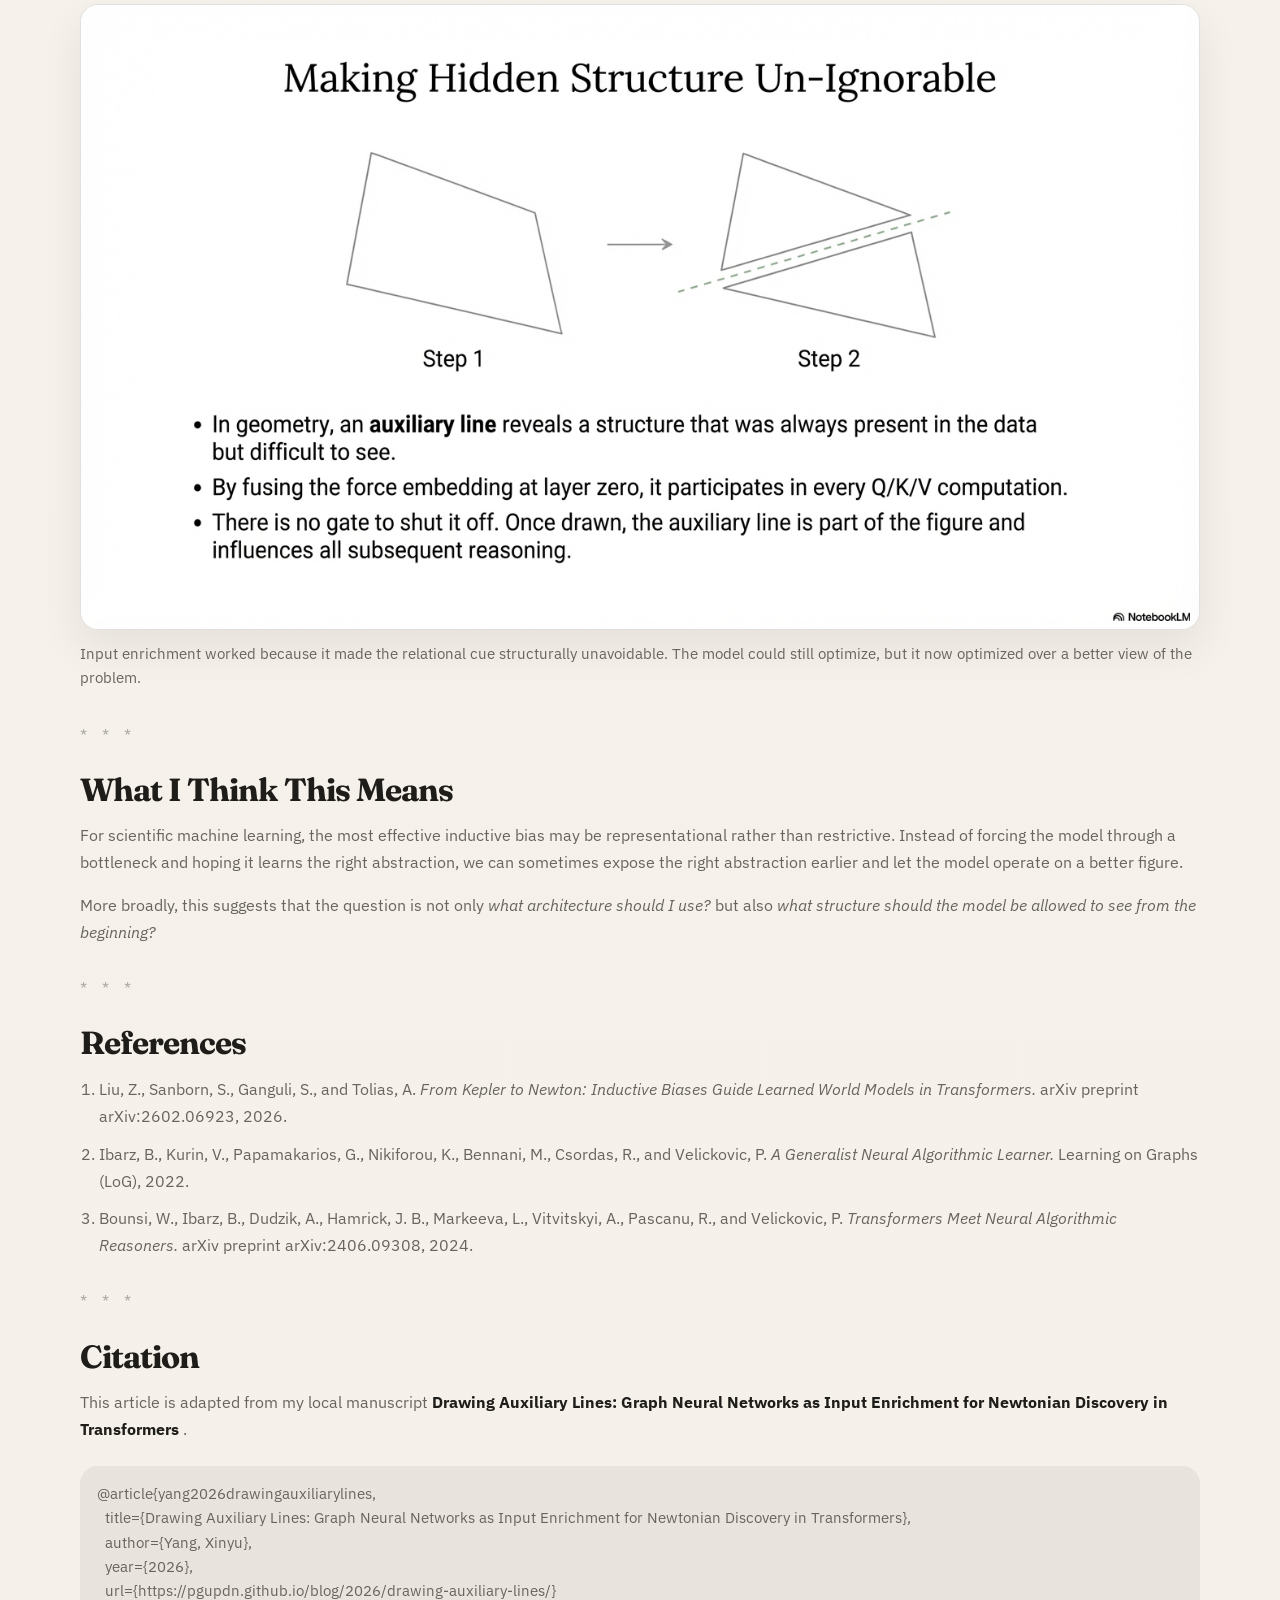
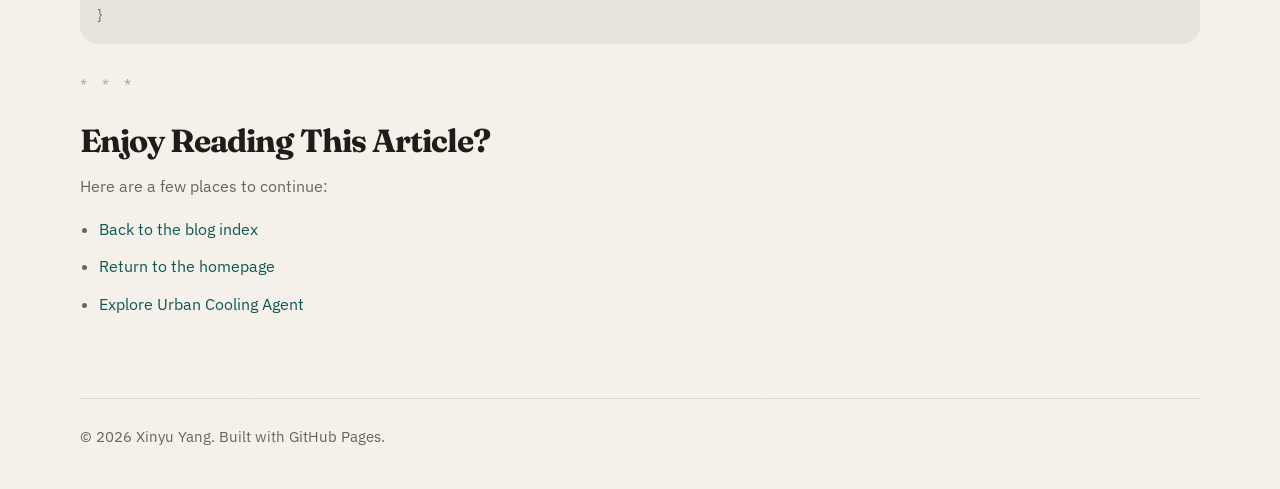
<file: blog/2026/drawing-auxiliary-lines/index.html>
<!DOCTYPE html>
<html lang="en">
  <head>
    <meta charset="UTF-8" />
    <meta name="viewport" content="width=device-width, initial-scale=1.0" />
    <title>
      Drawing Auxiliary Lines: When GNN Input Enrichment Helps Transformers
      Discover Newton | Xinyu Yang
    </title>
    <meta
      name="description"
      content="A tech blog by Xinyu Yang on why GNN input enrichment worked better than cross-attention or output constraints for Newtonian discovery in long-context Transformers."
    />
    <link rel="icon" href="/assets/favicon.svg" type="image/svg+xml" />
    <link rel="preconnect" href="https://fonts.googleapis.com" />
    <link rel="preconnect" href="https://fonts.gstatic.com" crossorigin />
    <link
      href="https://fonts.googleapis.com/css2?family=Fraunces:opsz,wght@9..144,500;9..144,600;9..144,700&family=IBM+Plex+Sans:wght@400;500;600&display=swap"
      rel="stylesheet"
    />
    <link rel="stylesheet" href="/styles.css" />
  </head>
  <body class="blog-page-body">
    <header class="site-header">
      <div class="container nav-shell">
        <a class="brand" href="/" aria-label="Go to the home page">XY</a>
        <button
          class="nav-toggle"
          type="button"
          aria-expanded="false"
          aria-controls="site-nav"
        >
          Menu
        </button>
        <nav id="site-nav" class="site-nav" aria-label="Main navigation">
          <a href="/#about">about</a>
          <a class="current" href="/blog/">blog</a>
          <a href="/#focus">focus</a>
          <a href="/#work">selected work</a>
          <a href="/#notes">notes</a>
          <a href="/#contact">contact</a>
        </nav>
      </div>
    </header>

    <main class="post-page">
      <div class="container">
        <article class="essay-layout">
          <header class="essay-header">
            <h1 class="essay-title">
              Drawing Auxiliary Lines: When GNN Input Enrichment Helps Transformers
              Discover Newton
            </h1>
            <p class="essay-date">Created in April 17, 2026</p>
            <p class="essay-taxonomy">
              <a href="/blog/">2026</a>
              <span>&middot;</span>
              <span>Inductive Bias</span>
              <span>&middot;</span>
              <span>Transformers</span>
              <span>&middot;</span>
              <span>Graph Neural Networks</span>
            </p>
            <p class="essay-author">Author: Xinyu Yang</p>
          </header>

        <div class="essay-separator">* * *</div>

        <section class="essay-section">
          <h2>The Central Question</h2>
          <p>
            In long-context orbital prediction, Transformers often learn the wrong
            kind of structure. They become very good at describing the curve and
            very bad at recovering the law behind it.
          </p>
          <p>
            A recent result from Liu et al. made this visible: when the context is
            short, hidden states line up with Newtonian quantities like force; when
            the context grows to 100 steps, the same model shifts toward Keplerian
            geometry. It starts fitting ellipses instead of discovering
            interaction.<sup class="essay-citation"><a href="#ref-liu2026kepler">[1]</a></sup>
          </p>
          <p>
            This project asks a narrow question with a broader implication: if a
            Graph Neural Network already has the right inductive bias for pairwise
            interaction, what is the best way to inject that bias into a
            Transformer?
          </p>
          <figure class="essay-figure">
            <img
              src="/assets/blog/drawing-auxiliary-lines/ppt-images/image2.png"
              alt="A slide contrasting Keplerian curve fitting with Newtonian mechanistic understanding in long-context orbital prediction."
            />
            <figcaption>
              The project starts from a mismatch between performance and
              mechanism: low prediction error does not guarantee that the model's
              hidden representation has organized itself around the right
              physical law.
            </figcaption>
          </figure>
        </section>

        <div class="essay-separator">* * *</div>

        <section class="essay-section">
          <h2>The Metric</h2>
          <p>
            I track the difference between Newtonian probe scores and Keplerian
            probe scores using a single summary value, ΔN, following the probing
            setup introduced in the original Kepler-to-Newton study.<sup class="essay-citation"><a href="#ref-liu2026kepler">[1]</a></sup>
          </p>
          <div class="essay-note">
            <p>
              <strong>ΔN = Newtonian representation quality - Keplerian
              representation quality</strong>
            </p>
          </div>
          <p>
            Positive values mean the representation is more Newton-like. Negative
            values mean it leans toward Keplerian structure. The baseline at
            context length 100 lands at <strong>-0.273</strong>, which is already a
            strong hint that the model prefers geometric description over force.
          </p>
          <figure class="essay-figure">
            <img
              src="/assets/blog/drawing-auxiliary-lines/ppt-images/image5.png"
              alt="A chart showing that longer context pushes the model from Newtonian structure toward Keplerian geometry."
              loading="lazy"
            />
            <figcaption>
              A context-length sweep makes the failure mode visible: once the
              window grows long enough, the representation drifts away from
              force and toward orbital geometry.
            </figcaption>
          </figure>
        </section>

        <div class="essay-separator">* * *</div>

        <section class="essay-section">
          <h2>Why "Auxiliary Lines"?</h2>
          <p>
            In geometry, an auxiliary line does not add new truth to a figure. It
            reveals structure that was already there but hard to see. That is the
            role I wanted the GNN to play here.
          </p>
          <p>
            A GNN over the sun and planet nodes naturally computes the kind of
            relational information Newtonian reasoning needs: who interacts with
            whom, in what direction, and with what distance-dependent structure.
            The question is not whether that information exists. The question is how
            visible it becomes to the Transformer. In the underlying manuscript, I
            use a Triplet-GMPNN-style relational encoder as the pre-trained graph
            module.<sup class="essay-citation"><a href="#ref-ibarz2022generalist">[2]</a></sup>
          </p>
          <figure class="essay-figure">
            <img
              src="/assets/blog/drawing-auxiliary-lines/ppt-images/image11.png"
              alt="A slide presenting the auxiliary-line idea as revealing hidden Newtonian structure through GNN input enrichment."
              loading="lazy"
            />
            <figcaption>
              The auxiliary-line metaphor is literal here: the GNN does not
              change the underlying physics, it changes how much of the latent
              structure the Transformer can see from the start.
            </figcaption>
          </figure>
        </section>

        <div class="essay-separator">* * *</div>

        <section class="essay-section">
          <h2>Three Ways to Inject the GNN</h2>
          <div class="essay-table">
            <table>
              <thead>
                <tr>
                  <th>Strategy</th>
                  <th>Idea</th>
                  <th>Outcome</th>
                </tr>
              </thead>
              <tbody>
                <tr>
                  <td>Cross-attention</td>
                  <td>The GNN acts as an optional side channel after each block.</td>
                  <td>The Transformer mostly ignores it.</td>
                </tr>
                <tr>
                  <td>Physics-informed output</td>
                  <td>The output is routed through a force-flavored bottleneck.</td>
                  <td>It helps only marginally.</td>
                </tr>
                <tr>
                  <td>Input enrichment</td>
                  <td>The GNN embedding is added directly to the token embedding.</td>
                  <td>This produces the strongest shift toward Newton.</td>
                </tr>
              </tbody>
            </table>
          </div>
          <p>
            The key distinction is that cross-attention keeps the GNN optional,
            while input enrichment makes it part of the representation from the
            first layer onward. The cross-attention branch is inspired by
            TransNAR-style GNN-Transformer integration, but in this setting that
            optional route turns out to be exactly the weakness.<sup class="essay-citation"><a href="#ref-bounsi2024transformers">[3]</a></sup>
          </p>
          <figure class="essay-figure">
            <img
              src="/assets/blog/drawing-auxiliary-lines/ppt-images/image8.png"
              alt="A comparison of three strategies for integrating a GNN with a Transformer: cross-attention, physics-informed output, and input enrichment."
              loading="lazy"
            />
            <figcaption>
              The three design choices are the heart of the experiment: attach
              physics as an optional side channel, impose it only at the output,
              or weave it directly into the token representation.
            </figcaption>
          </figure>
        </section>

        <div class="essay-separator">* * *</div>

        <section class="essay-section">
          <h2>Main Result</h2>
          <div class="essay-stats">
            <div class="essay-stat">
              <div class="essay-stat-value">58%</div>
              <p>reduction in |ΔN| for the best auxiliary-line variant</p>
            </div>
            <div class="essay-stat">
              <div class="essay-stat-value">0.86</div>
              <p>Fx probe score after input enrichment</p>
            </div>
            <div class="essay-stat">
              <div class="essay-stat-value">0.88</div>
              <p>Fy probe score after input enrichment</p>
            </div>
            <div class="essay-stat">
              <div class="essay-stat-value">-0.115</div>
              <p>best final ΔN, improved from -0.273 baseline</p>
            </div>
          </div>
          <p>
            Cross-attention variants either failed outright or stayed close to the
            baseline. Physics-informed outputs improved the metric slightly, but not
            enough to change the model's underlying preference. Input enrichment was
            the only strategy that materially changed what the representation cared
            about.
          </p>
          <figure class="essay-figure">
            <img
              src="/assets/blog/drawing-auxiliary-lines/ppt-images/image12.png"
              alt="A result slide showing that auxiliary-line input enrichment shifts the model back toward Newtonian structure."
              loading="lazy"
            />
            <figcaption>
              This is the main empirical shift: once the GNN embedding is folded
              into the input, the model stops behaving like a pure ellipse
              fitter and moves back toward a force-aware representation.
            </figcaption>
          </figure>
        </section>

        <div class="essay-separator">* * *</div>

        <section class="essay-section">
          <h2>Why Cross-attention Failed</h2>
          <p>
            The baseline Transformer already has a convenient shortcut: fit the
            orbit geometrically and keep the loss low. Once that shortcut exists, an
            extra branch has to fight for relevance.
          </p>
          <p>
            In practice, the GNN remained easy to ignore. A gated route makes this
            even easier: if the model can minimize loss with Keplerian features, it
            can simply close the door on the relational signal.
          </p>
        </section>

        <div class="essay-separator">* * *</div>

        <section class="essay-section">
          <h2>Why Input Enrichment Worked</h2>
          <ol>
            <li>
              The GNN signal enters before the first attention layer, so every Q, K,
              and V computation starts with relational structure already mixed in.
            </li>
            <li>
              The GNN's message passing precomputes the core conceptual step Newton
              needs: pairwise interaction.
            </li>
            <li>
              The richer 128-dimensional relational embedding outperformed the
              bottleneck variant, which suggests the useful bias is not just a scalar
              hint but a fuller geometric view.
            </li>
          </ol>
          <p>
            That is the whole point of the auxiliary-line metaphor: once the line is
            drawn, the rest of the proof changes.
          </p>
          <figure class="essay-figure">
            <img
              src="/assets/blog/drawing-auxiliary-lines/ppt-images/image13.png"
              alt="A slide explaining that input enrichment makes the hidden relational structure impossible for the Transformer to ignore."
              loading="lazy"
            />
            <figcaption>
              Input enrichment worked because it made the relational cue
              structurally unavoidable. The model could still optimize, but it
              now optimized over a better view of the problem.
            </figcaption>
          </figure>
        </section>

        <div class="essay-separator">* * *</div>

        <section class="essay-section">
          <h2>What I Think This Means</h2>
          <p>
            For scientific machine learning, the most effective inductive bias may
            be representational rather than restrictive. Instead of forcing the
            model through a bottleneck and hoping it learns the right abstraction,
            we can sometimes expose the right abstraction earlier and let the model
            operate on a better figure.
          </p>
          <p>
            More broadly, this suggests that the question is not only
            <em>what architecture should I use?</em> but also
            <em>what structure should the model be allowed to see from the
            beginning?</em>
          </p>
        </section>

        <div class="essay-separator">* * *</div>

        <section class="essay-section">
          <h2>References</h2>
          <ol class="essay-references">
            <li id="ref-liu2026kepler">
              Liu, Z., Sanborn, S., Ganguli, S., and Tolias, A. <em>From Kepler
              to Newton: Inductive Biases Guide Learned World Models in
              Transformers.</em> arXiv preprint arXiv:2602.06923, 2026.
            </li>
            <li id="ref-ibarz2022generalist">
              Ibarz, B., Kurin, V., Papamakarios, G., Nikiforou, K., Bennani,
              M., Csordas, R., and Velickovic, P. <em>A Generalist Neural
              Algorithmic Learner.</em> Learning on Graphs (LoG), 2022.
            </li>
            <li id="ref-bounsi2024transformers">
              Bounsi, W., Ibarz, B., Dudzik, A., Hamrick, J. B., Markeeva, L.,
              Vitvitskyi, A., Pascanu, R., and Velickovic, P. <em>Transformers
              Meet Neural Algorithmic Reasoners.</em> arXiv preprint
              arXiv:2406.09308, 2024.
            </li>
          </ol>
        </section>

        <div class="essay-separator">* * *</div>

        <section class="essay-section">
          <h2>Citation</h2>
          <p>
            This article is adapted from my local manuscript
            <strong>
              Drawing Auxiliary Lines: Graph Neural Networks as Input Enrichment
              for Newtonian Discovery in Transformers
            </strong>.
          </p>
          <div class="essay-bibtex">
<pre>@article{yang2026drawingauxiliarylines,
  title={Drawing Auxiliary Lines: Graph Neural Networks as Input Enrichment for Newtonian Discovery in Transformers},
  author={Yang, Xinyu},
  year={2026},
  url={https://pgupdn.github.io/blog/2026/drawing-auxiliary-lines/}
}</pre>
          </div>
        </section>

        <div class="essay-separator">* * *</div>

          <section class="essay-section">
            <h2>Enjoy Reading This Article?</h2>
            <p>Here are a few places to continue:</p>
            <ul>
              <li><a href="/blog/">Back to the blog index</a></li>
              <li><a href="/">Return to the homepage</a></li>
              <li><a href="https://pgupdn.github.io/urban-cooling-agent/">Explore Urban Cooling Agent</a></li>
            </ul>
          </section>
        </article>
      </div>
    </main>

    <footer class="site-footer">
      <div class="container footer-shell">
        <p>
          &copy; <span id="year"></span> Xinyu Yang. Built with GitHub Pages.
        </p>
      </div>
    </footer>

    <script src="/script.js"></script>
  </body>
</html>
</file>
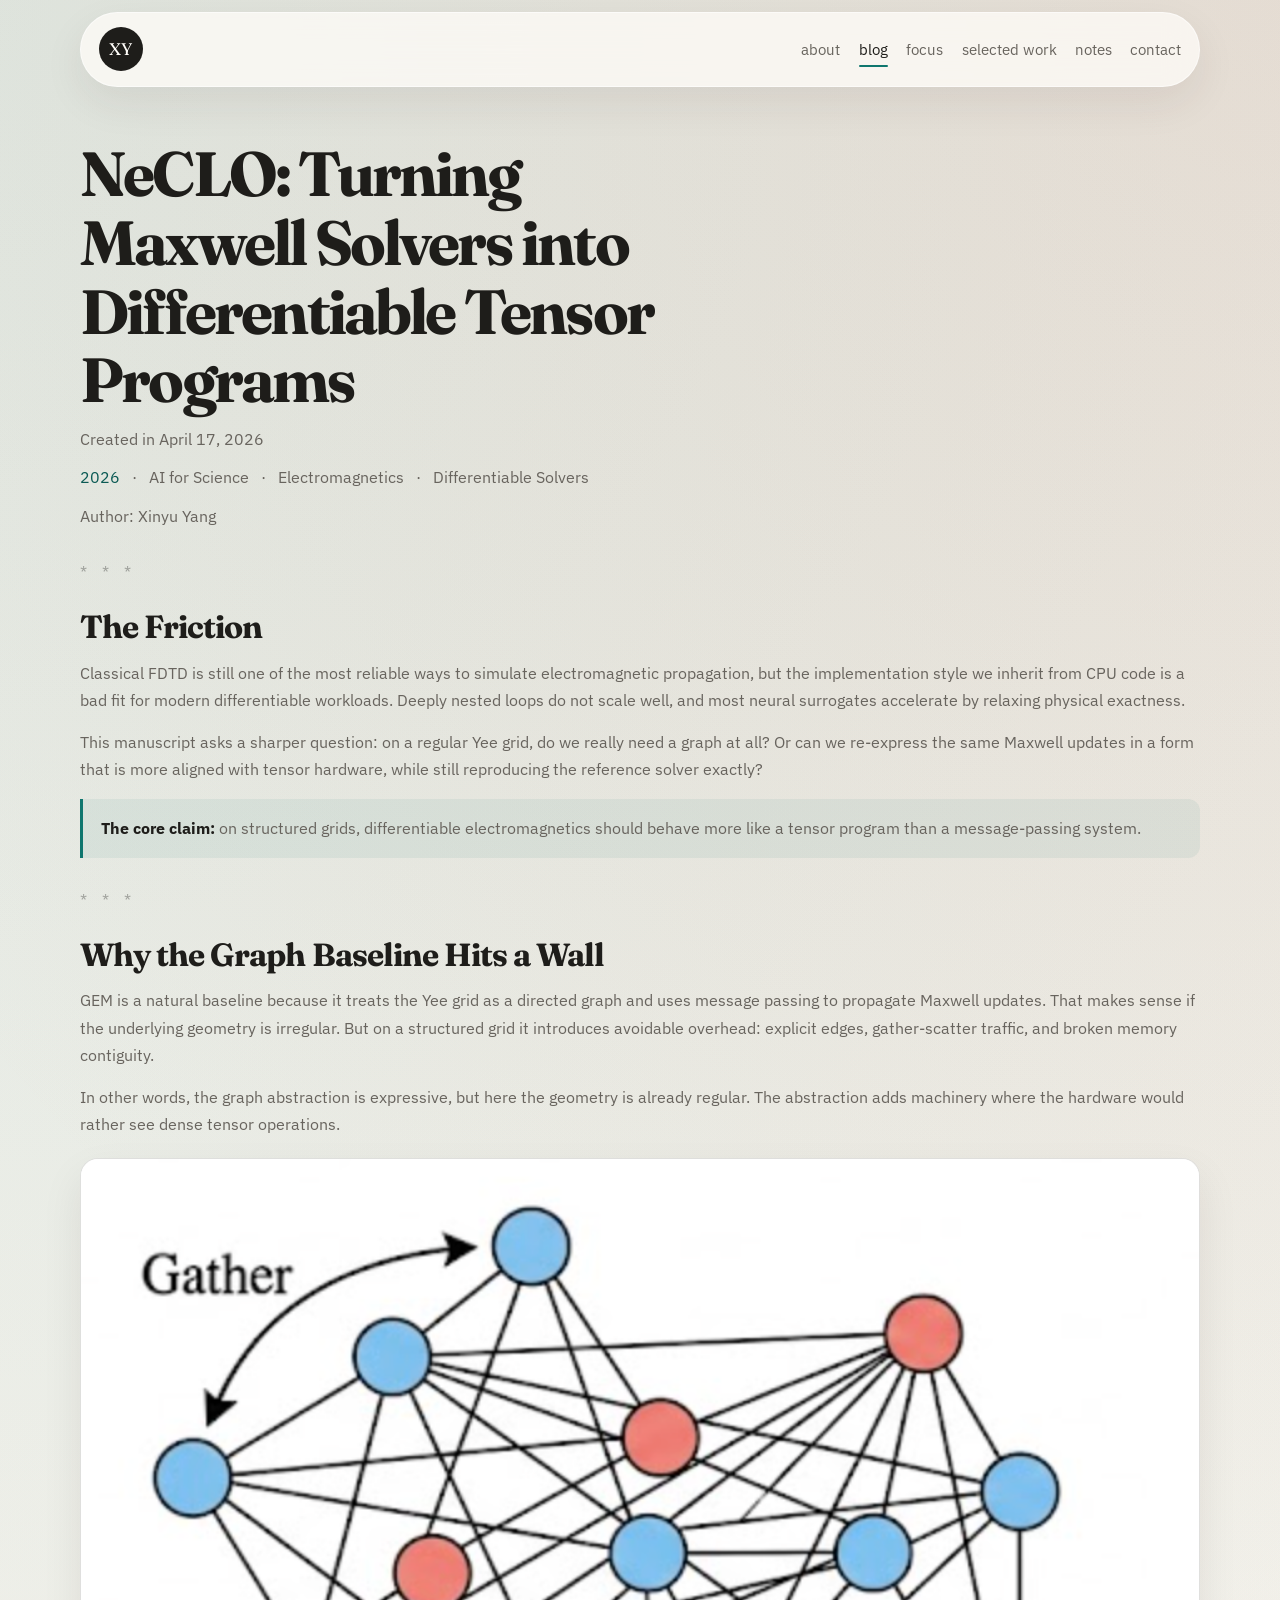
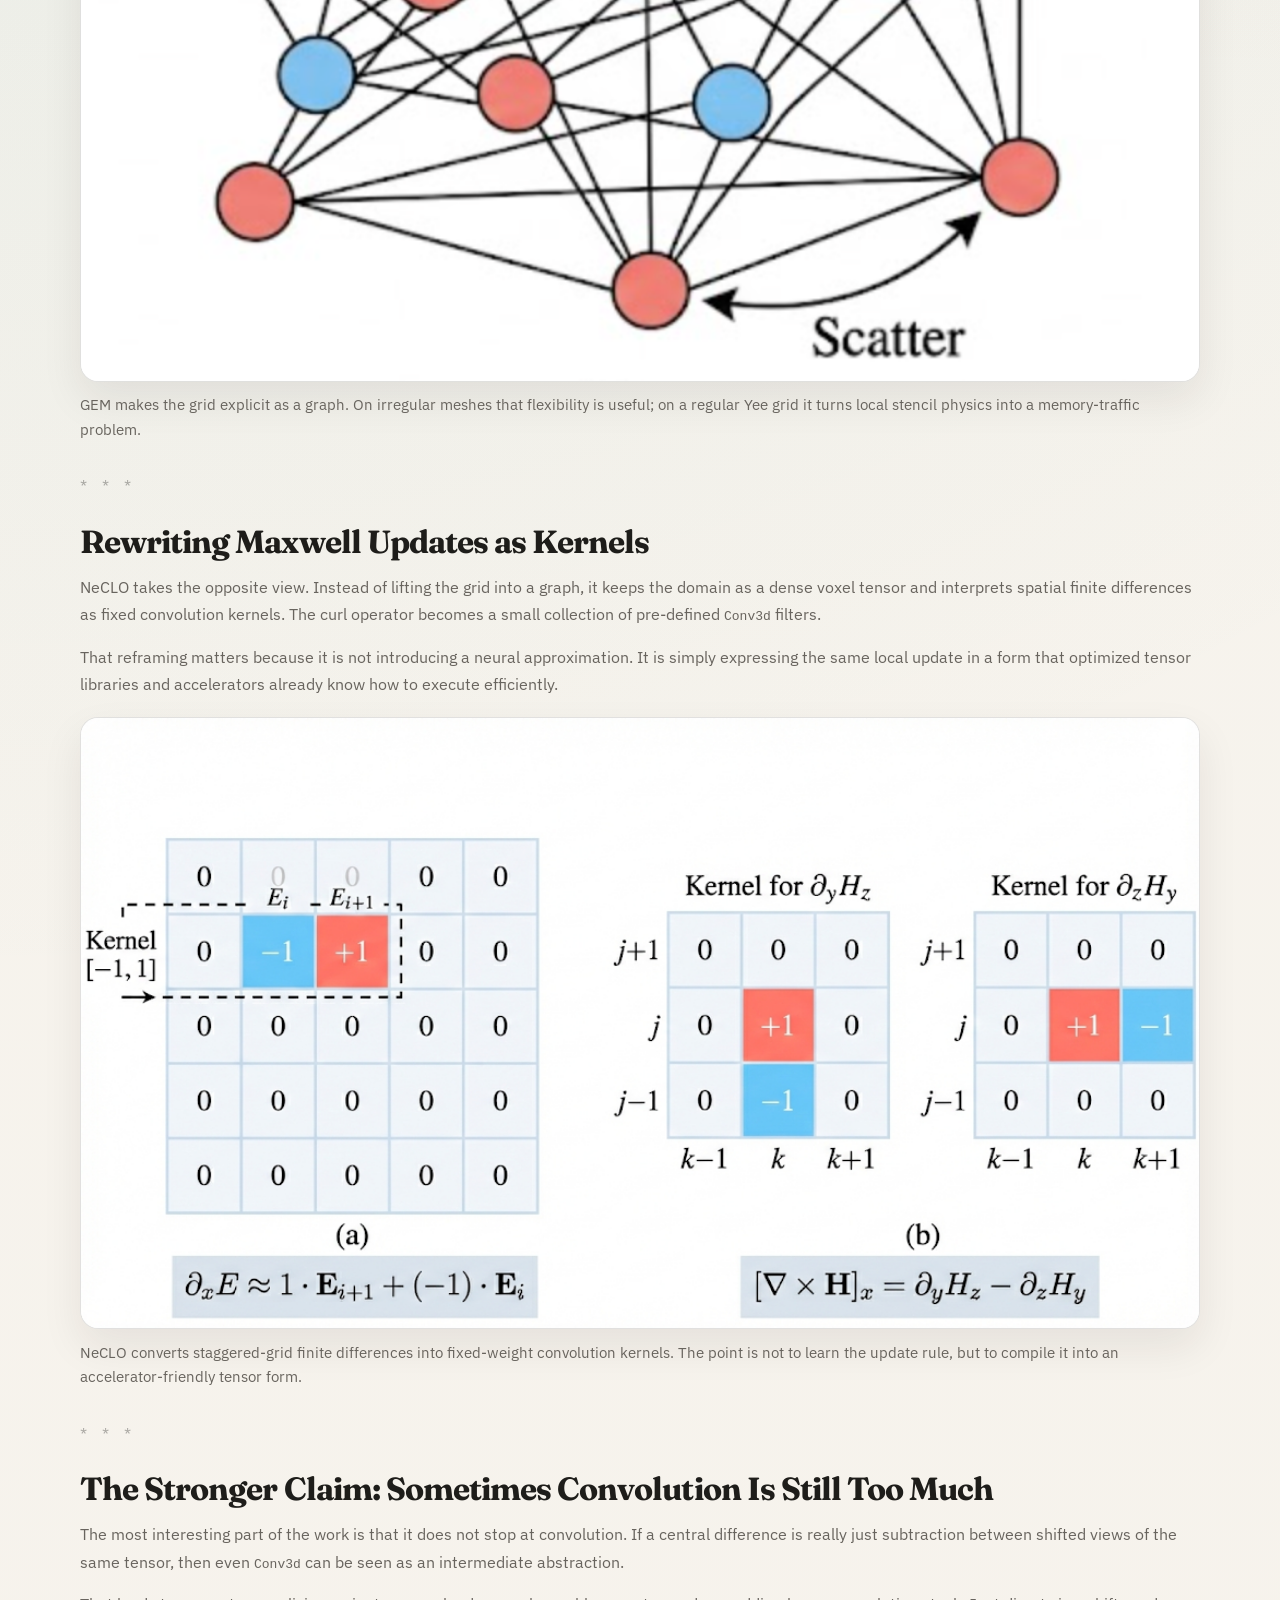
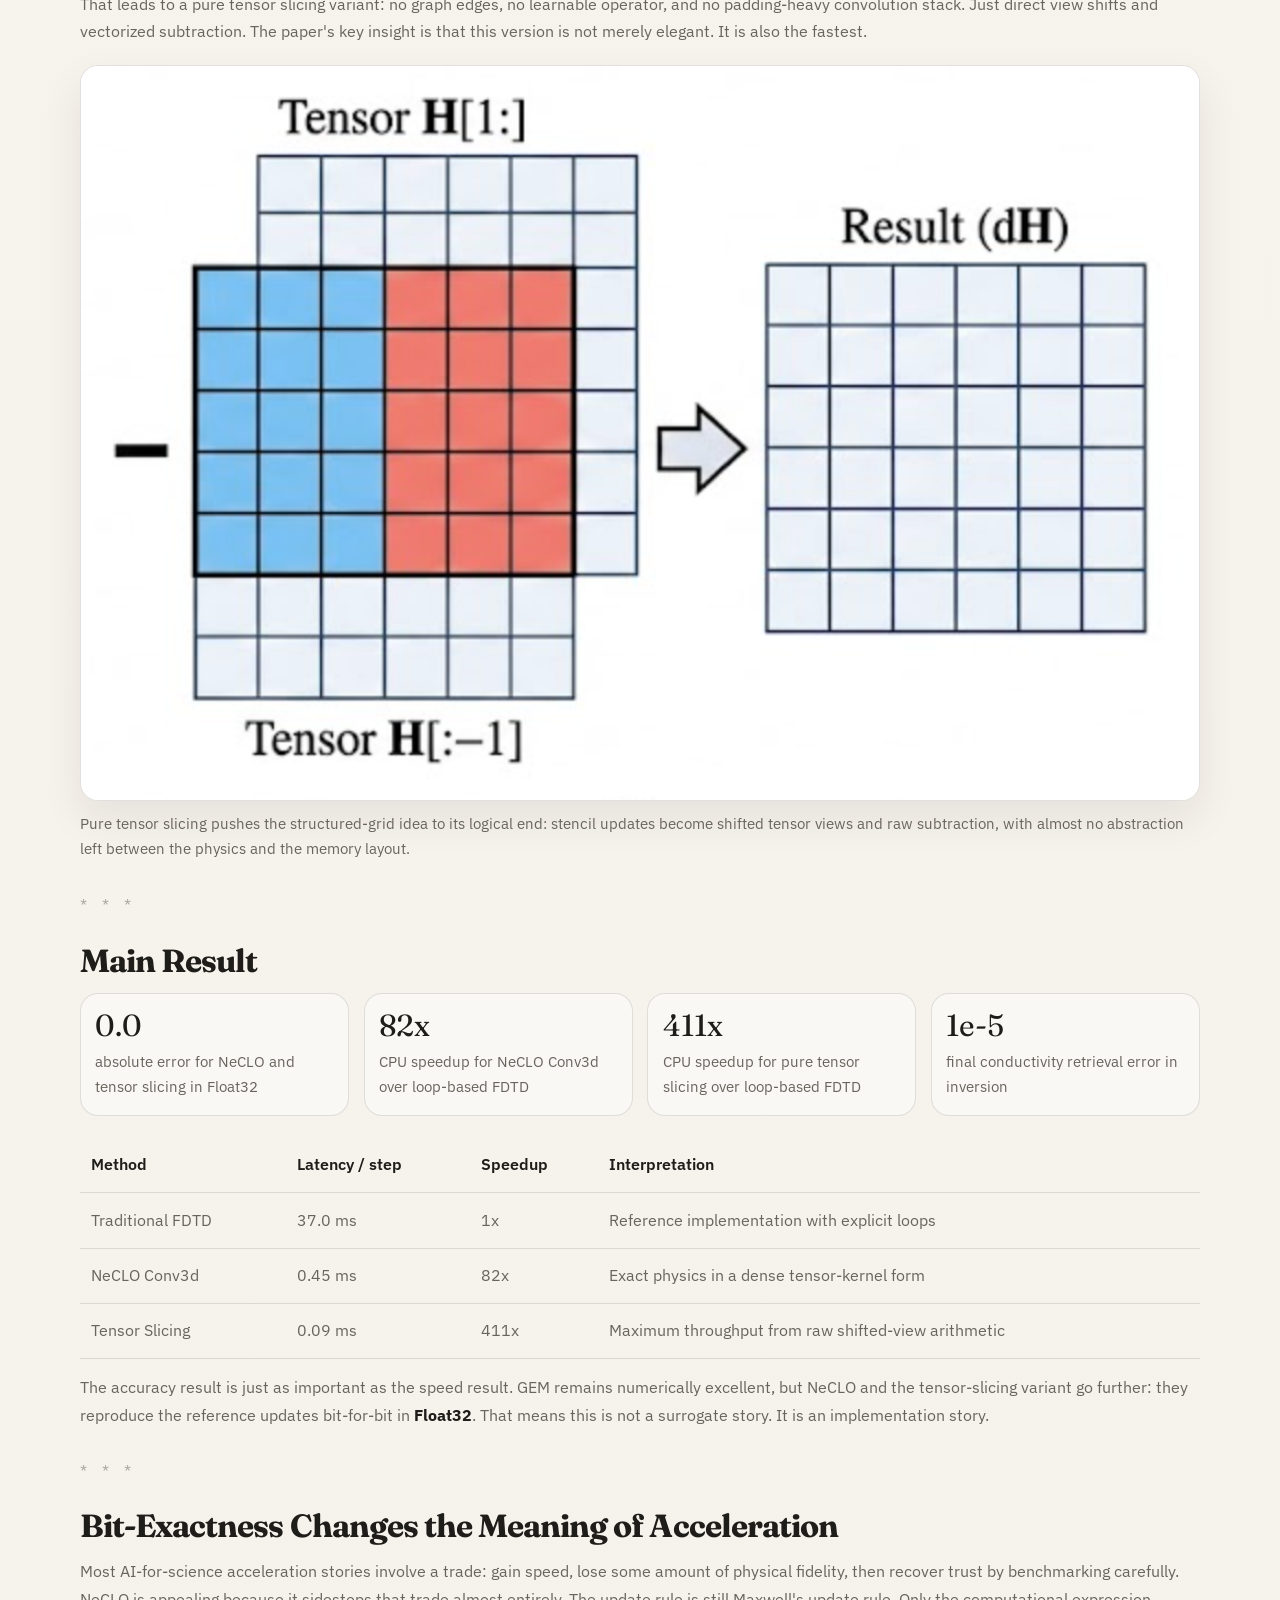
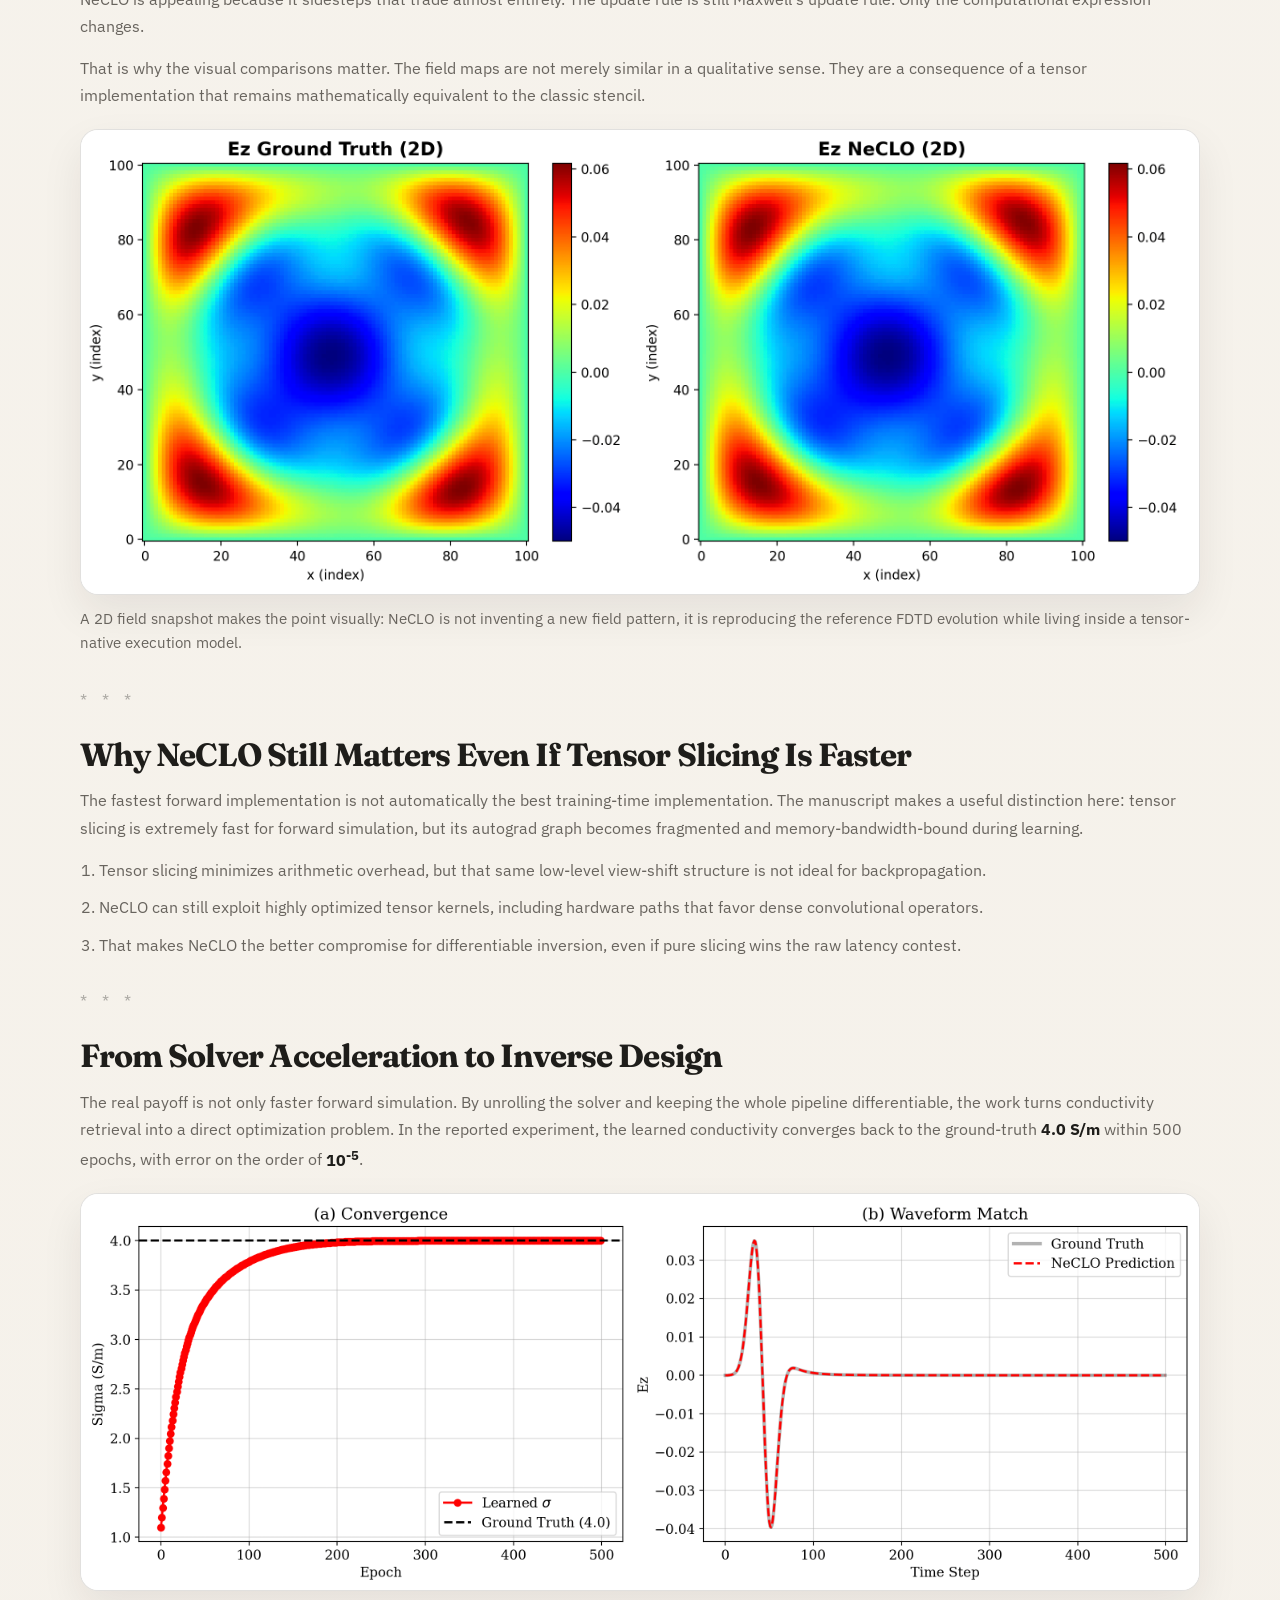
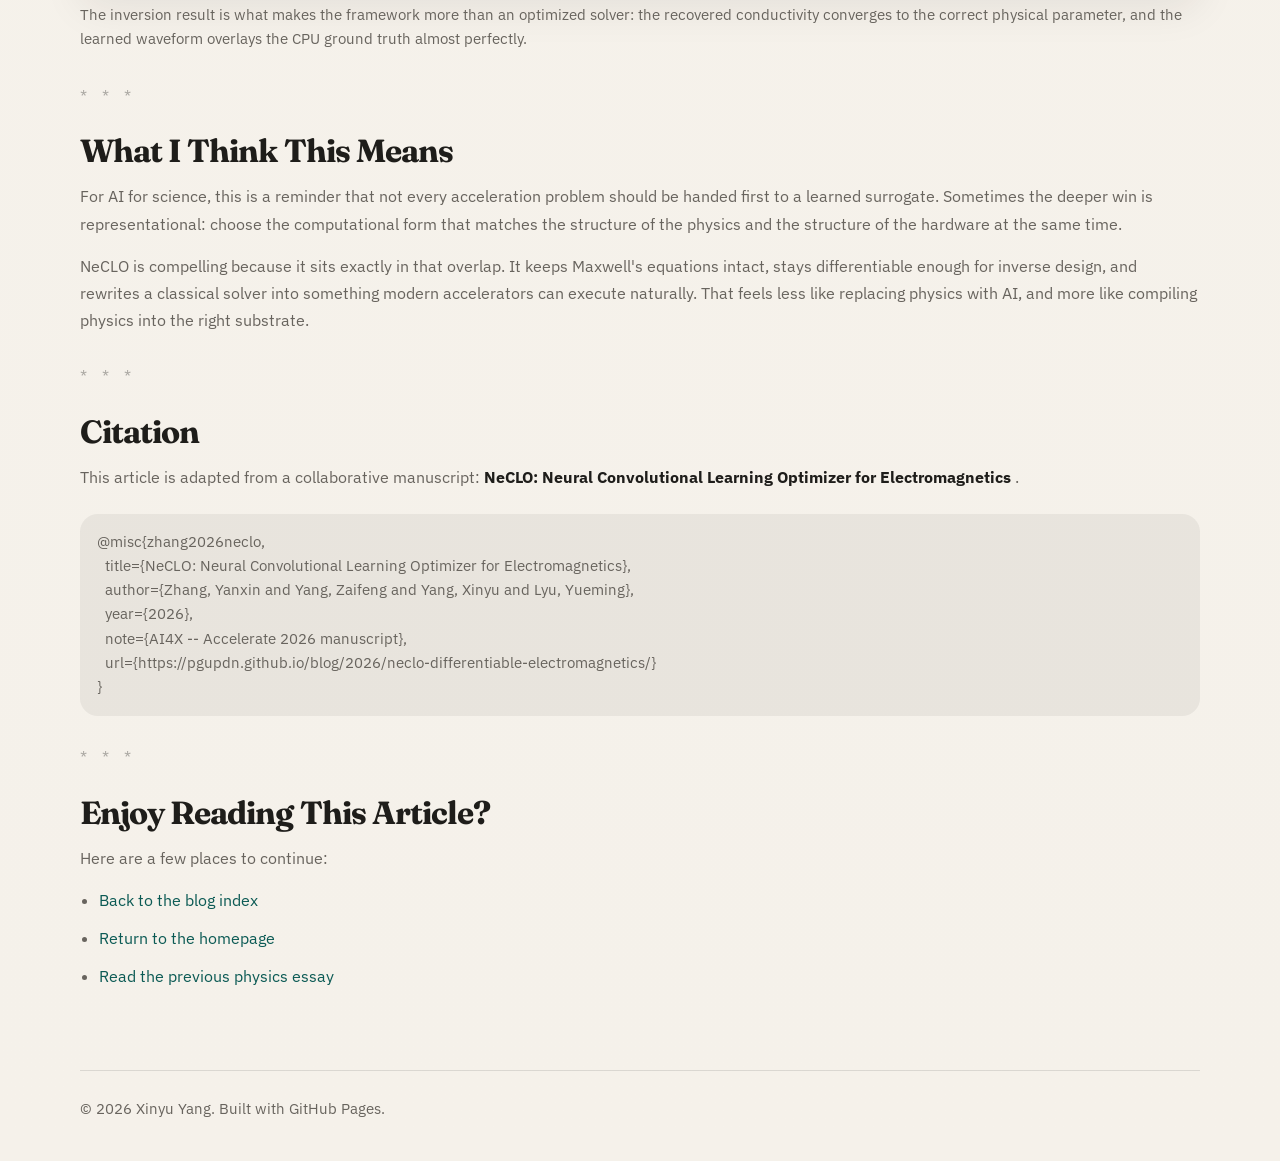
<file: blog/2026/neclo-differentiable-electromagnetics/index.html>
<!DOCTYPE html>
<html lang="en">
  <head>
    <meta charset="UTF-8" />
    <meta name="viewport" content="width=device-width, initial-scale=1.0" />
    <title>
      NeCLO: Turning Maxwell Solvers into Differentiable Tensor Programs |
      Xinyu Yang
    </title>
    <meta
      name="description"
      content="A tech blog by Xinyu Yang on NeCLO, a differentiable electromagnetics framework that replaces graph overhead with fixed convolutions and tensor slicing while staying bit-exact to FDTD."
    />
    <link rel="icon" href="/assets/favicon.svg" type="image/svg+xml" />
    <link rel="preconnect" href="https://fonts.googleapis.com" />
    <link rel="preconnect" href="https://fonts.gstatic.com" crossorigin />
    <link
      href="https://fonts.googleapis.com/css2?family=Fraunces:opsz,wght@9..144,500;9..144,600;9..144,700&family=IBM+Plex+Sans:wght@400;500;600&display=swap"
      rel="stylesheet"
    />
    <link rel="stylesheet" href="/styles.css" />
  </head>
  <body class="blog-page-body">
    <header class="site-header">
      <div class="container nav-shell">
        <a class="brand" href="/" aria-label="Go to the home page">XY</a>
        <button
          class="nav-toggle"
          type="button"
          aria-expanded="false"
          aria-controls="site-nav"
        >
          Menu
        </button>
        <nav id="site-nav" class="site-nav" aria-label="Main navigation">
          <a href="/#about">about</a>
          <a class="current" href="/blog/">blog</a>
          <a href="/#focus">focus</a>
          <a href="/#work">selected work</a>
          <a href="/#notes">notes</a>
          <a href="/#contact">contact</a>
        </nav>
      </div>
    </header>

    <main class="post-page">
      <div class="container">
        <article class="essay-layout">
          <header class="essay-header">
            <h1 class="essay-title">
              NeCLO: Turning Maxwell Solvers into Differentiable Tensor Programs
            </h1>
            <p class="essay-date">Created in April 17, 2026</p>
            <p class="essay-taxonomy">
              <a href="/blog/">2026</a>
              <span>&middot;</span>
              <span>AI for Science</span>
              <span>&middot;</span>
              <span>Electromagnetics</span>
              <span>&middot;</span>
              <span>Differentiable Solvers</span>
            </p>
            <p class="essay-author">Author: Xinyu Yang</p>
          </header>

          <div class="essay-separator">* * *</div>

          <section class="essay-section">
            <h2>The Friction</h2>
            <p>
              Classical FDTD is still one of the most reliable ways to simulate
              electromagnetic propagation, but the implementation style we
              inherit from CPU code is a bad fit for modern differentiable
              workloads. Deeply nested loops do not scale well, and most neural
              surrogates accelerate by relaxing physical exactness.
            </p>
            <p>
              This manuscript asks a sharper
              question: on a regular Yee grid, do we really need a graph at all?
              Or can we re-express the same Maxwell updates in a form that is
              more aligned with tensor hardware, while still reproducing the
              reference solver exactly?
            </p>
            <div class="essay-note">
              <p>
                <strong>The core claim:</strong> on structured grids,
                differentiable electromagnetics should behave more like a tensor
                program than a message-passing system.
              </p>
            </div>
          </section>

          <div class="essay-separator">* * *</div>

          <section class="essay-section">
            <h2>Why the Graph Baseline Hits a Wall</h2>
            <p>
              GEM is a natural baseline because it treats the Yee grid as a
              directed graph and uses message passing to propagate Maxwell
              updates. That makes sense if the underlying geometry is irregular.
              But on a structured grid it introduces avoidable overhead:
              explicit edges, gather-scatter traffic, and broken memory
              contiguity.
            </p>
            <p>
              In other words, the graph abstraction is expressive, but here the
              geometry is already regular. The abstraction adds machinery where
              the hardware would rather see dense tensor operations.
            </p>
            <figure class="essay-figure">
              <img
                src="/assets/blog/neclo-differentiable-electromagnetics/gem.png"
                alt="A graph-message-passing view of structured-grid electromagnetics with gather and scatter operations."
              />
              <figcaption>
                GEM makes the grid explicit as a graph. On irregular meshes that
                flexibility is useful; on a regular Yee grid it turns local
                stencil physics into a memory-traffic problem.
              </figcaption>
            </figure>
          </section>

          <div class="essay-separator">* * *</div>

          <section class="essay-section">
            <h2>Rewriting Maxwell Updates as Kernels</h2>
            <p>
              NeCLO takes the opposite view. Instead of lifting the grid into a
              graph, it keeps the domain as a dense voxel tensor and interprets
              spatial finite differences as fixed convolution kernels. The curl
              operator becomes a small collection of pre-defined
              <code>Conv3d</code> filters.
            </p>
            <p>
              That reframing matters because it is not introducing a neural
              approximation. It is simply expressing the same local update in a
              form that optimized tensor libraries and accelerators already know
              how to execute efficiently.
            </p>
            <figure class="essay-figure">
              <img
                src="/assets/blog/neclo-differentiable-electromagnetics/neclo-conv.png"
                alt="Finite-difference stencils rewritten as fixed convolution kernels for NeCLO."
                loading="lazy"
              />
              <figcaption>
                NeCLO converts staggered-grid finite differences into
                fixed-weight convolution kernels. The point is not to learn the
                update rule, but to compile it into an accelerator-friendly
                tensor form.
              </figcaption>
            </figure>
          </section>

          <div class="essay-separator">* * *</div>

          <section class="essay-section">
            <h2>The Stronger Claim: Sometimes Convolution Is Still Too Much</h2>
            <p>
              The most interesting part of the work is that it does not stop at
              convolution. If a central difference is really just subtraction
              between shifted views of the same tensor, then even
              <code>Conv3d</code> can be seen as an intermediate abstraction.
            </p>
            <p>
              That leads to a pure tensor slicing variant: no graph edges, no
              learnable operator, and no padding-heavy convolution stack. Just
              direct view shifts and vectorized subtraction. The paper's key
              insight is that this version is not merely elegant. It is also the
              fastest.
            </p>
            <figure class="essay-figure">
              <img
                src="/assets/blog/neclo-differentiable-electromagnetics/tensor-slicing.png"
                alt="Tensor slicing as shifted subtraction between views of the same field tensor."
                loading="lazy"
              />
              <figcaption>
                Pure tensor slicing pushes the structured-grid idea to its
                logical end: stencil updates become shifted tensor views and raw
                subtraction, with almost no abstraction left between the physics
                and the memory layout.
              </figcaption>
            </figure>
          </section>

          <div class="essay-separator">* * *</div>

          <section class="essay-section">
            <h2>Main Result</h2>
            <div class="essay-stats">
              <div class="essay-stat">
                <div class="essay-stat-value">0.0</div>
                <p>absolute error for NeCLO and tensor slicing in Float32</p>
              </div>
              <div class="essay-stat">
                <div class="essay-stat-value">82x</div>
                <p>CPU speedup for NeCLO Conv3d over loop-based FDTD</p>
              </div>
              <div class="essay-stat">
                <div class="essay-stat-value">411x</div>
                <p>CPU speedup for pure tensor slicing over loop-based FDTD</p>
              </div>
              <div class="essay-stat">
                <div class="essay-stat-value">1e-5</div>
                <p>final conductivity retrieval error in inversion</p>
              </div>
            </div>
            <div class="essay-table">
              <table>
                <thead>
                  <tr>
                    <th>Method</th>
                    <th>Latency / step</th>
                    <th>Speedup</th>
                    <th>Interpretation</th>
                  </tr>
                </thead>
                <tbody>
                  <tr>
                    <td>Traditional FDTD</td>
                    <td>37.0 ms</td>
                    <td>1x</td>
                    <td>Reference implementation with explicit loops</td>
                  </tr>
                  <tr>
                    <td>NeCLO Conv3d</td>
                    <td>0.45 ms</td>
                    <td>82x</td>
                    <td>Exact physics in a dense tensor-kernel form</td>
                  </tr>
                  <tr>
                    <td>Tensor Slicing</td>
                    <td>0.09 ms</td>
                    <td>411x</td>
                    <td>Maximum throughput from raw shifted-view arithmetic</td>
                  </tr>
                </tbody>
              </table>
            </div>
            <p>
              The accuracy result is just as important as the speed result. GEM
              remains numerically excellent, but NeCLO and the tensor-slicing
              variant go further: they reproduce the reference updates
              bit-for-bit in <strong>Float32</strong>. That means this is not a
              surrogate story. It is an implementation story.
            </p>
          </section>

          <div class="essay-separator">* * *</div>

          <section class="essay-section">
            <h2>Bit-Exactness Changes the Meaning of Acceleration</h2>
            <p>
              Most AI-for-science acceleration stories involve a trade: gain
              speed, lose some amount of physical fidelity, then recover trust by
              benchmarking carefully. NeCLO is appealing because it sidesteps
              that trade almost entirely. The update rule is still Maxwell's
              update rule. Only the computational expression changes.
            </p>
            <p>
              That is why the visual comparisons matter. The field maps are not
              merely similar in a qualitative sense. They are a consequence of a
              tensor implementation that remains mathematically equivalent to the
              classic stencil.
            </p>
            <figure class="essay-figure">
              <img
                src="/assets/blog/neclo-differentiable-electromagnetics/2d-ez.png"
                alt="A side-by-side comparison of ground-truth and NeCLO 2D Ez field distributions."
                loading="lazy"
              />
              <figcaption>
                A 2D field snapshot makes the point visually: NeCLO is not
                inventing a new field pattern, it is reproducing the reference
                FDTD evolution while living inside a tensor-native execution
                model.
              </figcaption>
            </figure>
          </section>

          <div class="essay-separator">* * *</div>

          <section class="essay-section">
            <h2>Why NeCLO Still Matters Even If Tensor Slicing Is Faster</h2>
            <p>
              The fastest forward implementation is not automatically the best
              training-time implementation. The manuscript makes a useful
              distinction here: tensor slicing is extremely fast for forward
              simulation, but its autograd graph becomes fragmented and
              memory-bandwidth-bound during learning.
            </p>
            <ol>
              <li>
                Tensor slicing minimizes arithmetic overhead, but that same
                low-level view-shift structure is not ideal for backpropagation.
              </li>
              <li>
                NeCLO can still exploit highly optimized tensor kernels,
                including hardware paths that favor dense convolutional
                operators.
              </li>
              <li>
                That makes NeCLO the better compromise for differentiable
                inversion, even if pure slicing wins the raw latency contest.
              </li>
            </ol>
          </section>

          <div class="essay-separator">* * *</div>

          <section class="essay-section">
            <h2>From Solver Acceleration to Inverse Design</h2>
            <p>
              The real payoff is not only faster forward simulation. By
              unrolling the solver and keeping the whole pipeline
              differentiable, the work turns conductivity retrieval into a
              direct optimization problem. In the reported experiment, the
              learned conductivity converges back to the ground-truth
              <strong>4.0 S/m</strong> within 500 epochs, with error on the order
              of <strong>10<sup>-5</sup></strong>.
            </p>
            <figure class="essay-figure">
              <img
                src="/assets/blog/neclo-differentiable-electromagnetics/learning.png"
                alt="Learning curves showing conductivity convergence and waveform agreement for NeCLO-based inversion."
                loading="lazy"
              />
              <figcaption>
                The inversion result is what makes the framework more than an
                optimized solver: the recovered conductivity converges to the
                correct physical parameter, and the learned waveform overlays the
                CPU ground truth almost perfectly.
              </figcaption>
            </figure>
          </section>

          <div class="essay-separator">* * *</div>

          <section class="essay-section">
            <h2>What I Think This Means</h2>
            <p>
              For AI for science, this is a reminder that not every acceleration
              problem should be handed first to a learned surrogate. Sometimes
              the deeper win is representational: choose the computational form
              that matches the structure of the physics and the structure of the
              hardware at the same time.
            </p>
            <p>
              NeCLO is compelling because it sits exactly in that overlap. It
              keeps Maxwell's equations intact, stays differentiable enough for
              inverse design, and rewrites a classical solver into something
              modern accelerators can execute naturally. That feels less like
              replacing physics with AI, and more like compiling physics into
              the right substrate.
            </p>
          </section>

          <div class="essay-separator">* * *</div>

          <section class="essay-section">
            <h2>Citation</h2>
            <p>
              This article is adapted from a collaborative manuscript:
              <strong>
                NeCLO: Neural Convolutional Learning Optimizer for
                Electromagnetics
              </strong>.
            </p>
            <div class="essay-bibtex">
<pre>@misc{zhang2026neclo,
  title={NeCLO: Neural Convolutional Learning Optimizer for Electromagnetics},
  author={Zhang, Yanxin and Yang, Zaifeng and Yang, Xinyu and Lyu, Yueming},
  year={2026},
  note={AI4X -- Accelerate 2026 manuscript},
  url={https://pgupdn.github.io/blog/2026/neclo-differentiable-electromagnetics/}
}</pre>
            </div>
          </section>

          <div class="essay-separator">* * *</div>

          <section class="essay-section">
            <h2>Enjoy Reading This Article?</h2>
            <p>Here are a few places to continue:</p>
            <ul>
              <li><a href="/blog/">Back to the blog index</a></li>
              <li><a href="/">Return to the homepage</a></li>
              <li><a href="/blog/2026/drawing-auxiliary-lines/">Read the previous physics essay</a></li>
            </ul>
          </section>
        </article>
      </div>
    </main>

    <footer class="site-footer">
      <div class="container footer-shell">
        <p>
          &copy; <span id="year"></span> Xinyu Yang. Built with GitHub Pages.
        </p>
      </div>
    </footer>

    <script src="/script.js"></script>
  </body>
</html>
</file>
<file: styles.css>
:root {
  --bg: #f5f1ea;
  --bg-strong: #efe7dd;
  --surface: rgba(255, 251, 247, 0.8);
  --surface-strong: #fffdf9;
  --text: #1e1d1a;
  --muted: #68645e;
  --accent: #0f766e;
  --accent-strong: #0b5a54;
  --accent-soft: rgba(15, 118, 110, 0.12);
  --line: rgba(30, 29, 26, 0.12);
  --shadow: 0 24px 60px rgba(40, 30, 24, 0.1);
  --radius-lg: 28px;
  --radius-md: 18px;
  --radius-sm: 12px;
  --container: min(1120px, calc(100vw - 2rem));
}

*,
*::before,
*::after {
  box-sizing: border-box;
}

html {
  scroll-behavior: smooth;
}

body {
  margin: 0;
  min-height: 100vh;
  color: var(--text);
  font-family: "IBM Plex Sans", sans-serif;
  background:
    radial-gradient(circle at top left, rgba(15, 118, 110, 0.1), transparent 34%),
    radial-gradient(circle at top right, rgba(193, 95, 61, 0.12), transparent 22%),
    linear-gradient(180deg, #f7f4ee 0%, var(--bg) 100%);
  line-height: 1.7;
}

a {
  color: inherit;
  text-decoration: none;
}

img {
  display: block;
  max-width: 100%;
}

.container {
  width: var(--container);
  margin: 0 auto;
}

.site-header {
  position: sticky;
  top: 0;
  z-index: 20;
  padding-top: 0.75rem;
}

.nav-shell {
  display: flex;
  align-items: center;
  justify-content: space-between;
  gap: 1.25rem;
  padding: 0.9rem 1.1rem;
  border: 1px solid rgba(255, 255, 255, 0.55);
  border-radius: 999px;
  background: rgba(255, 252, 248, 0.74);
  box-shadow: 0 16px 40px rgba(60, 44, 36, 0.08);
  backdrop-filter: blur(16px);
}

.brand {
  display: inline-flex;
  align-items: center;
  justify-content: center;
  width: 2.75rem;
  height: 2.75rem;
  border-radius: 999px;
  background: var(--text);
  color: #fffdf9;
  font-family: "Fraunces", serif;
  font-size: 1.05rem;
  letter-spacing: 0.03em;
}

.site-nav {
  display: flex;
  align-items: center;
  gap: 1.15rem;
  flex-wrap: wrap;
}

.site-nav a {
  position: relative;
  color: var(--muted);
  font-size: 0.96rem;
  text-transform: lowercase;
}

.site-nav a::after {
  content: "";
  position: absolute;
  left: 0;
  bottom: -0.3rem;
  width: 100%;
  height: 2px;
  border-radius: 999px;
  background: var(--accent);
  opacity: 0;
  transform: scaleX(0.2);
  transform-origin: left;
  transition: transform 180ms ease, opacity 180ms ease;
}

.site-nav a:hover,
.site-nav a.active {
  color: var(--text);
}

.site-nav a:hover::after,
.site-nav a.active::after {
  opacity: 1;
  transform: scaleX(1);
}

.nav-toggle {
  display: none;
  border: 0;
  background: transparent;
  color: var(--text);
  font: inherit;
  padding: 0.3rem 0.1rem;
  cursor: pointer;
}

.page-shell {
  padding: 3.25rem 0 2.5rem;
}

.hero {
  display: grid;
  grid-template-columns: minmax(0, 1.5fr) minmax(300px, 0.8fr);
  gap: 3rem;
  align-items: start;
  padding-top: 2rem;
}

.eyebrow,
.section-kicker,
.project-label,
.card-tag {
  letter-spacing: 0.12em;
  text-transform: uppercase;
  font-size: 0.78rem;
  color: var(--accent);
}

h1,
h2,
h3 {
  margin: 0;
  font-family: "Fraunces", serif;
  line-height: 1.1;
}

h1 {
  margin-top: 0.75rem;
  font-size: clamp(3rem, 7vw, 5.2rem);
  letter-spacing: -0.04em;
}

h1 span {
  color: var(--accent-strong);
}

.lede {
  max-width: 46rem;
  margin: 1.35rem 0 0;
  font-size: 1.18rem;
  color: var(--muted);
}

.intro-copy {
  margin-top: 1.75rem;
  display: grid;
  gap: 1rem;
}

.hero-thread {
  margin-top: 1.55rem;
  display: grid;
  gap: 0.2rem;
  padding: 1rem 1.15rem 1.05rem;
  border: 1px solid rgba(255, 255, 255, 0.6);
  border-radius: var(--radius-md);
  background:
    linear-gradient(140deg, rgba(255, 255, 255, 0.8), rgba(255, 252, 247, 0.64)),
    var(--surface);
  box-shadow: 0 14px 34px rgba(40, 30, 24, 0.06);
}

.hero-thread-label {
  margin: 0;
  letter-spacing: 0.12em;
  text-transform: uppercase;
  font-size: 0.74rem;
  color: var(--accent);
}

.hero-thread-copy {
  margin: 0.42rem 0 0;
  color: var(--text);
  font-size: 0.98rem;
  font-weight: 600;
  line-height: 1.45;
}

.intro-copy p,
.section-heading p,
.info-card p,
.project-body p,
.note-row p,
.contact-note {
  margin: 0;
  color: var(--muted);
}

.cta-row {
  display: flex;
  flex-wrap: wrap;
  gap: 0.9rem;
  margin-top: 1.75rem;
}

.button {
  display: inline-flex;
  align-items: center;
  justify-content: center;
  min-height: 3rem;
  padding: 0.85rem 1.25rem;
  border-radius: 999px;
  border: 1px solid var(--line);
  transition: transform 180ms ease, border-color 180ms ease, background 180ms ease;
}

.button:hover {
  transform: translateY(-1px);
}

.button-primary {
  background: var(--text);
  color: #fffdf9;
  border-color: transparent;
}

.button-primary:hover {
  background: #10100f;
}

.button-secondary {
  background: rgba(255, 255, 255, 0.6);
}

.button-secondary:hover {
  border-color: rgba(15, 118, 110, 0.32);
}

.button.email-feedback {
  border-color: rgba(15, 118, 110, 0.34);
  color: var(--accent-strong);
}

.profile-card,
.info-card,
.project-card,
.contact-panel {
  border: 1px solid rgba(255, 255, 255, 0.6);
  border-radius: var(--radius-lg);
  background: var(--surface);
  box-shadow: var(--shadow);
  backdrop-filter: blur(18px);
}

.profile-card {
  position: sticky;
  top: 7rem;
  padding: 1rem;
}

.portrait-frame {
  overflow: hidden;
  border-radius: calc(var(--radius-lg) - 8px);
  background:
    linear-gradient(160deg, rgba(15, 118, 110, 0.18), rgba(255, 255, 255, 0.2)),
    var(--bg-strong);
}

.portrait {
  width: 100%;
  aspect-ratio: 4 / 5;
  object-fit: cover;
  object-position: center 28%;
}

.profile-meta {
  display: grid;
  gap: 0.45rem;
  padding: 1.1rem 0.35rem 0.2rem;
}

.profile-meta p:first-child {
  color: var(--text);
  font-weight: 600;
}

.profile-meta p {
  margin: 0;
  color: var(--muted);
}

.profile-meta p:nth-child(2) {
  color: var(--text);
  font-weight: 500;
}

.section {
  padding: 5.5rem 0 0;
}

.section-heading {
  display: grid;
  gap: 0.65rem;
  max-width: 42rem;
  margin-bottom: 2rem;
}

.section-heading h2 {
  font-size: clamp(2rem, 4vw, 3rem);
  letter-spacing: -0.03em;
}

.work-heading {
  max-width: none;
}

.work-heading p {
  max-width: none;
}

.wide-heading {
  max-width: none;
}

.wide-heading p {
  max-width: none;
}

.card-grid {
  display: grid;
  grid-template-columns: repeat(3, minmax(0, 1fr));
  gap: 1.2rem;
}

.info-card {
  padding: 1.4rem 1.35rem 1.5rem;
}

.info-card h3 {
  margin-top: 0.85rem;
  font-size: 1.45rem;
}

.project-list {
  display: grid;
  gap: 1rem;
}

.project-card {
  display: grid;
  grid-template-columns: 0.75rem minmax(0, 1fr);
  overflow: hidden;
}

.project-accent {
  min-height: 100%;
}

.accent-one {
  background: linear-gradient(180deg, #0f766e 0%, #56b4ac 100%);
}

.accent-two {
  background: linear-gradient(180deg, #a85a30 0%, #e5ab7d 100%);
}

.accent-three {
  background: linear-gradient(180deg, #243c5a 0%, #6581a6 100%);
}

.accent-four {
  background: linear-gradient(180deg, #48566a 0%, #8ea0b5 100%);
}

.accent-five {
  background: linear-gradient(180deg, #6b4f2d 0%, #c49a6c 100%);
}

.project-body {
  padding: 1.45rem 1.5rem;
}

.project-body h3 {
  margin-top: 0.55rem;
  font-size: 1.5rem;
}

.project-body p {
  margin: 0;
  color: var(--muted);
}

.project-body a {
  display: inline-flex;
  align-items: center;
  gap: 0.4rem;
  margin-top: 1rem;
  color: var(--accent-strong);
  font-weight: 600;
}

.project-actions {
  display: flex;
  flex-wrap: wrap;
  column-gap: 2.4rem;
  row-gap: 0.6rem;
  margin-top: 1rem;
}

.project-actions a {
  margin-top: 0;
}

.project-actions a + a {
  position: relative;
}

.project-actions a + a::before {
  content: "";
  position: absolute;
  left: -1.2rem;
  top: 50%;
  width: 1px;
  height: 1.05rem;
  background: rgba(20, 82, 79, 0.22);
  transform: translateY(-50%);
}

.site-nav a.current {
  color: var(--text);
}

.site-nav a.current::after {
  opacity: 1;
  transform: scaleX(1);
}

.notes-table {
  border-top: 1px solid var(--line);
}

.note-row {
  display: grid;
  grid-template-columns: 8rem minmax(0, 1fr);
  gap: 1rem;
  padding: 1rem 0;
  border-bottom: 1px solid var(--line);
}

.note-date {
  color: var(--text);
  font-weight: 600;
}

.contact-section {
  padding-bottom: 5rem;
}

.contact-copy {
  max-width: none;
  width: 100%;
  margin-bottom: 0;
}

.contact-copy p {
  max-width: none;
}

.contact-summary {
  font-size: 1.06rem;
  line-height: 1.9;
}

.contact-panel {
  max-width: 42rem;
  padding: 1.15rem 1.25rem 1.2rem;
}

.contact-link {
  display: inline-flex;
  align-items: center;
  gap: 0.4rem;
  color: var(--accent-strong);
  font-weight: 600;
}

.contact-inline-link {
  color: var(--accent-strong);
  font-weight: 700;
  text-decoration: underline;
  text-decoration-color: rgba(15, 118, 110, 0.55);
  text-decoration-thickness: 0.09em;
  text-underline-offset: 0.16em;
  background: linear-gradient(180deg, transparent 62%, rgba(15, 118, 110, 0.14) 62%);
  overflow-wrap: anywhere;
}

.contact-inline-link:hover {
  color: var(--accent-strong);
  text-decoration-color: currentColor;
}

.site-footer {
  padding: 0 0 2.5rem;
}

.footer-shell {
  padding-top: 1.5rem;
  border-top: 1px solid var(--line);
}

.footer-shell p {
  margin: 0;
  color: var(--muted);
  font-size: 0.96rem;
}

.post-page {
  padding: 2.15rem 0 5rem;
}

.essay-layout {
  width: 100%;
  max-width: none;
  margin: 0 auto;
}

.essay-directory-header {
  padding-top: 0.45rem;
}

.essay-directory-title,
.essay-title {
  font-size: clamp(2.35rem, 6vw, 3.9rem);
  letter-spacing: -0.045em;
}

.essay-directory-copy {
  margin: 0.9rem 0 0;
  color: var(--muted);
  font-size: 1.05rem;
}

.blog-list {
  margin-top: 1.7rem;
  border-top: 1px solid var(--line);
}

.blog-list-item {
  display: grid;
  grid-template-columns: 8.5rem minmax(0, 1fr);
  gap: 1.35rem;
  padding: 1.2rem 0;
  border-bottom: 1px solid var(--line);
}

.blog-list-date {
  color: var(--text);
  font-size: 0.92rem;
  font-weight: 600;
}

.blog-list-body h2 {
  font-size: 1.55rem;
  letter-spacing: -0.03em;
}

.blog-list-body h2 a {
  color: var(--text);
}

.blog-list-body h2 a:hover {
  color: var(--accent-strong);
}

.blog-list-body p {
  margin: 0.6rem 0 0;
  color: var(--muted);
}

.blog-list-body a,
.essay-section a,
.essay-taxonomy a {
  color: var(--accent-strong);
}

.essay-header {
  padding-top: 0.45rem;
}

.essay-date,
.essay-taxonomy,
.essay-author {
  margin: 0.7rem 0 0;
  color: var(--muted);
}

.essay-taxonomy {
  display: flex;
  flex-wrap: wrap;
  gap: 0.45rem 0.75rem;
  align-items: center;
}

.essay-title {
  max-width: 15ch;
}

.essay-separator {
  margin: 1.8rem 0 1.45rem;
  color: rgba(30, 29, 26, 0.34);
  letter-spacing: 0.35em;
}

.essay-section {
  display: grid;
  gap: 0.95rem;
}

.essay-section h2 {
  font-size: clamp(1.45rem, 4vw, 2rem);
  letter-spacing: -0.03em;
}

.essay-section p,
.essay-section li,
.essay-section td,
.essay-section th {
  margin: 0;
  color: var(--muted);
}

.essay-section strong {
  color: var(--text);
}

.essay-citation {
  font-size: 0.78em;
  vertical-align: super;
}

.essay-citation a {
  color: var(--accent-strong);
}

.essay-section ul,
.essay-section ol {
  margin: 0;
  padding-left: 1.2rem;
  display: grid;
  gap: 0.65rem;
}

.essay-references {
  gap: 0.9rem;
}

.essay-note {
  padding: 1rem 1.15rem;
  border-left: 3px solid var(--accent);
  background: rgba(15, 118, 110, 0.07);
  border-radius: 0 var(--radius-sm) var(--radius-sm) 0;
}

.essay-figure {
  margin: 0.25rem 0 0.15rem;
  display: grid;
  gap: 0.72rem;
}

.essay-figure img {
  width: 100%;
  border: 1px solid var(--line);
  border-radius: var(--radius-md);
  background: rgba(255, 255, 255, 0.72);
  box-shadow: 0 18px 42px rgba(40, 30, 24, 0.08);
}

.essay-figure figcaption {
  margin: 0;
  color: var(--muted);
  font-size: 0.92rem;
  line-height: 1.65;
}

.essay-table {
  overflow-x: auto;
}

.essay-table table {
  width: 100%;
  border-collapse: collapse;
}

.essay-table th,
.essay-table td {
  padding: 0.85rem 0.7rem;
  border-bottom: 1px solid var(--line);
  text-align: left;
  vertical-align: top;
}

.essay-table th {
  color: var(--text);
  font-weight: 600;
}

.essay-stats {
  display: grid;
  grid-template-columns: repeat(4, minmax(0, 1fr));
  gap: 0.9rem;
  margin-bottom: 0.4rem;
}

.essay-stat {
  padding: 1rem 0.9rem;
  border: 1px solid var(--line);
  border-radius: var(--radius-md);
  background: rgba(255, 255, 255, 0.45);
}

.essay-stat-value {
  font-family: "Fraunces", serif;
  font-size: 1.9rem;
  line-height: 1;
  color: var(--text);
}

.essay-stat p {
  margin-top: 0.55rem;
  font-size: 0.92rem;
}

.essay-bibtex {
  margin-top: 0.45rem;
}

.essay-bibtex pre {
  margin: 0;
  padding: 1rem 1.05rem;
  overflow-x: auto;
  border-radius: var(--radius-md);
  background: rgba(30, 29, 26, 0.06);
  color: var(--muted);
  font-family: "IBM Plex Sans", sans-serif;
  font-size: 0.92rem;
  line-height: 1.65;
}

@media (max-width: 960px) {
  .hero {
    grid-template-columns: 1fr;
  }

  .profile-card {
    position: static;
    max-width: 28rem;
  }

  .card-grid {
    grid-template-columns: 1fr;
  }

  .essay-stats {
    grid-template-columns: 1fr;
  }

}

@media (max-width: 760px) {
  .site-header {
    padding-top: 0.55rem;
  }

  .nav-shell {
    flex-wrap: wrap;
    border-radius: 28px;
  }

  .nav-toggle {
    display: inline-flex;
  }

  .site-nav {
    display: none;
    width: 100%;
    padding-top: 0.35rem;
    flex-direction: column;
    align-items: flex-start;
  }

  .site-nav.open {
    display: flex;
  }

  .page-shell {
    padding-top: 2rem;
  }

  .hero {
    gap: 2rem;
    padding-top: 1.5rem;
  }

  .section {
    padding-top: 4rem;
  }

  .project-card {
    grid-template-columns: 1fr;
  }

  .project-accent {
    min-height: 0.75rem;
  }

  .note-row,
  .blog-list-item {
    grid-template-columns: 1fr;
    gap: 0.35rem;
  }
}

@media (prefers-reduced-motion: reduce) {
  html {
    scroll-behavior: auto;
  }

  *,
  *::before,
  *::after {
    transition-duration: 0.01ms !important;
    animation-duration: 0.01ms !important;
    animation-iteration-count: 1 !important;
  }
}
</file>
